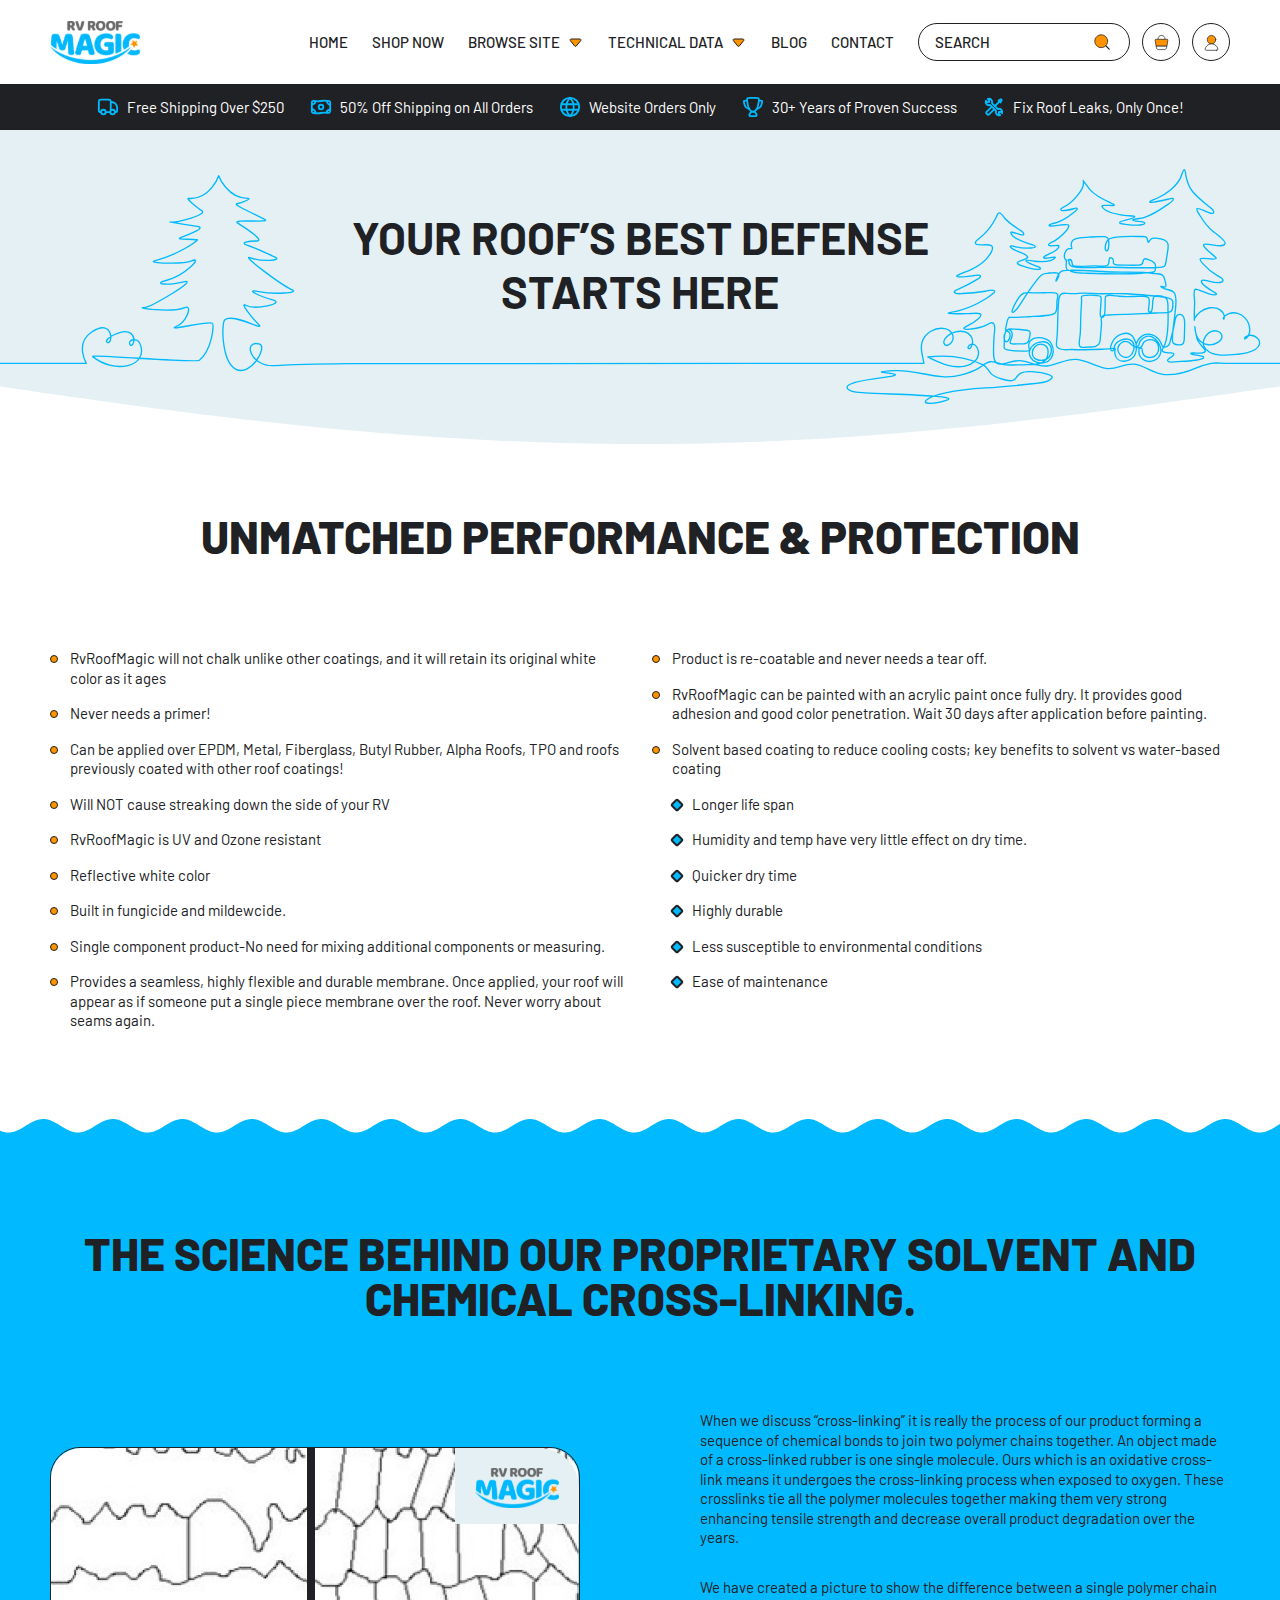
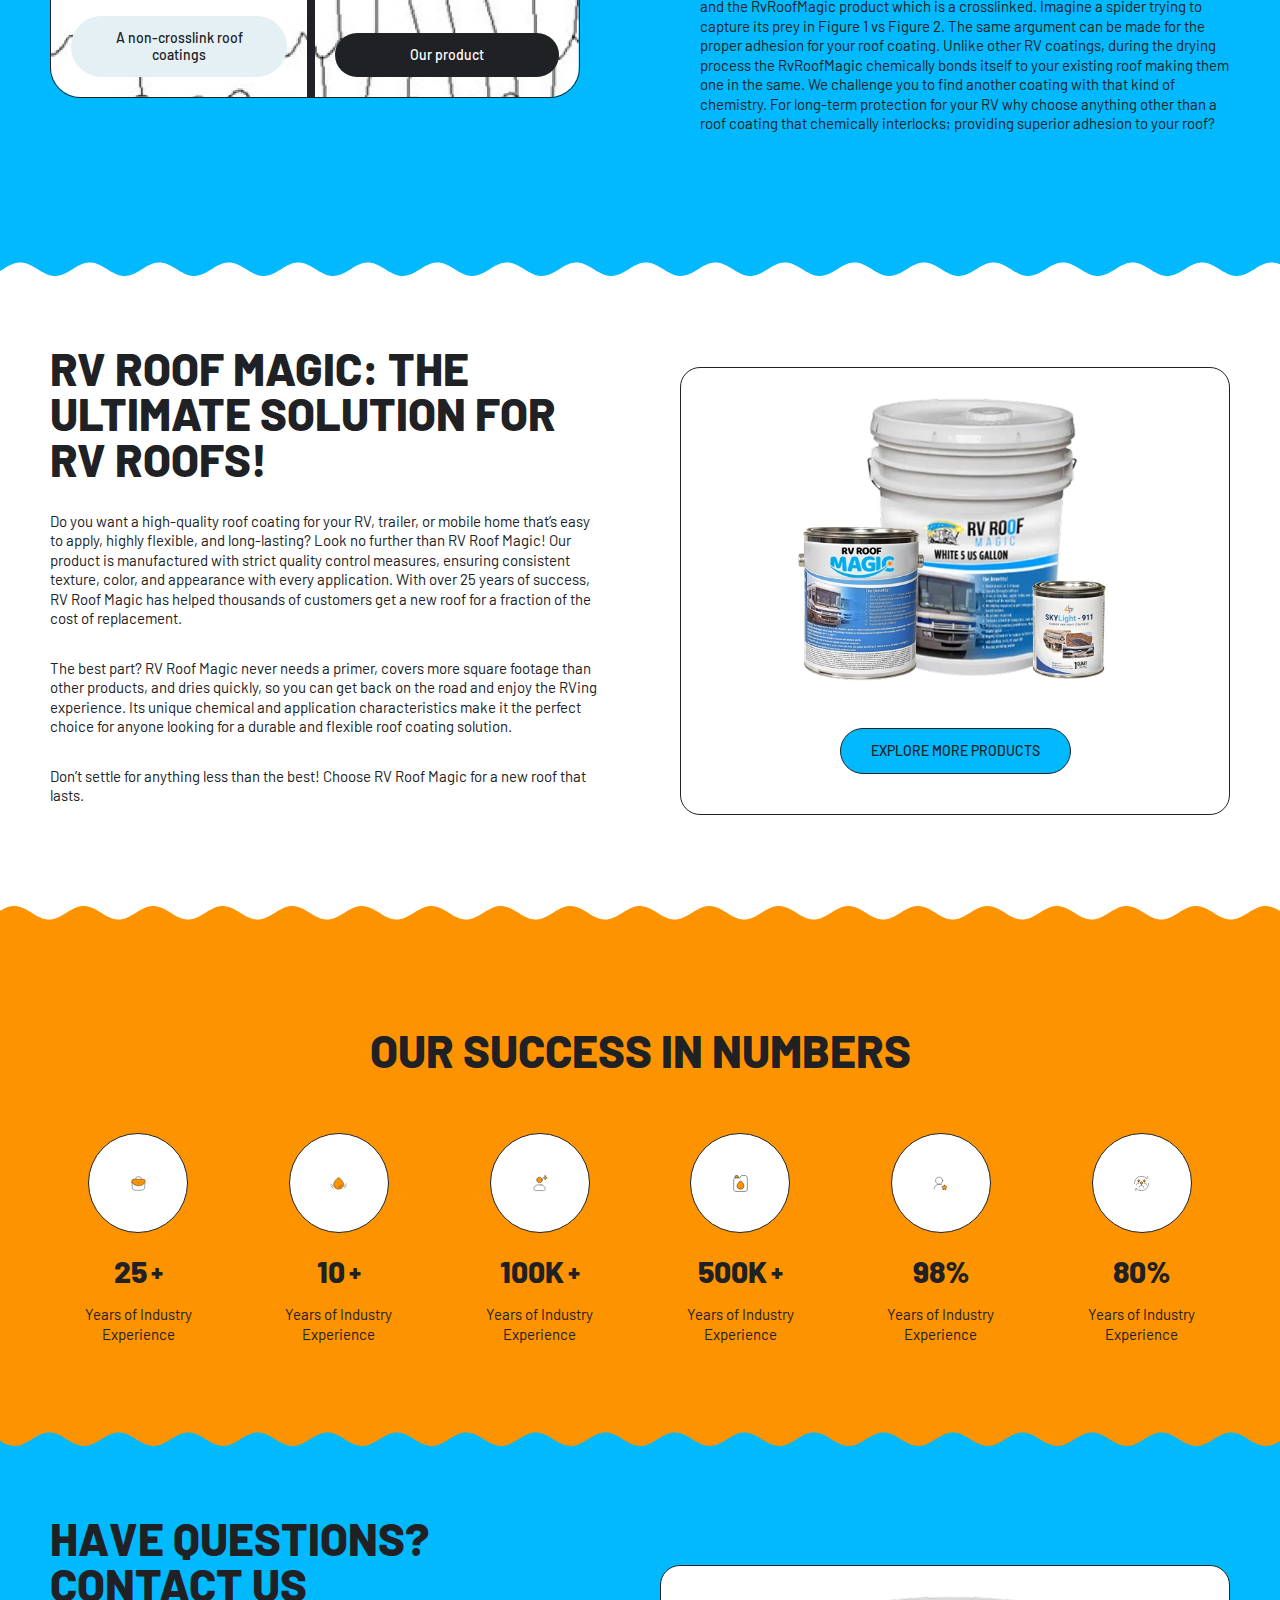
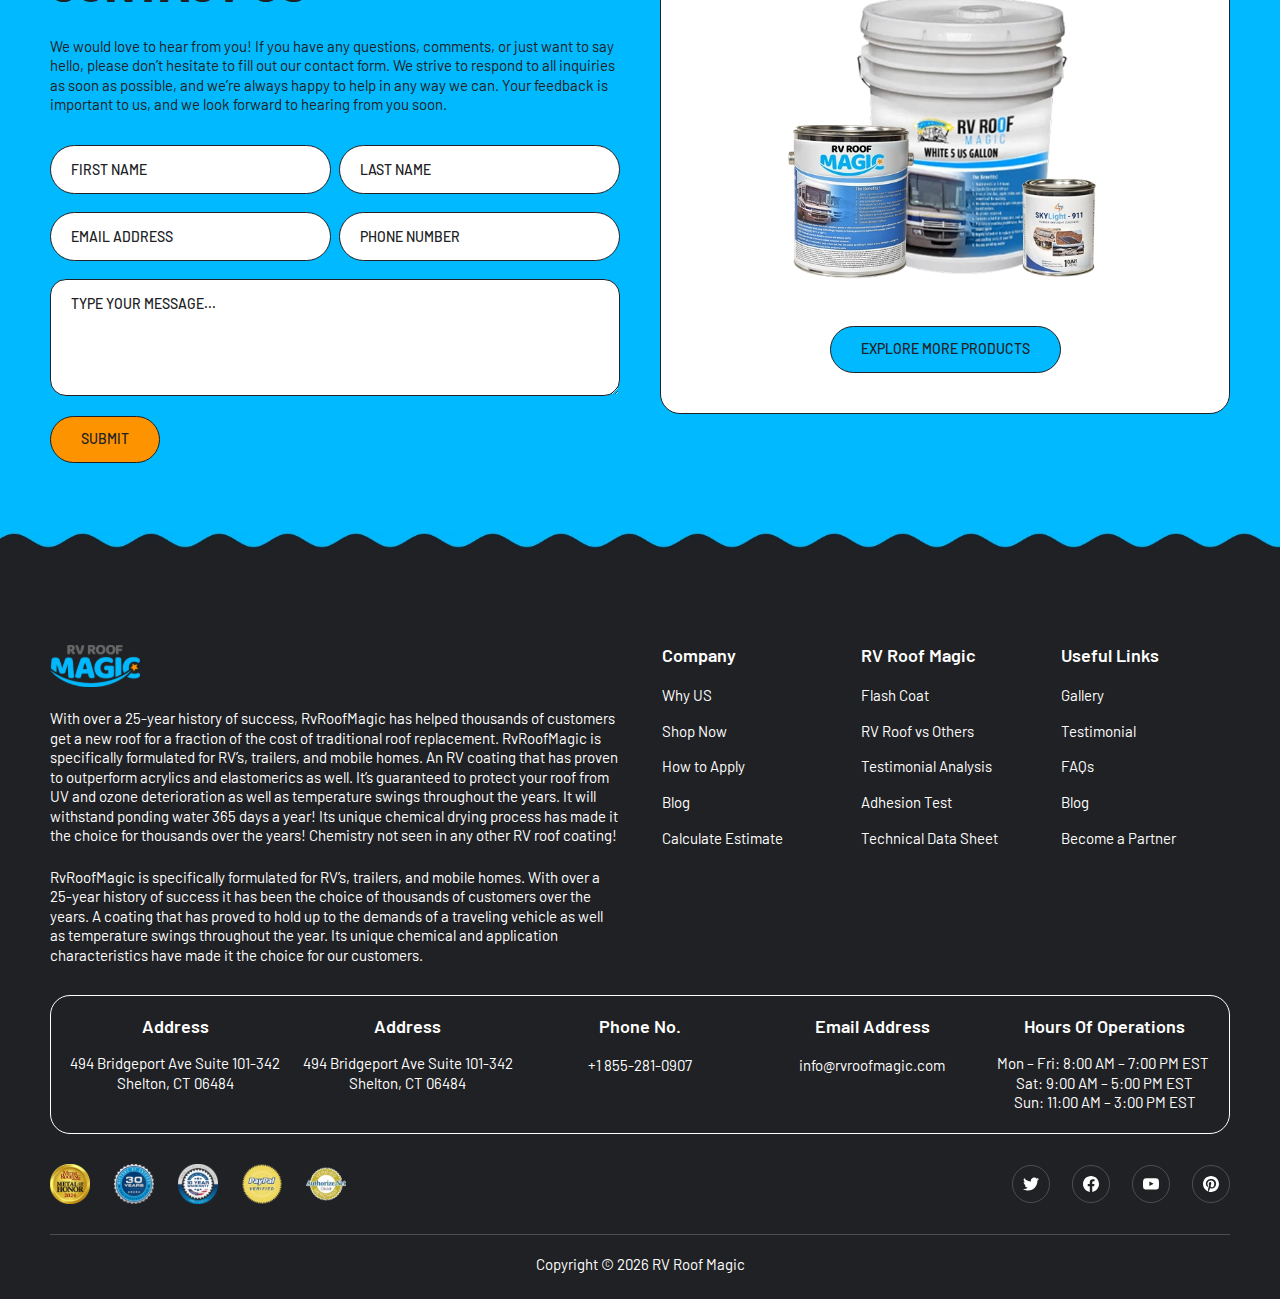
<file: about-us.html>
<!DOCTYPE html>
<html lang="en">

<head>
    <meta charset="UTF-8" />
    <meta name="viewport" content="width=device-width, initial-scale=1.0" />
    <!-- Favicon -->

    <title>RV Roof Magic - About Us</title>
    <!-- css links -->
    <link rel="stylesheet" href="./css/swiper-bundle.min.css" />
    <link rel="stylesheet" href="./css/root.css" />
    <link rel="stylesheet" href="./css/style.css" />
    <link rel="stylesheet" href="./css/responsive.css" />
</head>

<body class="aboutus">
    <header-component></header-component>

    <section class="banner hero-section m-lg mt_cover">
        <div class="bg-image masked"></div>
        <div class="hero-section-heading">
            <h1 class="m-0">Your Roof’s Best Defense Starts Here</h1>
        </div>
    </section>

    <section class="about-us two-column-sec">
        <div class="bg-white sec-padding overflow-hidden">
            <div class="container-fluid">
                <h2 class="m-0 sec-pb-80 font_extrabold text-uppercase text-center">Unmatched Performance & Protection
                </h2>
                <div class="d-grid">
                    <div class="column_5">
                        <div class="column-content">
                            <ul class="column-desc circle-list mt-0">
                                <li>
                                    <p>RvRoofMagic will not chalk unlike other coatings, and it will retain its original
                                        white color as it ages</p>
                                </li>
                                <li>
                                    <p>Never needs a primer!</p>
                                </li>
                                <li>
                                    <p>Can be applied over EPDM, Metal, Fiberglass, Butyl Rubber, Alpha Roofs, TPO and
                                        roofs previously coated with other roof coatings!</p>
                                </li>
                                <li>
                                    <p>Will NOT cause streaking down the side of your RV</p>
                                </li>
                                <li>
                                    <p>RvRoofMagic is UV and Ozone resistant</p>
                                </li>
                                <li>
                                    <p>Reflective white color</p>
                                </li>
                                <li>
                                    <p>Built in fungicide and mildewcide.</p>
                                </li>
                                <li>
                                    <p>Single component product-No need for mixing additional components or measuring.
                                    </p>
                                </li>
                                <li>
                                    <p>Provides a seamless, highly flexible and durable membrane. Once applied, your
                                        roof will appear as if someone put a single piece membrane over the roof. Never
                                        worry about seams again.</p>
                                </li>
                            </ul>
                        </div>
                    </div>
                    <div class="column_5">
                        <div class="column-content right">
                            <ul class="column-desc circle-list mt-0">
                                <li>
                                    <p>Product is re-coatable and never needs a tear off.</p>
                                </li>
                                <li>
                                    <p>RvRoofMagic can be painted with an acrylic paint once fully dry. It provides good
                                        adhesion and good color penetration. Wait 30 days after application before
                                        painting.</p>
                                </li>
                                <li>
                                    <p>Solvent based coating to reduce cooling costs; key benefits to solvent vs
                                        water-based coating</p>

                                    <ul class="stone-desc mt-0">
                                        <li>
                                            <p>Longer life span</p>
                                        </li>
                                        <li>
                                            <p>Humidity and temp have very little effect on dry time.</p>
                                        </li>
                                        <li>
                                            <p>Quicker dry time</p>
                                        </li>
                                        <li>
                                            <p>Highly durable</p>
                                        </li>
                                        <li>
                                            <p>Less susceptible to environmental conditions</p>
                                        </li>
                                        <li>
                                            <p>Ease of maintenance</p>
                                        </li>
                                    </ul>
                                </li>

                            </ul>
                        </div>
                    </div>
                </div>
            </div>
        </div>
    </section>

    <section class="cross-linking pattern blue transform">
        <div class="sec-padding overflow-hidden bg-blue">
            <div class="container-fluid">
                <h2 class="m-0 sec-pb-80 font_extrabold text-uppercase text-center">The science behind our proprietary
                    solvent and
                    chemical cross-linking.</h2>

                <div class="d-grid align_item_center">
                    <div class="cross-linking-img b-radius-40">
                        <div class="non-crosslink-img position-relative devider">
                            <img src="./images/cross-roof-img.webp" alt="" class="b_left_radius">
                            <a href="#" class="primary-btn bg-sky">A non-crosslink roof coatings</a>
                        </div>
                        <div class="crosslink-img position-relative">
                            <span class="corner-logo">
                                <img src="./images/rv-roof-magic-logo.svg" alt="rv-roof-magic">
                            </span>
                            <img src="./images/after-cross-roof-img.webp" alt="" class="b_right_radius">
                            <a href="#" class="primary-btn bg-theme-black text-white">Our product</a>
                        </div>
                    </div>
                    <div class="section-title">
                        <p class="text-theme-black">When we discuss “cross-linking” it is really the process of our
                            product forming a sequence of chemical bonds to join two polymer chains together. An object
                            made of a cross-linked rubber is one single molecule. Ours which is an oxidative cross-link
                            means it undergoes the cross-linking process when exposed to oxygen. These crosslinks tie
                            all the polymer molecules together making them very strong enhancing tensile strength and
                            decrease overall product degradation over the years.</p>
                        <p class="text-theme-black">We have created a picture to show the difference between a single
                            polymer chain and the RvRoofMagic product which is a crosslinked. Imagine a spider trying to
                            capture its prey in Figure 1 vs Figure 2. The same argument can be made for the proper
                            adhesion for your roof coating. Unlike other RV coatings, during the drying process the
                            RvRoofMagic chemically bonds itself to your existing roof making them one in the same. We
                            challenge you to find another coating with that kind of chemistry. For long-term protection
                            for your RV why choose anything other than a roof coating that chemically interlocks;
                            providing superior adhesion to your roof?</p>
                    </div>
                </div>
            </div>
        </div>
    </section>

    <section class="content-image-sec">
        <div class="sec-padding overflow-hidden bg-white">
            <div class="container-fluid">
                <div class="d-grid align_item_center">
                    <div class="section-title">
                        <h2 class="m-0 text-theme-black">RV Roof Magic: The Ultimate
                            Solution for RV Roofs!</h2>
                        <p class="text-theme-black">Do you want a high-quality roof coating for your RV, trailer, or
                            mobile
                            home that’s easy to apply, highly flexible, and long-lasting? Look no further than RV Roof
                            Magic! Our product is manufactured with strict quality control measures, ensuring consistent
                            texture, color, and appearance with every application. With over 25 years of success, RV
                            Roof Magic has helped thousands of customers get a new roof for a fraction of the cost of
                            replacement.</p>
                        <p class="text-theme-black">The best part? RV Roof Magic never needs a primer, covers more
                            square
                            footage than other products, and dries quickly, so you can get back on the road and enjoy
                            the RVing experience. Its unique chemical and application characteristics make it the
                            perfect choice for anyone looking for a durable and flexible roof coating solution.</p>
                        <p class="text-theme-black">Don’t settle for anything less than the best! Choose RV Roof Magic
                            for a
                            new roof that lasts.</p>
                    </div>
                    <div class="contact-img b-radius-40 text-center">
                        <img src="./images/c-product-img.webp" alt="product-image" class="">
                        <a href="#" class="primary-btn bg-blue">Explore More Products</a>
                    </div>
                </div>
            </div>
        </div>
    </section>

    <section class="success-numbers pattern orange transform">
        <div class="sec-pt-80 sec-pb-120 bg-orange overflow-hidden">
            <div class="container-fluid">
                <h2 class="m-0 sec-pb-80 font_extrabold text-uppercase text-center">Our Success in Numbers</h2>
                <div class="d-grid">
                    <div class="our-num-item">
                        <div class="circle-icon">
                            <img src="./images/briefcase.svg" alt="">
                        </div>
                        <div class="counter-item">
                            <h3 class="mt-0 mb-20 font_extrabold text-center">25<sub>+</sub></h3>
                            <p class="m-0">Years of Industry Experience</p>
                        </div>
                    </div>
                    <div class="our-num-item">
                        <div class="circle-icon">
                            <img src="./images/droplet.svg" alt="">
                        </div>
                        <div class="counter-item">
                            <h3 class="mt-0 mb-20 font_extrabold text-center">10<sub>+</sub></h3>
                            <p class="m-0">Years of Industry Experience</p>
                        </div>
                    </div>
                    <div class="our-num-item">
                        <div class="circle-icon">
                            <img src="./images/user-group-03.svg" alt="">
                        </div>
                        <div class="counter-item">
                            <h3 class="mt-0 mb-20 font_extrabold text-center">100K<sub>+</sub></h3>
                            <p class="m-0">Years of Industry Experience</p>
                        </div>
                    </div>
                    <div class="our-num-item">
                        <div class="circle-icon">
                            <img src="./images/gallons.svg" alt="">
                        </div>
                        <div class="counter-item">
                            <h3 class="mt-0 mb-20 font_extrabold text-center">500K<sub>+</sub></h3>
                            <p class="m-0">Years of Industry Experience</p>
                        </div>
                    </div>
                    <div class="our-num-item">
                        <div class="circle-icon">
                            <img src="./images/user-star-01.svg" alt="">
                        </div>
                        <div class="counter-item">
                            <h3 class="mt-0 mb-20 font_extrabold text-center">98%</h3>
                            <p class="m-0">Years of Industry Experience</p>
                        </div>
                    </div>
                    <div class="our-num-item">
                        <div class="circle-icon">
                            <img src="./images/refresh.svg" alt="">
                        </div>
                        <div class="counter-item">
                            <h3 class="mt-0 mb-20 font_extrabold text-center">80%</h3>
                            <p class="m-0">Years of Industry Experience</p>
                        </div>
                    </div>
                </div>
            </div>
        </div>
    </section>

    <contact-us></contact-us>
    <footer-component></footer-component>

    <!-- js script links -->
    <script src="./js/jquery-3.7.1.min.js"></script>
    <script src="./js/swiper-bundle.min.js"></script>
    <script src="./js/custom.js"></script>

    <script src="./js/ContactUs.js"></script>
    <script src="header.js"></script>
    <script src="footer.js"></script>
</body>

</html>
</file>
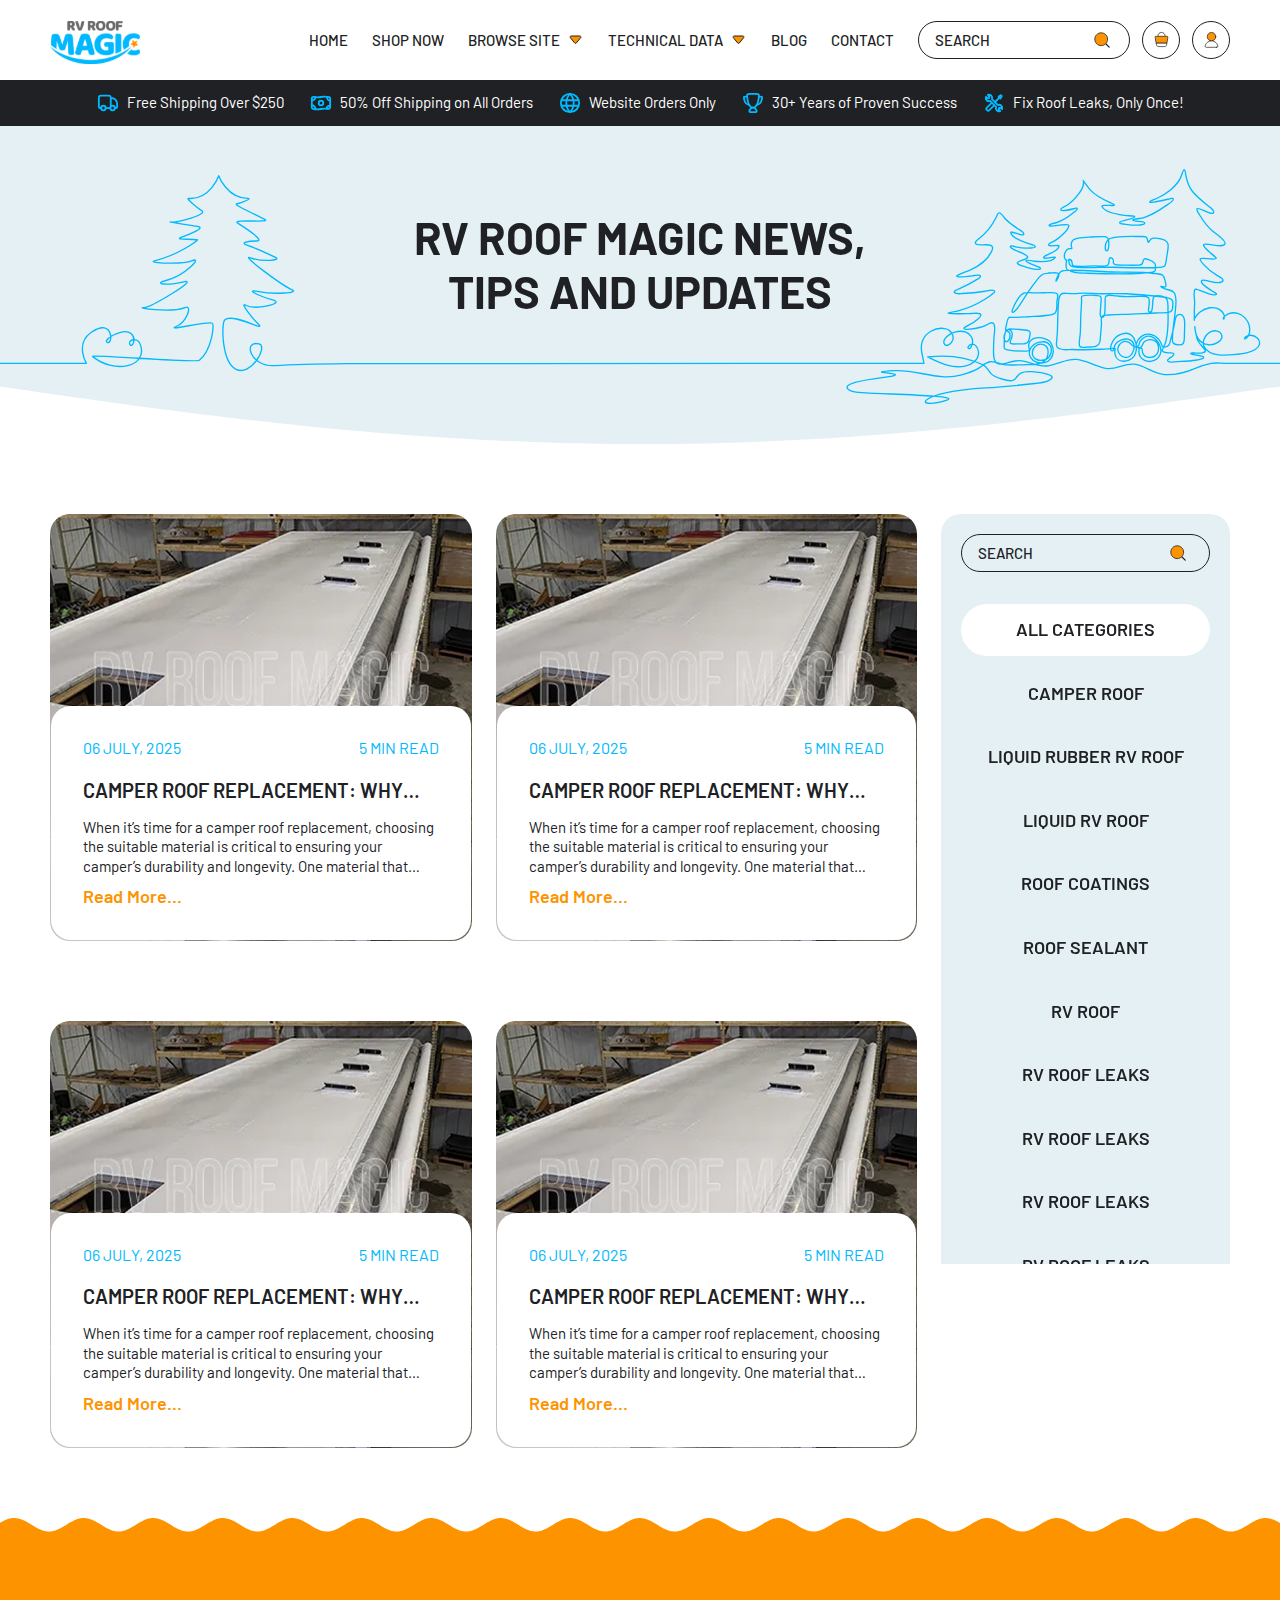
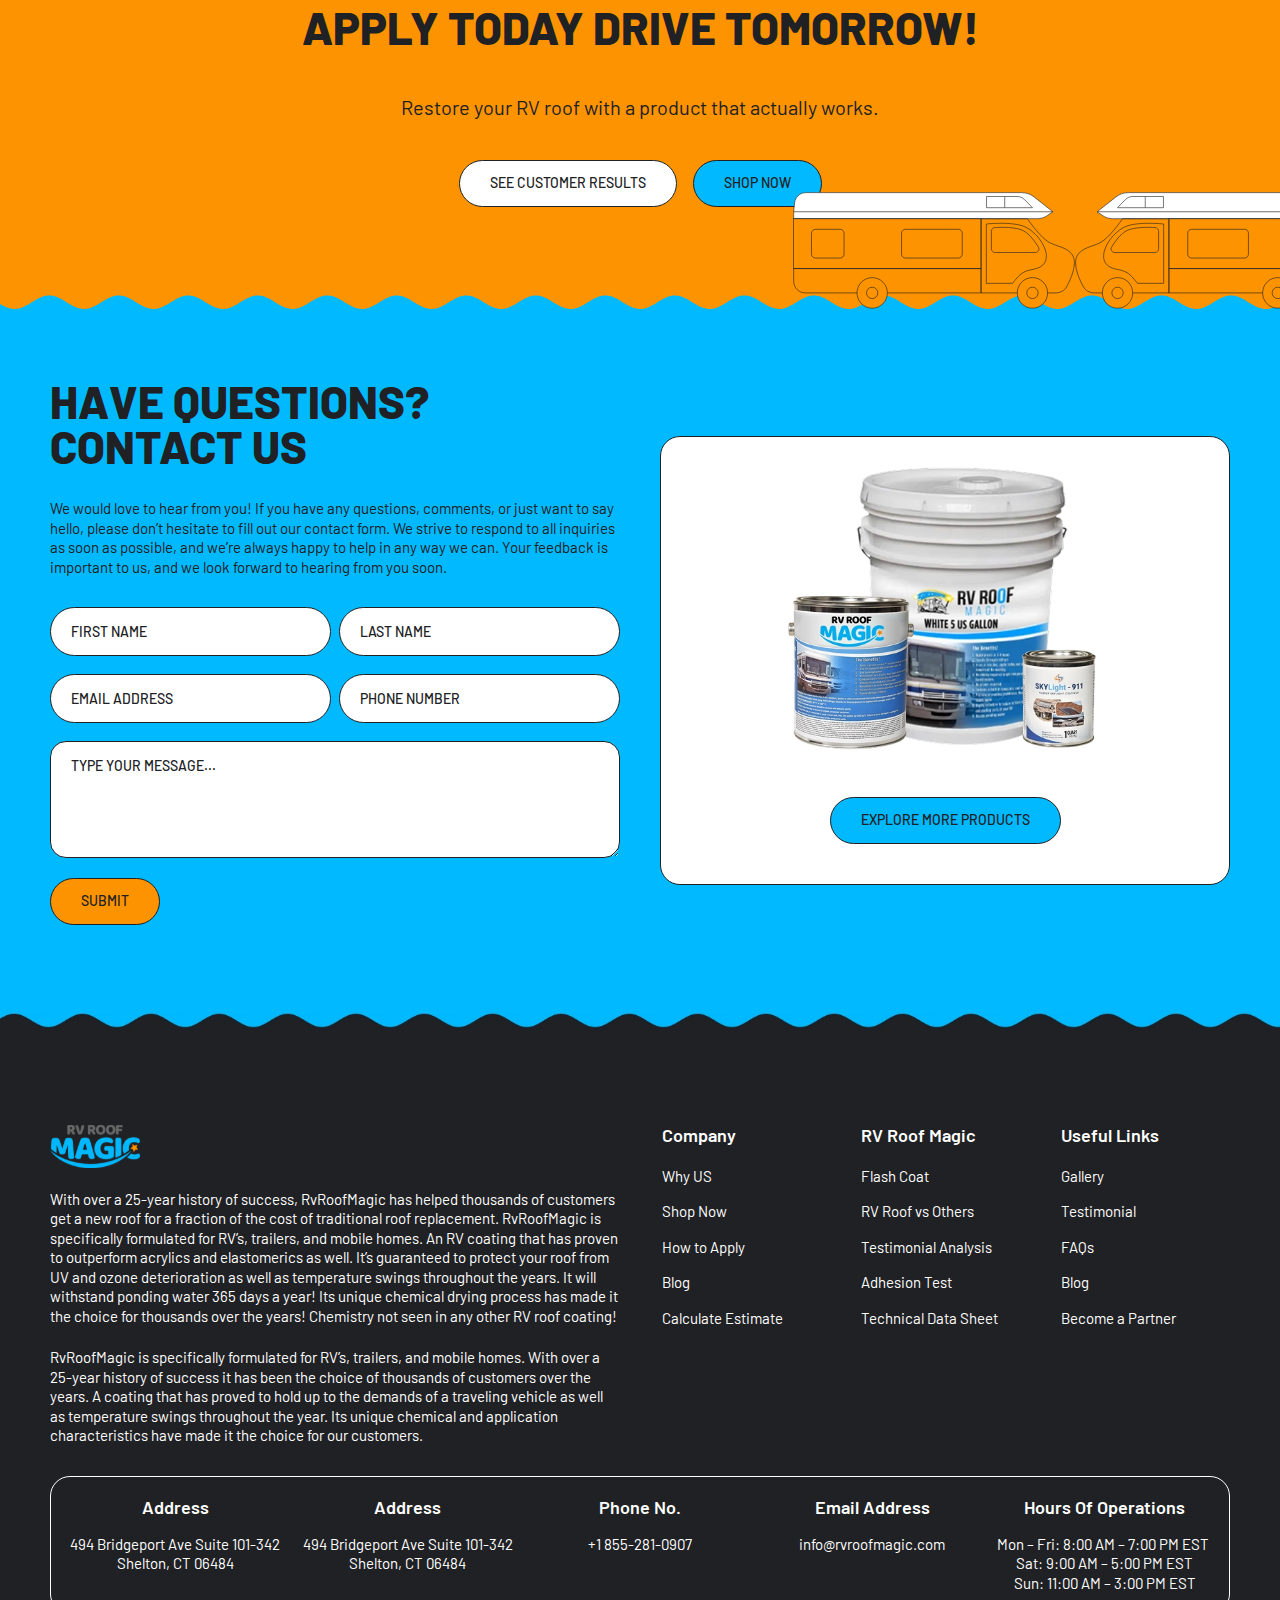
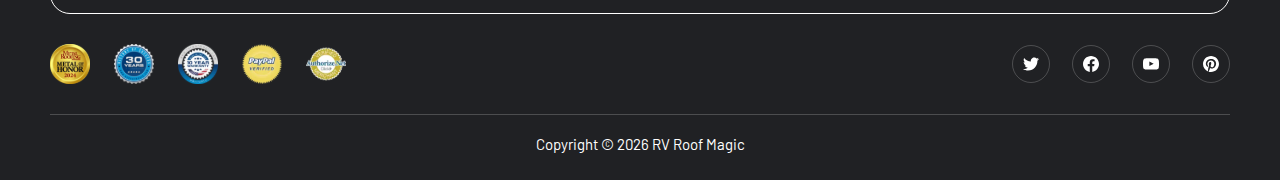
<file: blog.html>
<html lang="en">

<head>
    <meta charset="UTF-8" />
    <meta name="viewport" content="width=device-width, initial-scale=1.0" />
    <!-- Favicon -->

    <title>Blog - RV Roof Magic</title>
    <!-- css links -->
    <link rel="stylesheet" href="./css/swiper-bundle.min.css" />
    <link rel="stylesheet" href="./css/root.css" />
    <link rel="stylesheet" href="./css/style.css" />
    <link rel="stylesheet" href="./css/responsive.css" />
</head>

<body>
    <header-component></header-component>
    <div class="blog">
        <section class="banner hero-section m-lg mt_cover">
            <div class="bg-image masked"></div>
            <div class="hero-section-heading">
                <h1 class="m-0">RV Roof Magic News, Tips and Updates</h1>
            </div>
        </section>

        <section class="blog-listing">
            <div class="bg-white sec-padding">
                <div class="container-fluid">
                    <div class="blog-listing-wrapper">
                        <div class="blogs-inner-wrap d-grid">
                            <a class="blog-item" href="blog-detail.html">
                                <div class="blog-img b-radius-40">
                                    <img src="./images/blog-img.webp" alt="blog-image"
                                        class="blog_img b-radius-40 border-1">
                                </div>
                                <div class="blog-content-overlay b-radius-40">
                                    <div class="blog-date-time">
                                        <span class="b-date">06 july, 2025</span>
                                        <span class="b-time">5 min read</span>
                                    </div>
                                    <div class="blog-text">
                                        <h3 class="text32 mb-20 mt-0 text-uppercase font_sbold review-text b_name">
                                            Camper Roof Replacement:
                                            Why EDPM Roofing Stands Out</h3>
                                        <p class="mb-0 mt-20 review-text">When it’s time for a camper roof replacement,
                                            choosing the suitable material is critical to ensuring your camper’s
                                            durability and longevity. One material that stands out is EPDM (Ethylene
                                            Propylene Diene Monomer) rubber roofing. Widely used in the RV and roofing
                                            industries, EPDM offers flexibility, weather resistance, and
                                            cost-effectiveness, making it a top choice for
                                        </p>
                                        <span class="read-more-link">Read More...</span>
                                    </div>
                                </div>
                            </a>
                            <a class="blog-item" href="blog-detail.html">
                                <div class="blog-img b-radius-40">
                                    <img src="./images/blog-img.webp" alt="blog-image"
                                        class="blog_img b-radius-40 border-1">
                                </div>
                                <div class="blog-content-overlay b-radius-40">
                                    <div class="blog-date-time">
                                        <span class="b-date">06 july, 2025</span>
                                        <span class="b-time">5 min read</span>
                                    </div>
                                    <div class="blog-text">
                                        <h3 class="text32 mb-20 mt-0 text-uppercase font_sbold review-text b_name">
                                            Camper Roof Replacement:
                                            Why EDPM Roofing Stands Out</h3>
                                        <p class="mb-0 mt-20 review-text">When it’s time for a camper roof replacement,
                                            choosing the suitable material is critical to ensuring your camper’s
                                            durability and longevity. One material that stands out is EPDM (Ethylene
                                            Propylene Diene Monomer) rubber roofing. Widely used in the RV and roofing
                                            industries, EPDM offers flexibility, weather resistance, and
                                            cost-effectiveness, making it a top choice for
                                        </p>
                                        <span class="read-more-link">Read More...</span>
                                    </div>
                                </div>
                            </a>
                            <a class="blog-item" href="blog-detail.html">
                                <div class="blog-img b-radius-40">
                                    <img src="./images/blog-img.webp" alt="blog-image"
                                        class="blog_img b-radius-40 border-1">
                                </div>
                                <div class="blog-content-overlay b-radius-40">
                                    <div class="blog-date-time">
                                        <span class="b-date">06 july, 2025</span>
                                        <span class="b-time">5 min read</span>
                                    </div>
                                    <div class="blog-text">
                                        <h3 class="text32 mb-20 mt-0 text-uppercase font_sbold review-text b_name">
                                            Camper Roof Replacement:
                                            Why EDPM Roofing Stands Out</h3>
                                        <p class="mb-0 mt-20 review-text">When it’s time for a camper roof replacement,
                                            choosing the suitable material is critical to ensuring your camper’s
                                            durability and longevity. One material that stands out is EPDM (Ethylene
                                            Propylene Diene Monomer) rubber roofing. Widely used in the RV and roofing
                                            industries, EPDM offers flexibility, weather resistance, and
                                            cost-effectiveness, making it a top choice for
                                        </p>
                                        <span class="read-more-link">Read More...</span>
                                    </div>
                                </div>
                            </a>
                            <a class="blog-item" href="blog-detail.html">
                                <div class="blog-img b-radius-40">
                                    <img src="./images/blog-img.webp" alt="blog-image"
                                        class="blog_img b-radius-40 border-1">
                                </div>
                                <div class="blog-content-overlay b-radius-40">
                                    <div class="blog-date-time">
                                        <span class="b-date">06 july, 2025</span>
                                        <span class="b-time">5 min read</span>
                                    </div>
                                    <div class="blog-text">
                                        <h3 class="text32 mb-20 mt-0 text-uppercase font_sbold review-text b_name">
                                            Camper Roof Replacement:
                                            Why EDPM Roofing Stands Out</h3>
                                        <p class="mb-0 mt-20 review-text">When it’s time for a camper roof replacement,
                                            choosing the suitable material is critical to ensuring your camper’s
                                            durability and longevity. One material that stands out is EPDM (Ethylene
                                            Propylene Diene Monomer) rubber roofing. Widely used in the RV and roofing
                                            industries, EPDM offers flexibility, weather resistance, and
                                            cost-effectiveness, making it a top choice for
                                        </p>
                                        <span class="read-more-link">Read More...</span>
                                    </div>
                                </div>
                            </a>
                        </div>
                        <div class="right-sidebar">
                            <div class="inner-sidebar b-radius-40 border-1">
                                <input type="text" class="menu_icon search-input" id="searchbar" placeholder="Search">
                                <ul class="category-list mb-0 p-0">
                                    <li class="active">
                                        <h4 class="m-0">All Categories</h4>
                                    </li>
                                    <li>
                                        <h4 class="m-0">Camper Roof</h4>
                                    </li>
                                    <li>
                                        <h4 class="m-0">Liquid Rubber RV Roof</h4>
                                    </li>
                                    <li>
                                        <h4 class="m-0">Liquid RV Roof</h4>
                                    </li>
                                    <li>
                                        <h4 class="m-0">Roof Coatings</h4>
                                    </li>
                                    <li>
                                        <h4 class="m-0">Roof Sealant</h4>
                                    </li>
                                    <li>
                                        <h4 class="m-0">Rv Roof</h4>
                                    </li>
                                    <li>
                                        <h4 class="m-0">Rv Roof Leaks </h4>
                                    </li>
                                    <li>
                                        <h4 class="m-0">Rv Roof Leaks </h4>
                                    </li>
                                    <li>
                                        <h4 class="m-0">Rv Roof Leaks </h4>
                                    </li>
                                    <li>
                                        <h4 class="m-0">Rv Roof Leaks </h4>
                                    </li>
                                    <li>
                                        <h4 class="m-0">Rv Roof Leaks </h4>
                                    </li>
                                </ul>
                            </div>
                            <div class="inner-sidebar shop-box b-radius-40 border-1">
                                <div class="shop-image">
                                    <img src="./images/product-shop-01.svg" alt="product-shop">
                                </div>
                                <div class="shop-name b-radius-40">
                                    <h4 class="text-uppercase mt-0 mb-20">RV Roof Magic 1 Gallon</h4>
                                    <a href="#" class="primary-btn bg-blue">Shop Now</a>
                                </div>
                            </div>
                        </div>
                    </div>
                </div>
            </div>
        </section>

        <section class="see-results warranty-banner position-relative pattern orange transform">
            <div class="bg-orange">
                <div class="sec-pt-40 sec-pb-80">
                    <div class="container-fluid">
                        <div class="warranty-content">
                            <h2 class="fw_normal m-0 font_extrabold text-uppercase">APPLY TODAY DRIVE TOMORROW!</h2>
                            <p class="text-theme-black text32">Restore your RV roof with a product that actually works.
                            </p>
                            <div class="btn-wrap">
                                <a href="#" class="primary-btn bg-white">See Customer Results</a>
                                <a href="#" class="primary-btn bg-blue">Shop Now</a>
                            </div>
                        </div>
                    </div>
                </div>
                <img src="./images/van.svg" alt="truck" class="van-img left">
                <img src="./images/van.svg" alt="truck" class="van-img right">
            </div>
        </section>

        <contact-us></contact-us>
    </div>

    <footer-component></footer-component>

    <!-- js script links -->
    <script src="./js/jquery-3.7.1.min.js"></script>
    <script src="./js/swiper-bundle.min.js"></script>
    <script src="./js/custom.js"></script>

    <script src="./js/ContactUs.js"></script>
    <script src="header.js"></script>
    <script src="footer.js"></script>
</body>

</html>
</file>
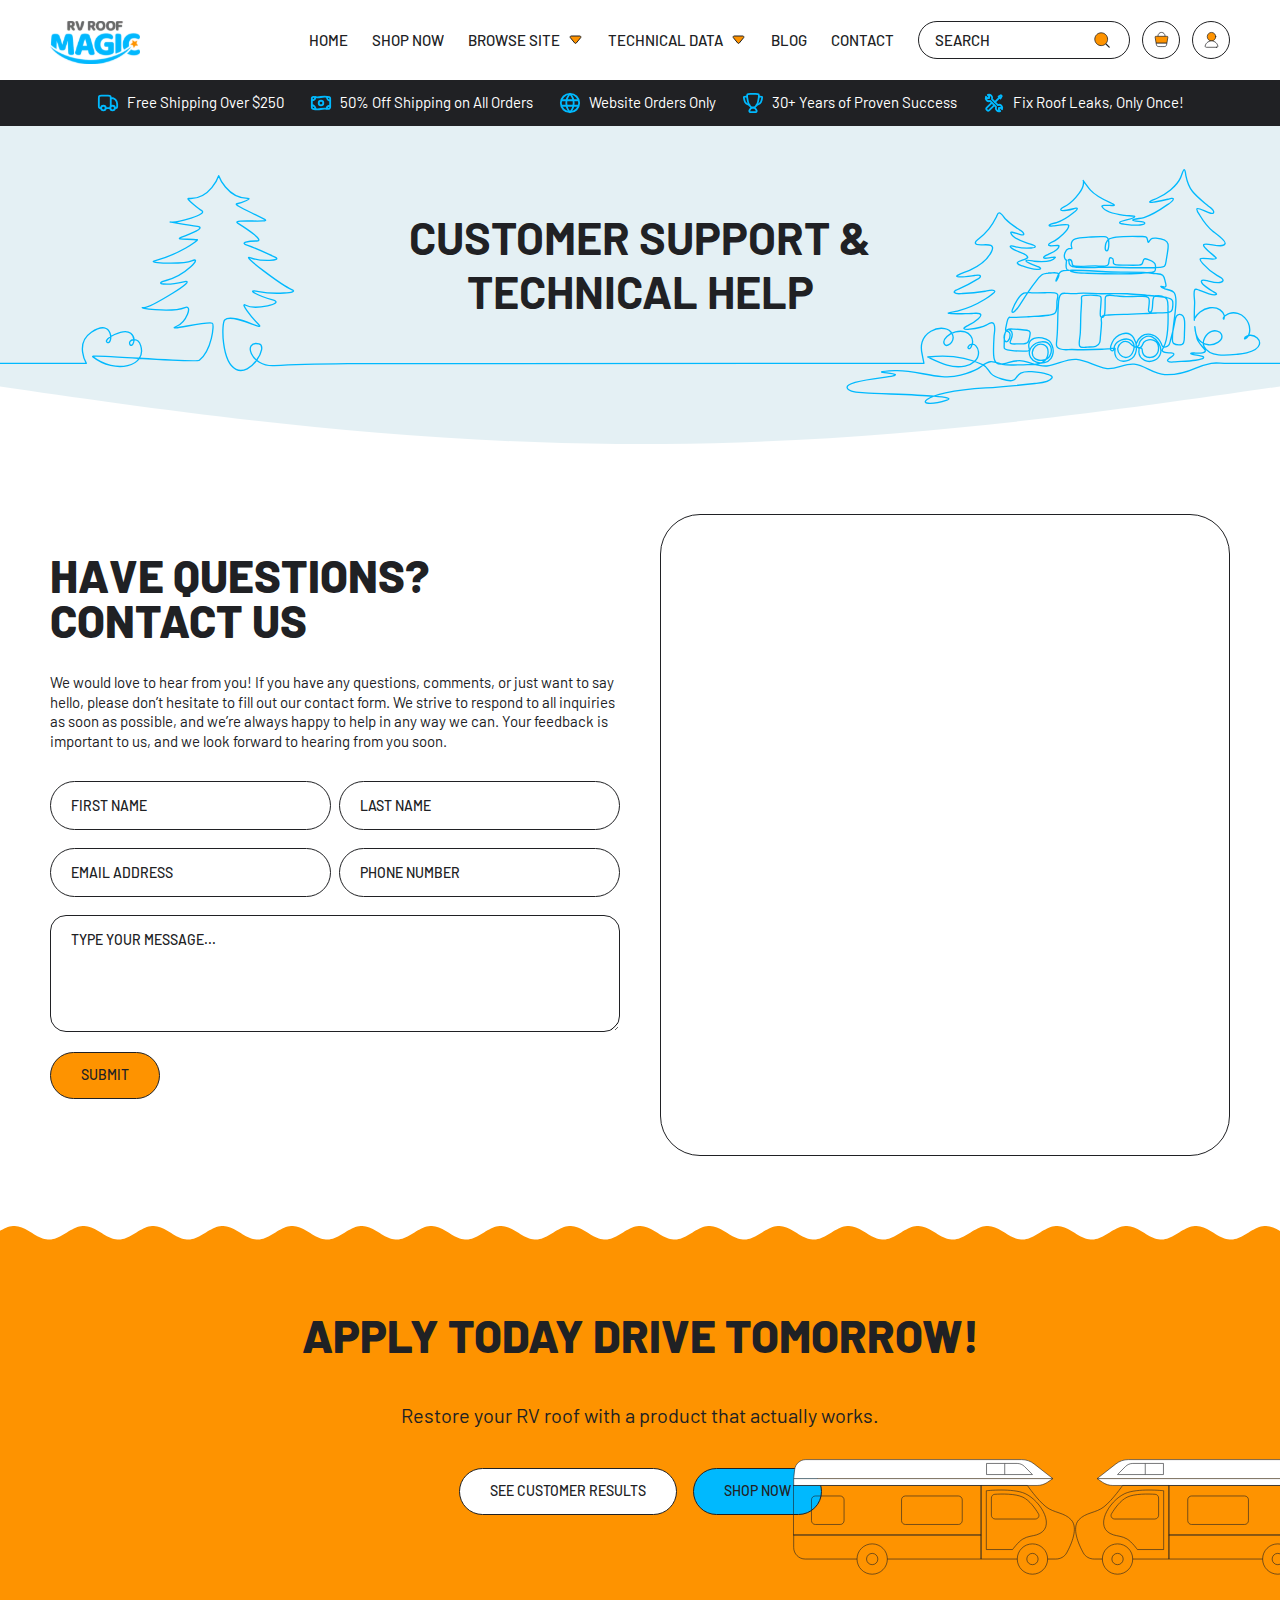
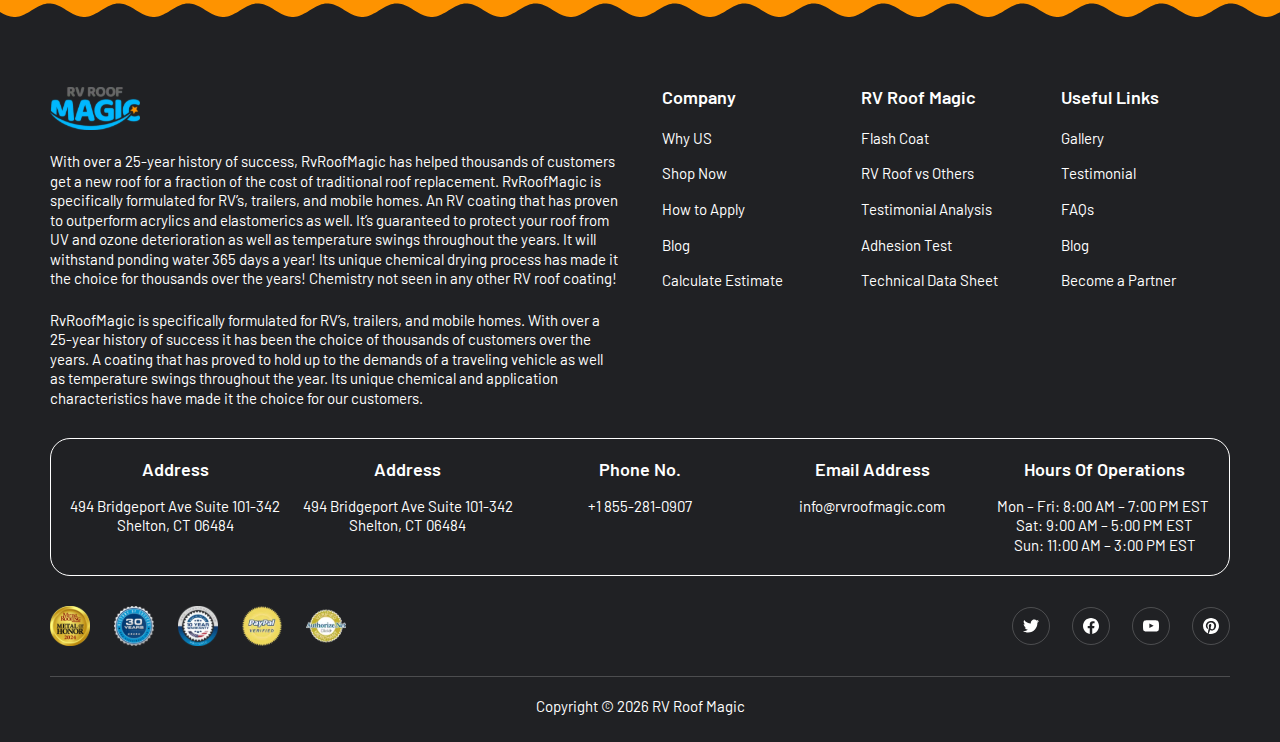
<file: contact-us.html>
<html lang="en">

<head>
    <meta charset="UTF-8" />
    <meta name="viewport" content="width=device-width, initial-scale=1.0" />
    <!-- Favicon -->

    <title>Contact Us - RV Roof Magic</title>
    <!-- css links -->
    <link rel="stylesheet" href="./css/swiper-bundle.min.css" />
    <link rel="stylesheet" href="./css/root.css" />
    <link rel="stylesheet" href="./css/style.css" />
    <link rel="stylesheet" href="./css/responsive.css" />
</head>

<body>
    <header-component></header-component>
    <div class="contactus">
        <section class="banner hero-section m-lg mt_cover">
            <div class="bg-image masked"></div>
            <div class="hero-section-heading">
                <h1 class="m-0">Customer Support & Technical Help</h1>
            </div>
        </section>

        <section class="have-questions">
            <div class="bg-white sec-padding">
                <div class="container-fluid">
                    <div class="d-grid align_item_center">
                        <div class="section-content">
                            <div class="section-title">
                                <h2 class="m-0">Have Questions? Contact Us</h2>
                                <p class="">We would love to hear from you! If you have any questions, comments, or just
                                    want to
                                    say
                                    hello, please don’t hesitate to fill out our contact form. We strive to respond to
                                    all
                                    inquiries as soon as possible, and we’re always happy to help in any way we can.
                                    Your
                                    feedback is important to us, and we look forward to hearing from you soon.</p>
                            </div>
                            <form action="" class="contact-form">
                                <div class="form-grid d-grid">
                                    <div class="form-group">
                                        <input type="text" class="form-field" placeholder="First Name" name="firstname"
                                            required="">
                                    </div>
                                    <div class="form-group">
                                        <input type="text" class="form-field" placeholder="Last Name" name="lastname"
                                            required="">
                                    </div>
                                    <div class="form-group">
                                        <input type="email" class="form-field" placeholder="Email Address" name="email"
                                            required="">
                                    </div>
                                    <div class="form-group">
                                        <input type="tel" class="form-field" placeholder="Phone Number" name="phone"
                                            required="">
                                    </div>
                                    <textarea name="message" placeholder="Type your message..." rows="5"
                                        required=""></textarea>
                                </div>
                                <a href="#" class="primary-btn">Submit</a>

                            </form>
                        </div>

                        <div class="our-location">
                            <iframe
                                src="https://www.google.com/maps/embed?pb=!1m16!1m12!1m3!1d2996.218892822792!2d-73.09083548759634!3d41.32585329968897!2m3!1f0!2f0!3f0!3m2!1i1024!2i768!4f13.1!2m1!1s%F0%9F%8C%8E%20Map%20Maker%3A%20Shelton%2C%20CT%2006484%20(Blue%20Water)!5e0!3m2!1sen!2sin!4v1755671085112!5m2!1sen!2sin"
                                width="790" height="642" allowfullscreen="" loading="lazy"
                                referrerpolicy="no-referrer-when-downgrade"></iframe>
                        </div>
                    </div>
                </div>
            </div>
        </section>


        <section class="see-results warranty-banner position-relative pattern orange transform hide">
            <div class="bg-orange">
                <div class="sec-pt-40 sec-pb-80">
                    <div class="container-fluid">
                        <div class="warranty-content">
                            <h2 class="fw_normal m-0 font_extrabold text-uppercase">APPLY TODAY DRIVE TOMORROW!</h2>
                            <p class="text-theme-black text32">Restore your RV roof with a product that actually works.
                            </p>
                            <div class="btn-wrap">
                                <a href="#" class="primary-btn bg-white">See Customer Results</a>
                                <a href="#" class="primary-btn bg-blue">Shop Now</a>
                            </div>
                        </div>
                    </div>
                </div>
                <img src="./images/van.svg" alt="truck" class="van-img left">
                <img src="./images/van.svg" alt="truck" class="van-img right">
            </div>
        </section>


    </div>

    <footer-component class="with-orange"></footer-component>

    <!-- js script links -->
    <script src="./js/jquery-3.7.1.min.js"></script>
    <script src="./js/swiper-bundle.min.js"></script>
    <script src="./js/custom.js"></script>

    <script src="./js/ContactUs.js"></script>
    <script src="header.js"></script>
    <script src="footer.js"></script>
</body>

</html>
</file>
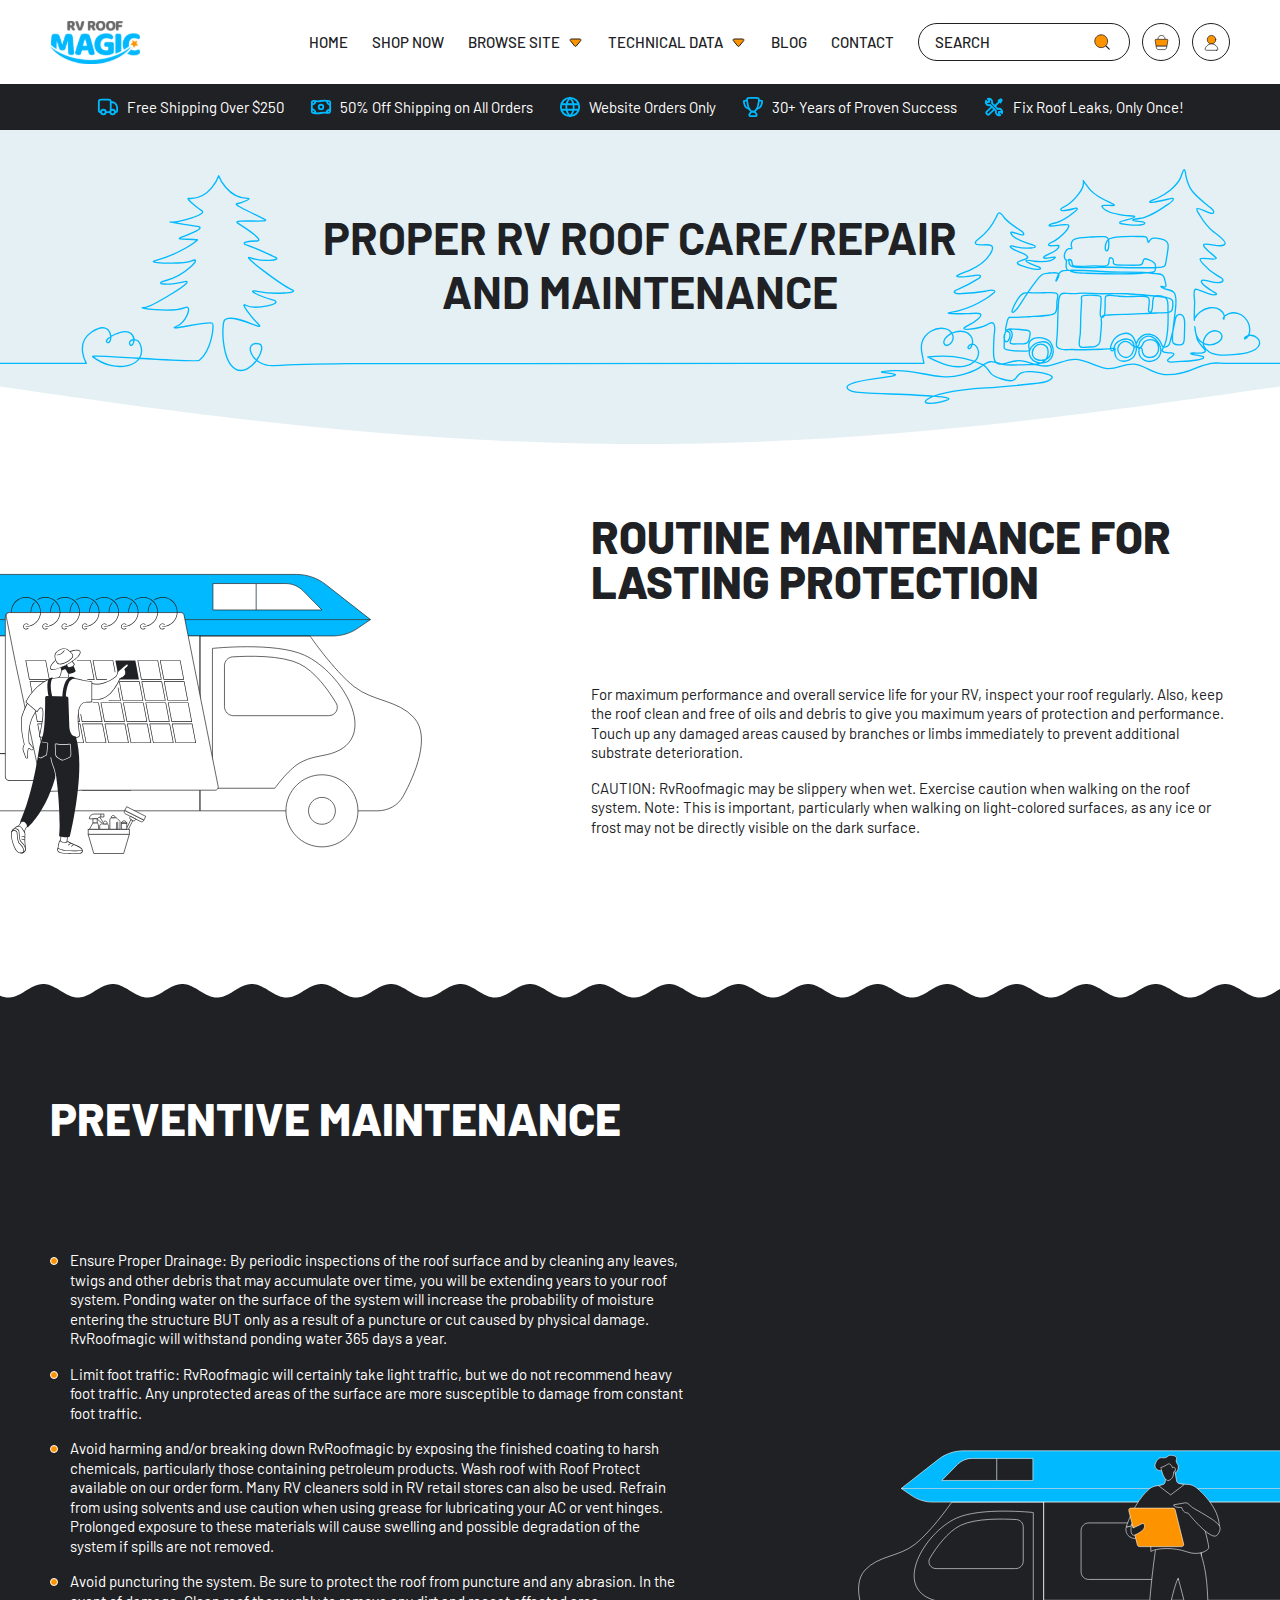
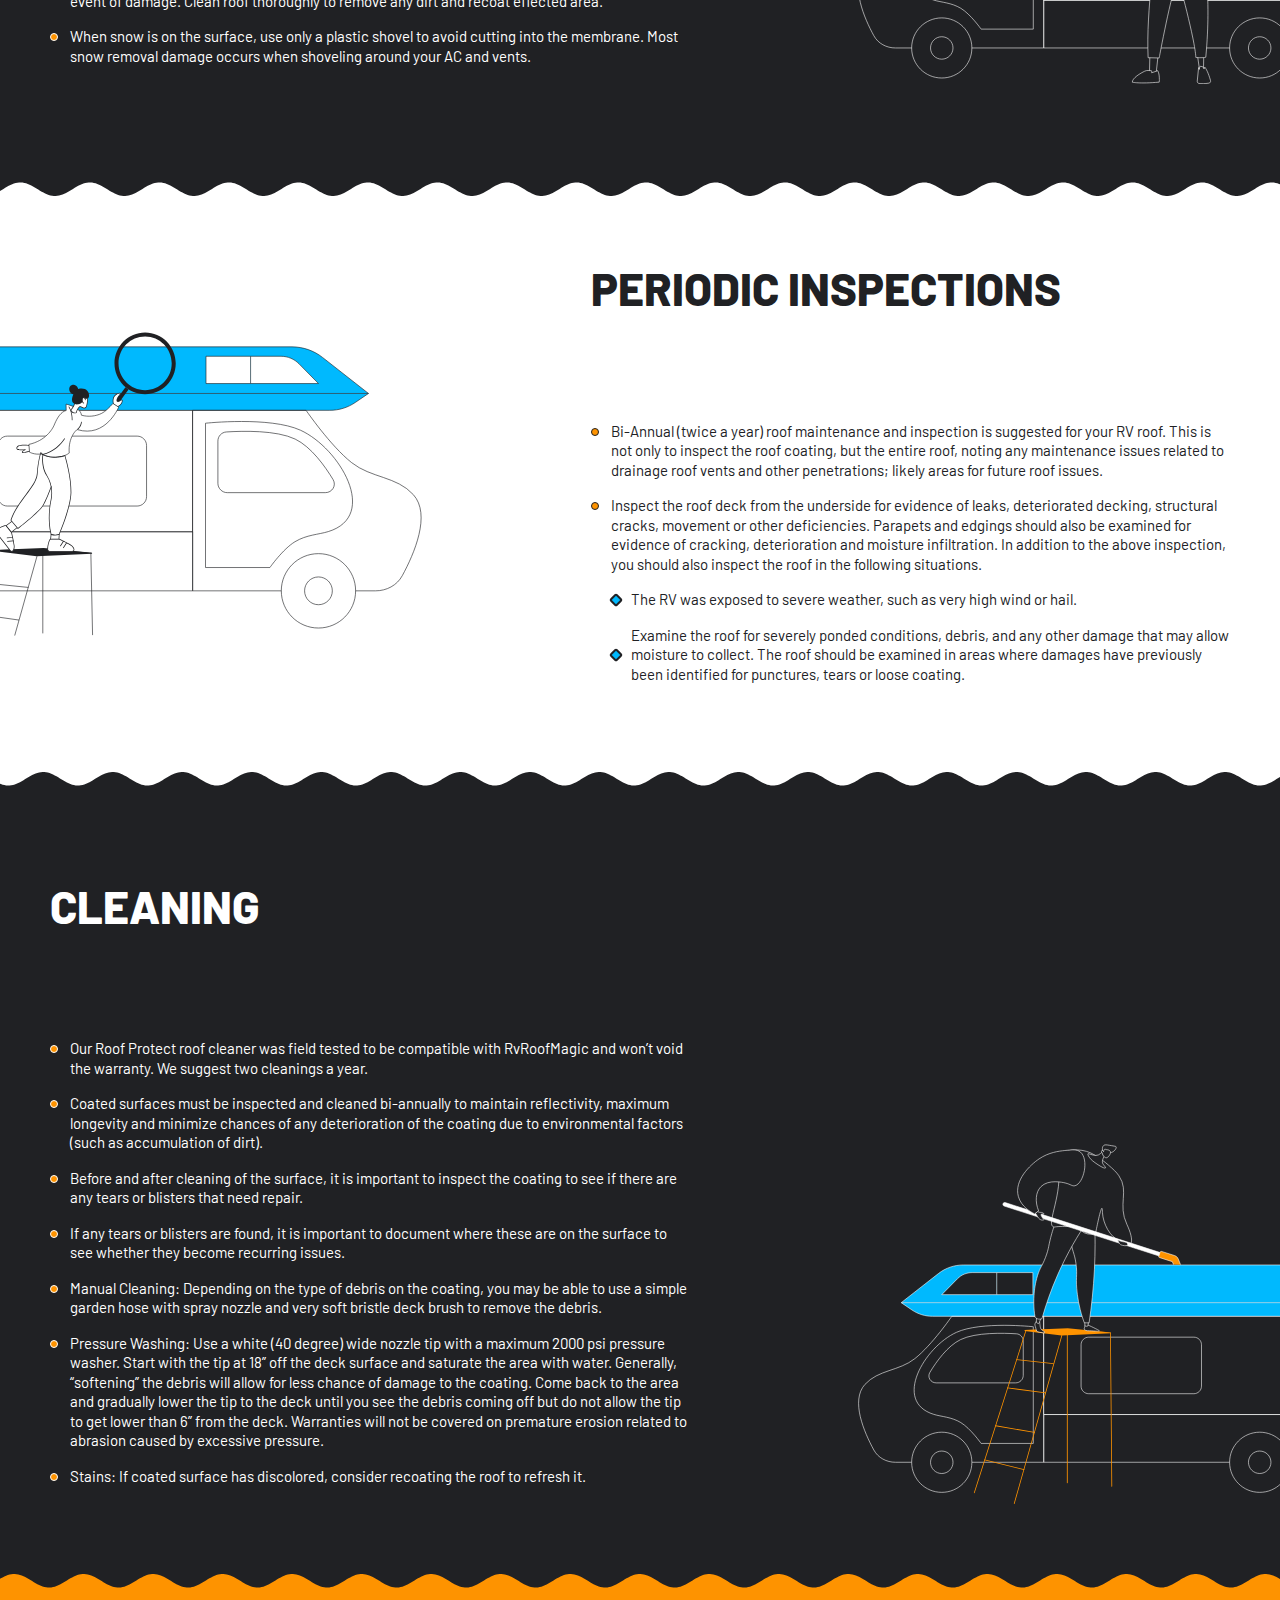
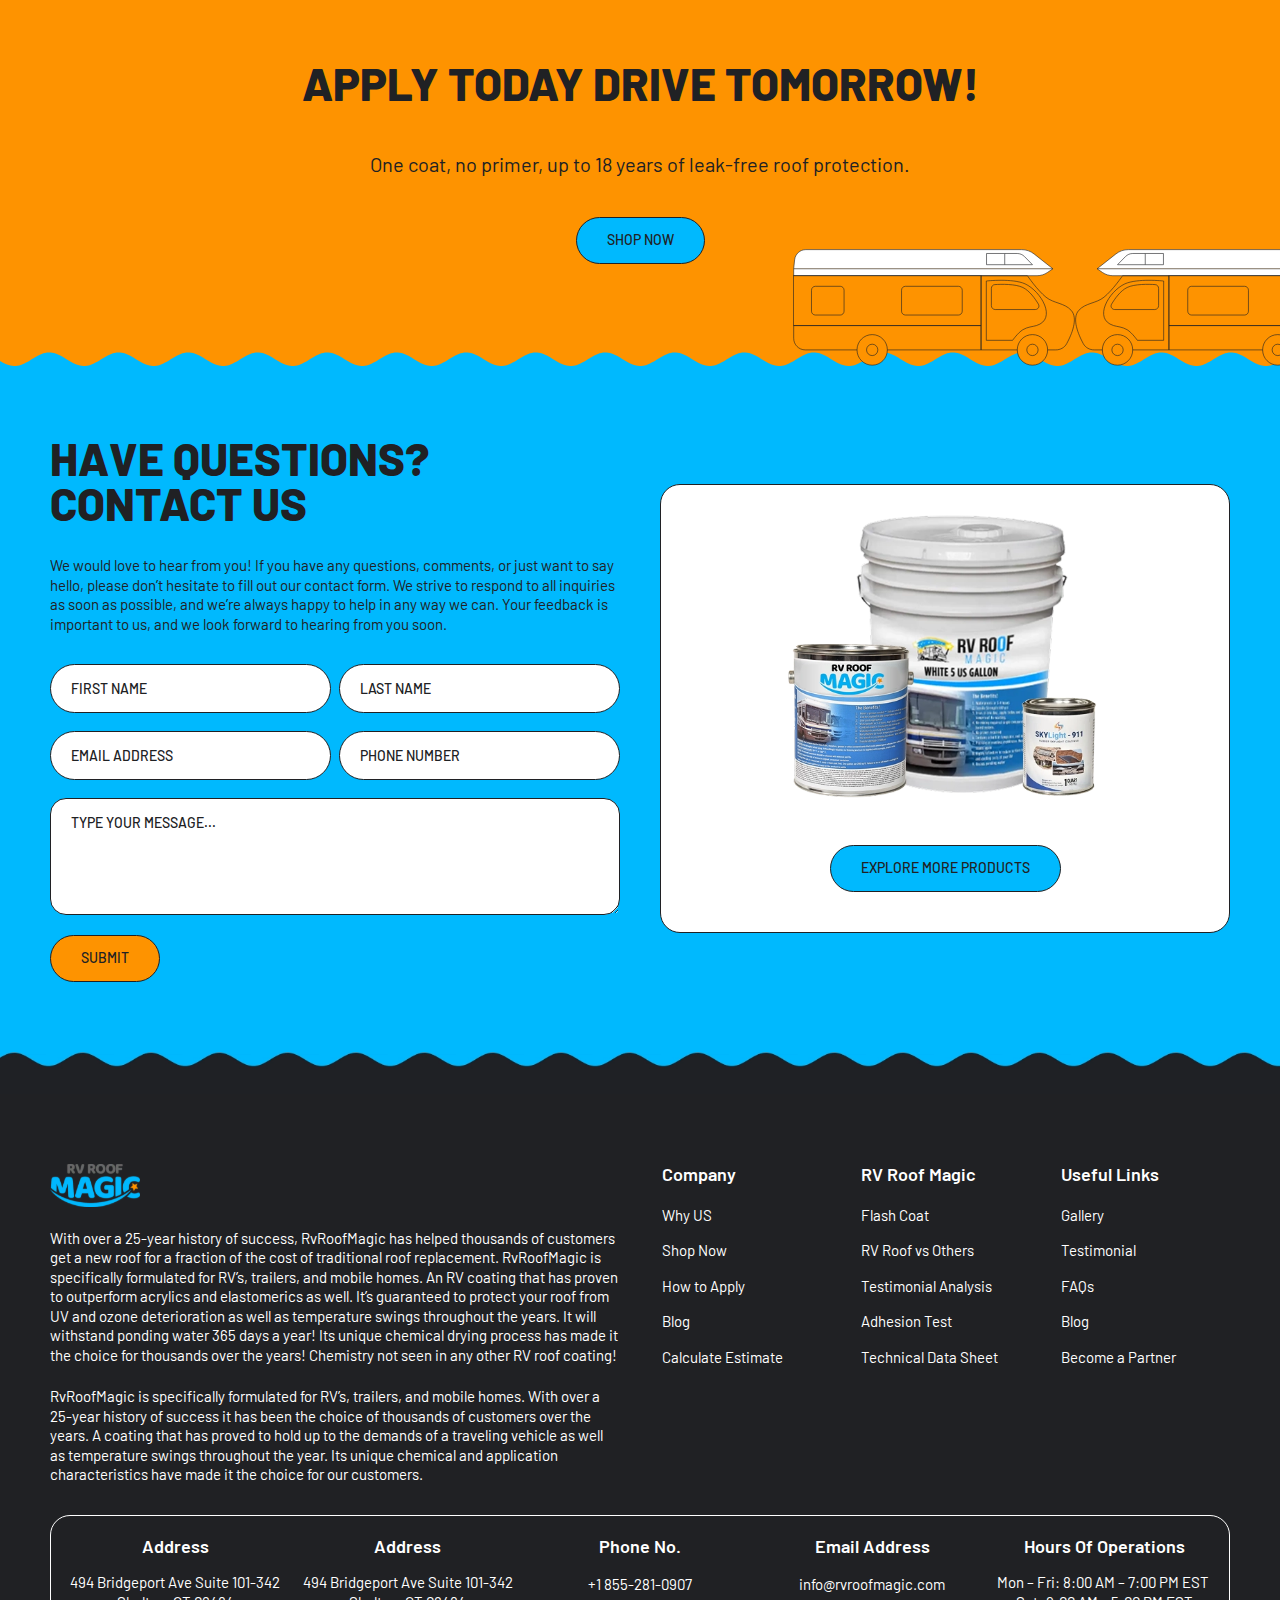
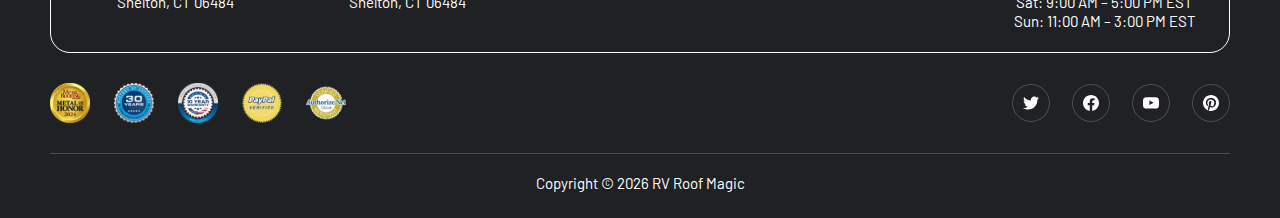
<file: proper-care.html>
<!DOCTYPE html>
<html lang="en">

<head>
    <meta charset="UTF-8" />
    <meta name="viewport" content="width=device-width, initial-scale=1.0" />
    <!-- Favicon -->

    <title>Proper Care - RV Roof Magic</title>
    <!-- css links -->
    <link rel="stylesheet" href="./css/swiper-bundle.min.css" />
    <link rel="stylesheet" href="./css/root.css" />
    <link rel="stylesheet" href="./css/style.css" />
    <link rel="stylesheet" href="./css/responsive.css" />
</head>

<body>
    <header-component></header-component>

    <div class="proper-care">
        <section class="banner hero-section m-lg mt_cover">
            <div class="bg-image masked"></div>
            <div class="hero-section-heading">
                <h1 class="m-0">Proper RV Roof Care/Repair and Maintenance</h1>
            </div>
        </section>

        <section class="main-sec-this-page first">
            <div class="bg-white sec-padding overflow-hidden">
                <div class="container-fluid">
                    <div class="d-grid two-col">
                        <div class="this-page-image">
                            <img src="./images/lasting-protection-img.svg" alt="lasting-protection-img"
                                class="this_page_img left">
                        </div>
                        <div class="this-page-content">
                            <h2 class="mt-0 font_extrabold text-uppercase">Routine Maintenance for Lasting Protection
                            </h2>
                            <p class="mb-0 mt-0">For maximum performance and overall service life for your RV, inspect your
                                roof regularly. Also, keep the roof clean and free of oils and debris to give you
                                maximum years of protection and performance. Touch up any damaged areas caused by
                                branches or limbs immediately to prevent additional substrate deterioration.</p>
                            <p class="mb-0 mt-20">CAUTION: RvRoofmagic may be slippery when wet. Exercise caution when
                                walking on the roof system. Note: This is important, particularly when walking on
                                light-colored surfaces, as any ice or frost may not be directly visible on the dark
                                surface.</p>
                        </div>
                    </div>
                </div>
            </div>
        </section>

        <section class="main-sec-this-page pattern black transform second">
            <div class="sec-padding overflow-hidden bg-theme-black">
                <div class="container-fluid">
                    <div class="d-grid two-col reverse">
                        <div class="this-page-content">
                            <h2 class="mt-0 font_extrabold text-uppercase text-white">Preventive Maintenance
                            </h2>
                            <ul class="column-desc circle-list mt-0 pt-0">
                                <li>
                                    <p class="text-white">Ensure Proper Drainage: By periodic inspections of the roof
                                        surface and by cleaning any leaves, twigs and other debris that may accumulate
                                        over time, you will be extending years to your roof system. Ponding water on the
                                        surface of the system will increase the probability of moisture entering the
                                        structure BUT only as a result of a puncture or cut caused by physical damage.
                                        RvRoofmagic will withstand ponding water 365 days a year.</p>
                                </li>
                                <li>
                                    <p class="text-white">Limit foot traffic: RvRoofmagic will certainly take light
                                        traffic, but we do not recommend heavy foot traffic. Any unprotected areas of
                                        the surface are more susceptible to damage from constant foot traffic.</p>
                                </li>
                                <li>
                                    <p class="text-white">Avoid harming and/or breaking down RvRoofmagic by exposing the
                                        finished coating to harsh chemicals, particularly those containing petroleum
                                        products. Wash roof with Roof Protect available on our order form. Many RV
                                        cleaners sold in RV retail stores can also be used. Refrain from using solvents
                                        and use caution when using grease for lubricating your AC or vent hinges.
                                        Prolonged exposure to these materials will cause swelling and possible
                                        degradation of the system if spills are not removed.</p>
                                </li>
                                <li>
                                    <p class="text-white">Avoid puncturing the system. Be sure to protect the roof from
                                        puncture and any abrasion. In the event of damage. Clean roof thoroughly to
                                        remove any dirt and recoat effected area.</p>
                                </li>
                                <li>
                                    <p class="text-white">When snow is on the surface, use only a plastic shovel to
                                        avoid cutting into the membrane. Most snow removal damage occurs when shoveling
                                        around your AC and vents.</p>
                                </li>
                            </ul>
                        </div>
                        <div class="this-page-image">
                            <img src="./images/preventive-img.svg" alt="preventive-img" class="this_page_img right">
                        </div>
                    </div>
                </div>
            </div>
        </section>

        <section class="main-sec-this-page third">
            <div class="bg-white sec-padding overflow-hidden">
                <div class="container-fluid">
                    <div class="d-grid two-col">
                        <div class="this-page-image">
                            <img src="./images/periodic-img.svg" alt="periodic-img" class="this_page_img left">
                        </div>
                        <div class="this-page-content">
                            <h2 class="mt-0 font_extrabold text-uppercase">Periodic Inspections
                            </h2>
                            <ul class="column-desc circle-list mt-0 pt-0">
                                <li>
                                    <p class="">Bi-Annual (twice a year) roof maintenance and inspection is
                                        suggested for your RV roof. This is not only to inspect the roof coating, but
                                        the entire roof, noting any maintenance issues related to drainage roof vents
                                        and other penetrations; likely areas for future roof issues.</p>
                                </li>
                                <li>
                                    <p class="">Inspect the roof deck from the underside for evidence of
                                        leaks, deteriorated decking, structural cracks, movement or other deficiencies.
                                        Parapets and edgings should also be examined for evidence of cracking,
                                        deterioration and moisture infiltration. In addition to the above inspection,
                                        you should also inspect the roof in the following situations.</p>
                                    <ul class="stone-desc mt-0">
                                        <li>
                                            <p>The RV was exposed to severe weather, such as very high wind or hail.</p>
                                        </li>
                                        <li>
                                            <p>Examine the roof for severely ponded conditions, debris, and any other
                                                damage that may allow moisture to collect. The roof should be examined
                                                in areas where damages have previously been identified for punctures,
                                                tears or loose coating.</p>
                                        </li>

                                    </ul>
                                </li>

                            </ul>
                        </div>
                    </div>
                </div>
            </div>
        </section>

        <section class="main-sec-this-page pattern black transform hide fourth">
            <div class="sec-padding overflow-hidden bg-theme-black">
                <div class="container-fluid">
                    <div class="d-grid two-col reverse">
                        <div class="this-page-content">
                            <h2 class="mt-0 font_extrabold text-uppercase text-white">Cleaning
                            </h2>
                            <ul class="column-desc circle-list mt-0 pt-0">
                                <li>
                                    <p class="text-white">Our Roof Protect roof cleaner was field tested to be
                                        compatible with RvRoofMagic and won’t void the warranty. We suggest two
                                        cleanings a year.</p>
                                </li>
                                <li>
                                    <p class="text-white">Coated surfaces must be inspected and cleaned bi-annually to
                                        maintain reflectivity, maximum longevity and minimize chances of any
                                        deterioration of the coating due to environmental factors (such as accumulation
                                        of dirt).</p>
                                </li>
                                <li>
                                    <p class="text-white">Before and after cleaning of the surface, it is important to
                                        inspect the coating to see if there are any tears or blisters that need repair.
                                    </p>
                                </li>
                                <li>
                                    <p class="text-white">If any tears or blisters are found, it is important to
                                        document where these are on the surface to see whether they become recurring
                                        issues.</p>
                                </li>
                                <li>
                                    <p class="text-white">Manual Cleaning: Depending on the type of debris on the
                                        coating, you may be able to use a simple garden hose with spray nozzle and very
                                        soft bristle deck brush to remove the debris.</p>
                                </li>
                                <li>
                                    <p class="text-white">Pressure Washing: Use a white (40 degree) wide nozzle tip with
                                        a maximum 2000 psi pressure washer. Start with the tip at 18” off the deck
                                        surface and saturate the area with water. Generally, “softening” the debris will
                                        allow for less chance of damage to the coating. Come back to the area and
                                        gradually lower the tip to the deck until you see the debris coming off but do
                                        not allow the tip to get lower than 6” from the deck. Warranties will not be
                                        covered on premature erosion related to abrasion caused by excessive pressure.
                                    </p>
                                </li>
                                <li>
                                    <p class="text-white">Stains: If coated surface has discolored, consider recoating
                                        the roof to refresh it.</p>
                                </li>
                            </ul>
                        </div>
                        <div class="this-page-image">
                            <img src="./images/cleaning-img.svg" alt="cleaning-img" class="this_page_img right">
                        </div>
                    </div>
                </div>
            </div>
        </section>

        <section class="see-results warranty-banner position-relative pattern orange transform">
            <div class="bg-orange">
                <div class="sec-pt-40 sec-pb-80">
                    <div class="container-fluid">
                        <div class="warranty-content">
                            <h2 class="fw_normal m-0 font_extrabold text-uppercase">APPLY TODAY DRIVE TOMORROW!</h2>
                            <p class="text-theme-black text32">One coat, no primer, up to 18 years of leak-free roof
                                protection.
                            </p>
                            <div class="btn-wrap">
                                <a href="#" class="primary-btn bg-blue">Shop Now</a>
                            </div>
                        </div>
                    </div>
                </div>
                <img src="./images/van.svg" alt="truck" class="van-img left">
                <img src="./images/van.svg" alt="truck" class="van-img right">
            </div>
        </section>

        <contact-us></contact-us>
    </div>

    <footer-component></footer-component>

    <!-- js script links -->
    <script src="./js/jquery-3.7.1.min.js"></script>
    <script src="./js/swiper-bundle.min.js"></script>
    <script src="./js/custom.js"></script>

    <script src="./js/ContactUs.js"></script>
    <script src="header.js"></script>
    <script src="footer.js"></script>
</body>

</html>
</file>
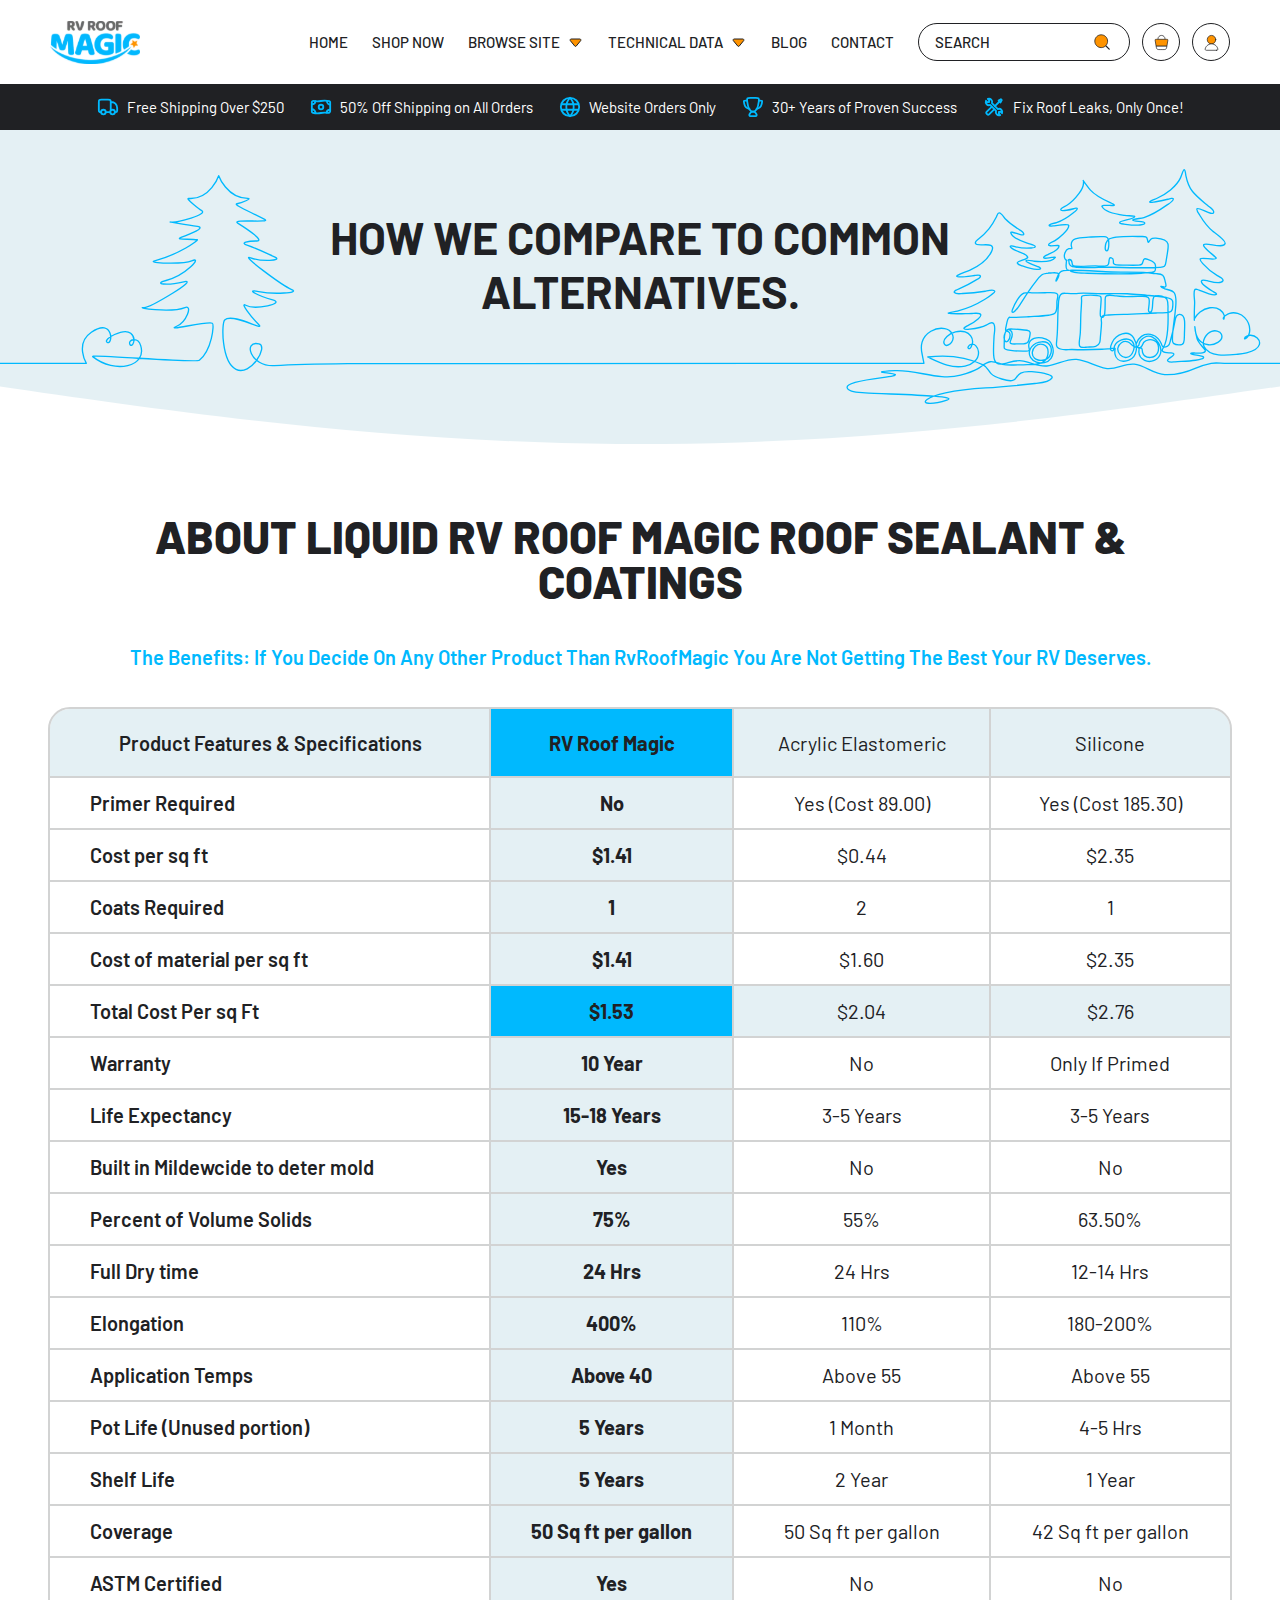
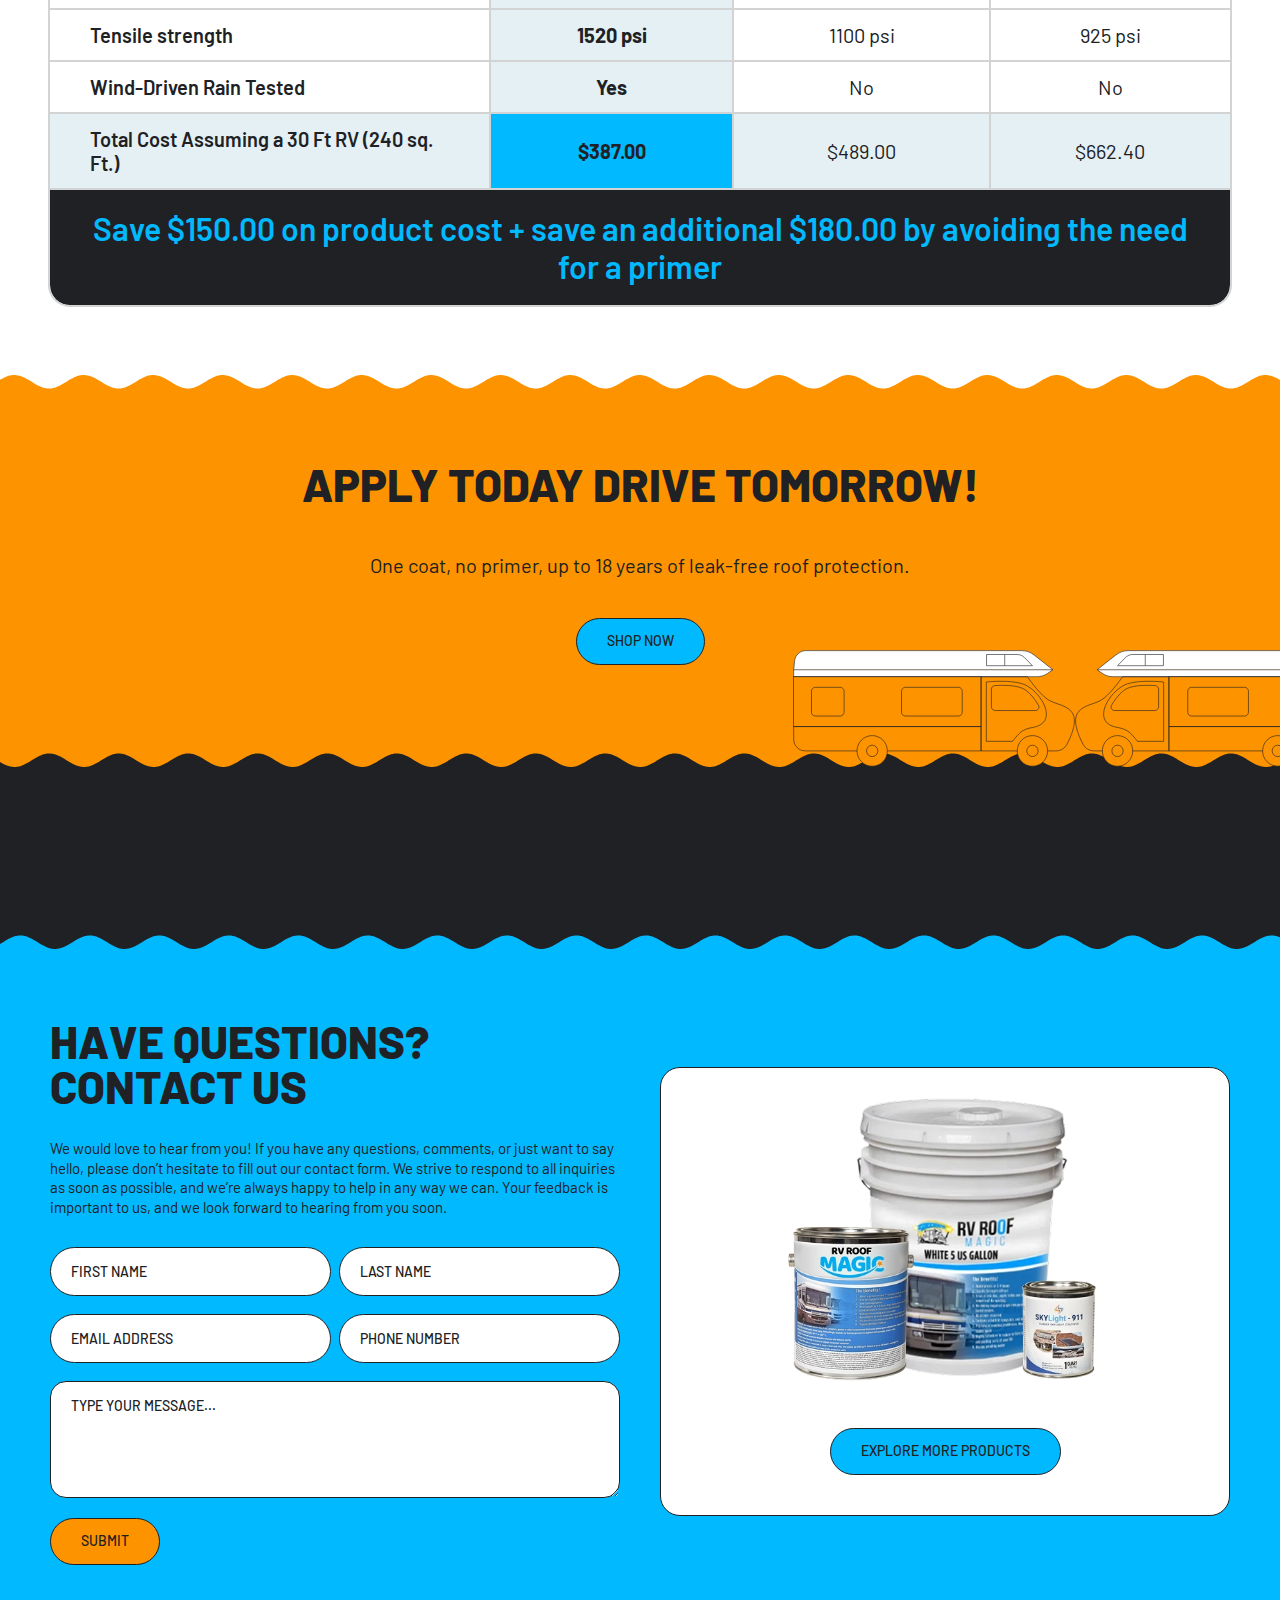
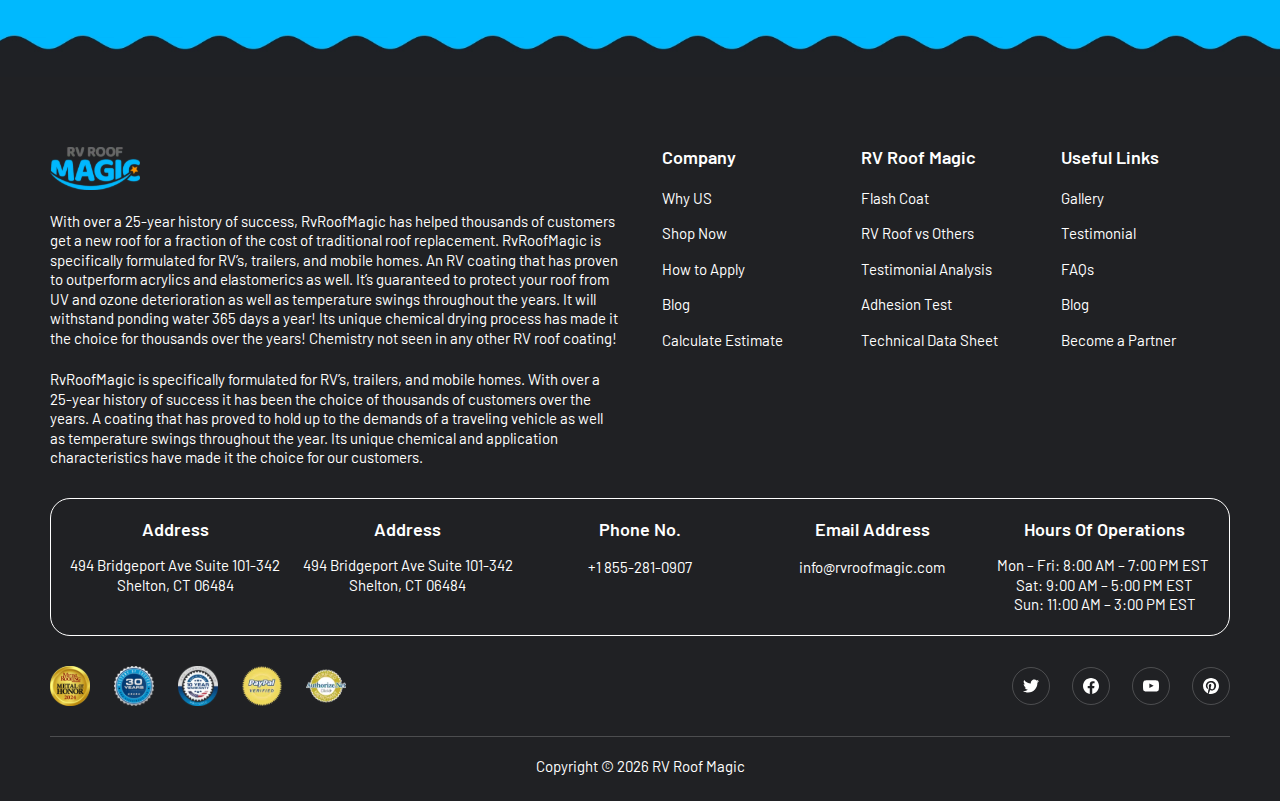
<file: rv-compare.html>
<!DOCTYPE html>
<html lang="en">

<head>
    <meta charset="UTF-8" />
    <meta name="viewport" content="width=device-width, initial-scale=1.0" />
    <!-- Favicon -->

    <title>RV Roof Magic vs Other - RV Roof Magic</title>
    <!-- css links -->
    <link rel="stylesheet" href="./css/swiper-bundle.min.css" />
    <link rel="stylesheet" href="./css/root.css" />
    <link rel="stylesheet" href="./css/style.css" />
    <link rel="stylesheet" href="./css/responsive.css" />
</head>

<body>
    <header-component></header-component>
    <div class="rv-compare">
        <section class="banner hero-section m-lg mt_cover">
            <div class="bg-image masked"></div>
            <div class="hero-section-heading">
                <h1 class="m-0">How We Compare to Common Alternatives.</h1>
            </div>
        </section>

        <section class="discover-sec">
            <div class="sec-padding overflow-hidden bg-white">
                <div class="container-fluid">
                    <h2 class="m-0 font_extrabold text-uppercase text-center">About Liquid RV Roof Magic Roof Sealant &
                        Coatings
                    </h2>
                    <h4 class="font_sbold text-blue text32 m-0 text-center sec-pt-40">The Benefits: If You Decide On Any
                        Other Product Than RvRoofMagic You Are Not Getting The Best Your RV Deserves.</h4>
                    <div class="table-panel table-container b-radius-40">
                        <table class="responsive-table">
                            <thead>
                                <tr>
                                    <th class="font_sbold text-start">Product Features & Specifications</th>
                                    <th class="font_bold bg-blue">RV Roof Magic</th>
                                    <th class="fw_normal">Acrylic Elastomeric</th>
                                    <th class="fw_normal">Silicone</th>
                                </tr>
                            </thead>
                            <tbody>
                                <tr>
                                    <td class="font_sbold">Primer Required</td>
                                    <td class="bg-sky font_bold">No</td>
                                    <td>Yes (Cost 89.00)</td>
                                    <td>Yes (Cost 185.30)</td>
                                </tr>
                                <tr>
                                    <td class="font_sbold">Cost per sq ft</td>
                                    <td class="bg-sky font_bold">$1.41</td>
                                    <td>$0.44</td>
                                    <td>$2.35</td>
                                </tr>
                                <tr>
                                    <td class="font_sbold">Coats Required</td>
                                    <td class="bg-sky font_bold">1</td>
                                    <td>2</td>
                                    <td>1</td>
                                </tr>
                                <tr>
                                    <td class="font_sbold">Cost of material per sq ft</td>
                                    <td class="bg-sky font_bold">$1.41</td>
                                    <td>$1.60</td>
                                    <td>$2.35</td>
                                </tr>
                                <tr>
                                    <td class="font_sbold">Total Cost Per sq Ft</td>
                                    <td class="bg-blue font_bold"><strong>$1.53</strong></td>
                                    <td class="bg-sky">$2.04</td>
                                    <td class="bg-sky">$2.76</td>
                                </tr>
                                <tr>
                                    <td class="font_sbold">Warranty</td>
                                    <td class="bg-sky font_bold">10 Year</td>
                                    <td>No</td>
                                    <td>Only If Primed</td>
                                </tr>
                                <tr>
                                    <td class="font_sbold">Life Expectancy</td>
                                    <td class="bg-sky font_bold">15-18 Years</td>
                                    <td>3-5 Years</td>
                                    <td>3-5 Years</td>
                                </tr>
                                <tr>
                                    <td class="font_sbold">Built in Mildewcide to deter mold</td>
                                    <td class="bg-sky font_bold">Yes</td>
                                    <td>No</td>
                                    <td>No</td>
                                </tr>
                                <tr>
                                    <td class="font_sbold">Percent of Volume Solids</td>
                                    <td class="bg-sky font_bold">75%</td>
                                    <td>55%</td>
                                    <td>63.50%</td>
                                </tr>
                                <tr>
                                    <td class="font_sbold">Full Dry time</td>
                                    <td class="bg-sky font_bold">24 Hrs</td>
                                    <td>24 Hrs</td>
                                    <td>12-14 Hrs</td>
                                </tr>
                                <tr>
                                    <td class="font_sbold">Elongation</td>
                                    <td class="bg-sky font_bold">400%</td>
                                    <td>110%</td>
                                    <td>180-200%</td>
                                </tr>
                                <tr>
                                    <td class="font_sbold">Application Temps</td>
                                    <td class="bg-sky font_bold">Above 40</td>
                                    <td>Above 55</td>
                                    <td>Above 55</td>
                                </tr>
                                <tr>
                                    <td class="font_sbold">Pot Life (Unused portion)</td>
                                    <td class="bg-sky font_bold">5 Years</td>
                                    <td>1 Month</td>
                                    <td>4-5 Hrs</td>
                                </tr>
                                <tr>
                                    <td class="font_sbold">Shelf Life</td>
                                    <td class="bg-sky font_bold">5 Years</td>
                                    <td>2 Year</td>
                                    <td>1 Year</td>
                                </tr>
                                <tr>
                                    <td class="font_sbold">Coverage</td>
                                    <td class="bg-sky font_bold">50 Sq ft per gallon</td>
                                    <td>50 Sq ft per gallon</td>
                                    <td>42 Sq ft per gallon</td>
                                </tr>
                                <tr>
                                    <td class="font_sbold">ASTM Certified</td>
                                    <td class="bg-sky font_bold">Yes</td>
                                    <td>No</td>
                                    <td>No</td>
                                </tr>
                                <tr>
                                    <td class="font_sbold">Tensile strength</td>
                                    <td class="bg-sky font_bold">1520 psi</td>
                                    <td>1100 psi</td>
                                    <td>925 psi</td>
                                </tr>
                                <tr>
                                    <td class="font_sbold">Wind-Driven Rain Tested</td>
                                    <td class="bg-sky font_bold">Yes</td>
                                    <td>No</td>
                                    <td>No</td>
                                </tr>
                                <tr>
                                    <td class="font_sbold bg-sky">Total Cost Assuming a 30 Ft RV (240 sq. Ft.)</td>
                                    <td class="bg-blue font_bold"><strong>$387.00</strong></td>
                                    <td class="bg-sky">$489.00</td>
                                    <td class="bg-sky">$662.40</td>
                                </tr>
                            </tbody>
                            <tfoot>
                                <tr>
                                    <td colspan="4" class="text32">
                                        Save $150.00 on product cost + save an additional $180.00 by avoiding the need
                                        for a primer
                                    </td>
                                </tr>
                            </tfoot>
                        </table>
                    </div>
                </div>
            </div>

        </section>

        <section class="see-results warranty-banner position-relative pattern orange transform">
            <div class="bg-orange">
                <div class="sec-pt-40 sec-pb-80">
                    <div class="container-fluid">
                        <div class="warranty-content">
                            <h2 class="fw_normal m-0 font_extrabold text-uppercase">APPLY TODAY DRIVE TOMORROW!</h2>
                            <p class="text-theme-black text32">One coat, no primer, up to 18 years of leak-free roof
                                protection.
                            </p>
                            <div class="btn-wrap">
                                <a href="#" class="primary-btn bg-blue">Shop Now</a>
                            </div>
                        </div>
                    </div>
                </div>
                <img src="./images/van.svg" alt="truck" class="van-img left">
                <img src="./images/van.svg" alt="truck" class="van-img right">
            </div>
        </section>

        <section class="selling-products pattern black transform b-hide">
            <div class="sec-padding overflow-hidden bg-theme-black"></div>
        </section>

        <contact-us></contact-us>
    </div>
    <footer-component></footer-component>

    <!-- js script links -->
    <script src="./js/jquery-3.7.1.min.js"></script>
    <script src="./js/swiper-bundle.min.js"></script>
    <script src="./js/custom.js"></script>

    <script src="./js/ContactUs.js"></script>
    <script src="header.js"></script>
    <script src="footer.js"></script>
</body>

</html>
</file>
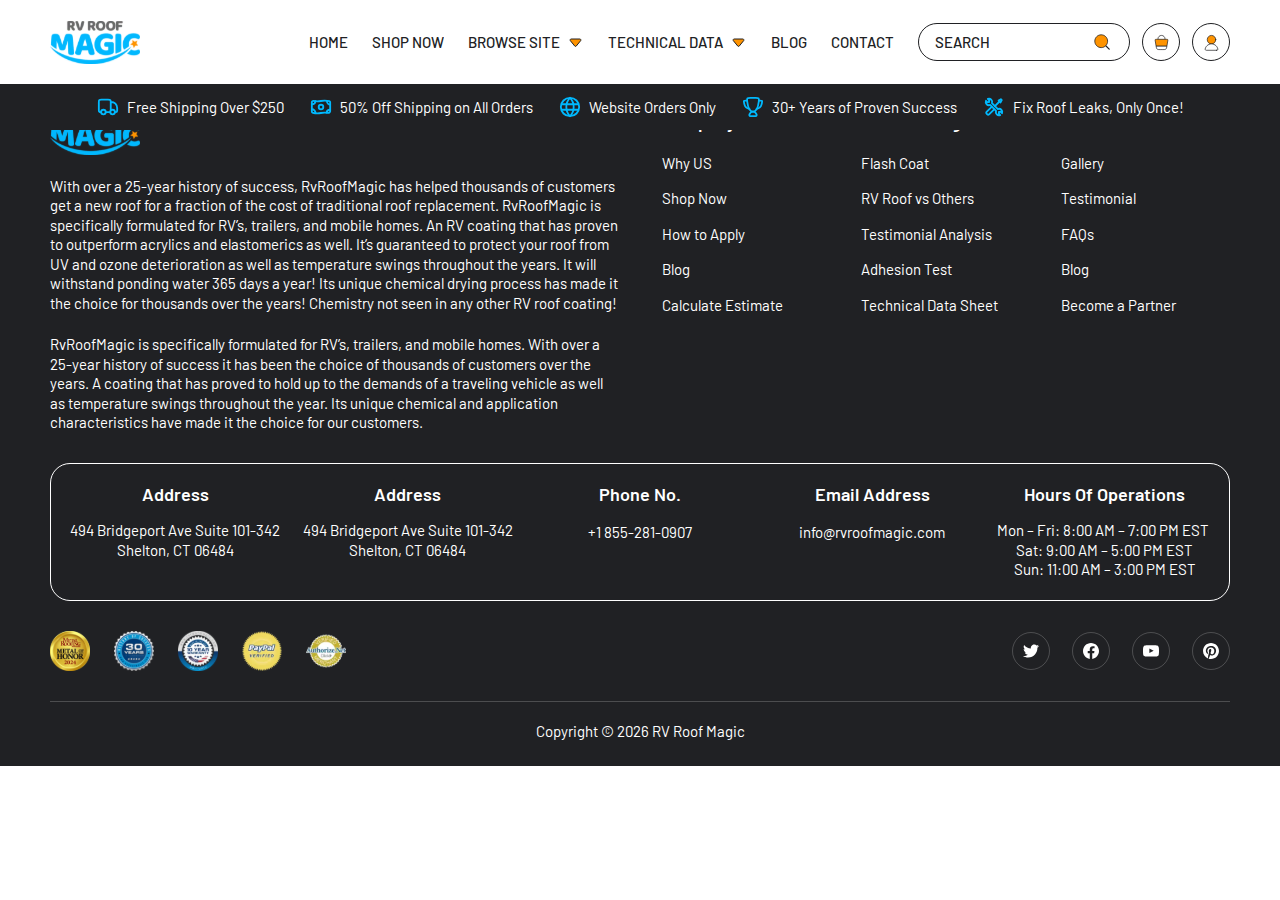
<file: sign-up.html>
<!DOCTYPE html>
<html lang="en">

<head>
    <meta charset="UTF-8" />
    <meta name="viewport" content="width=device-width, initial-scale=1.0" />
    <!-- Favicon -->

    <title>Sign Up - RV Roof Magic</title>
    <!-- css links -->
    <link rel="stylesheet" href="./css/swiper-bundle.min.css" />
    <link rel="stylesheet" href="./css/root.css" />
    <link rel="stylesheet" href="./css/style.css" />
    <link rel="stylesheet" href="./css/responsive.css" />
</head>

<body>
    <header-component></header-component>

    <footer-component></footer-component>

    <!-- js script links -->
    <script src="./js/jquery-3.7.1.min.js"></script>
    <script src="./js/jquery-ui.min.js"></script>
    <script src="./js/swiper-bundle.min.js"></script>
    <script src="./js/custom.js"></script>

    <script src="./js/ContactUs.js"></script>
    <script src="header.js"></script>
    <script src="footer.js"></script>
</body>

</html>
</file>
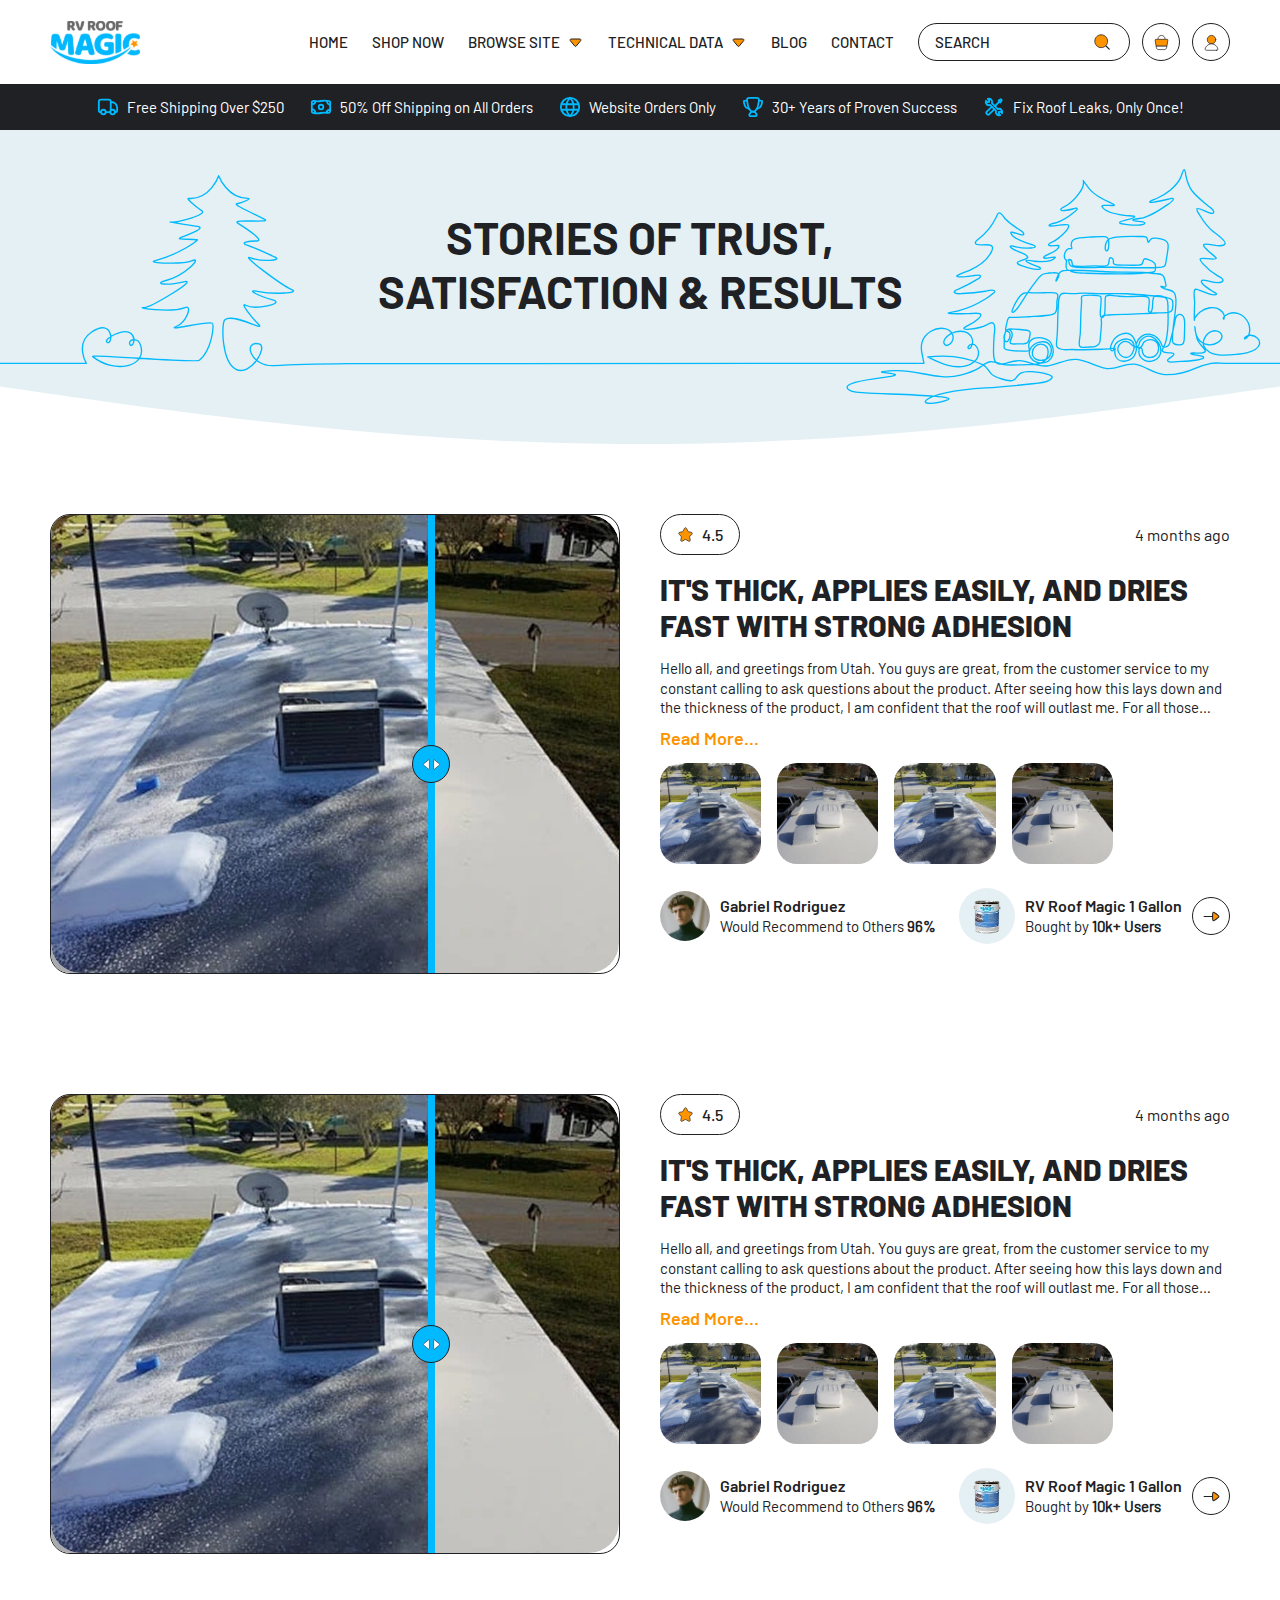
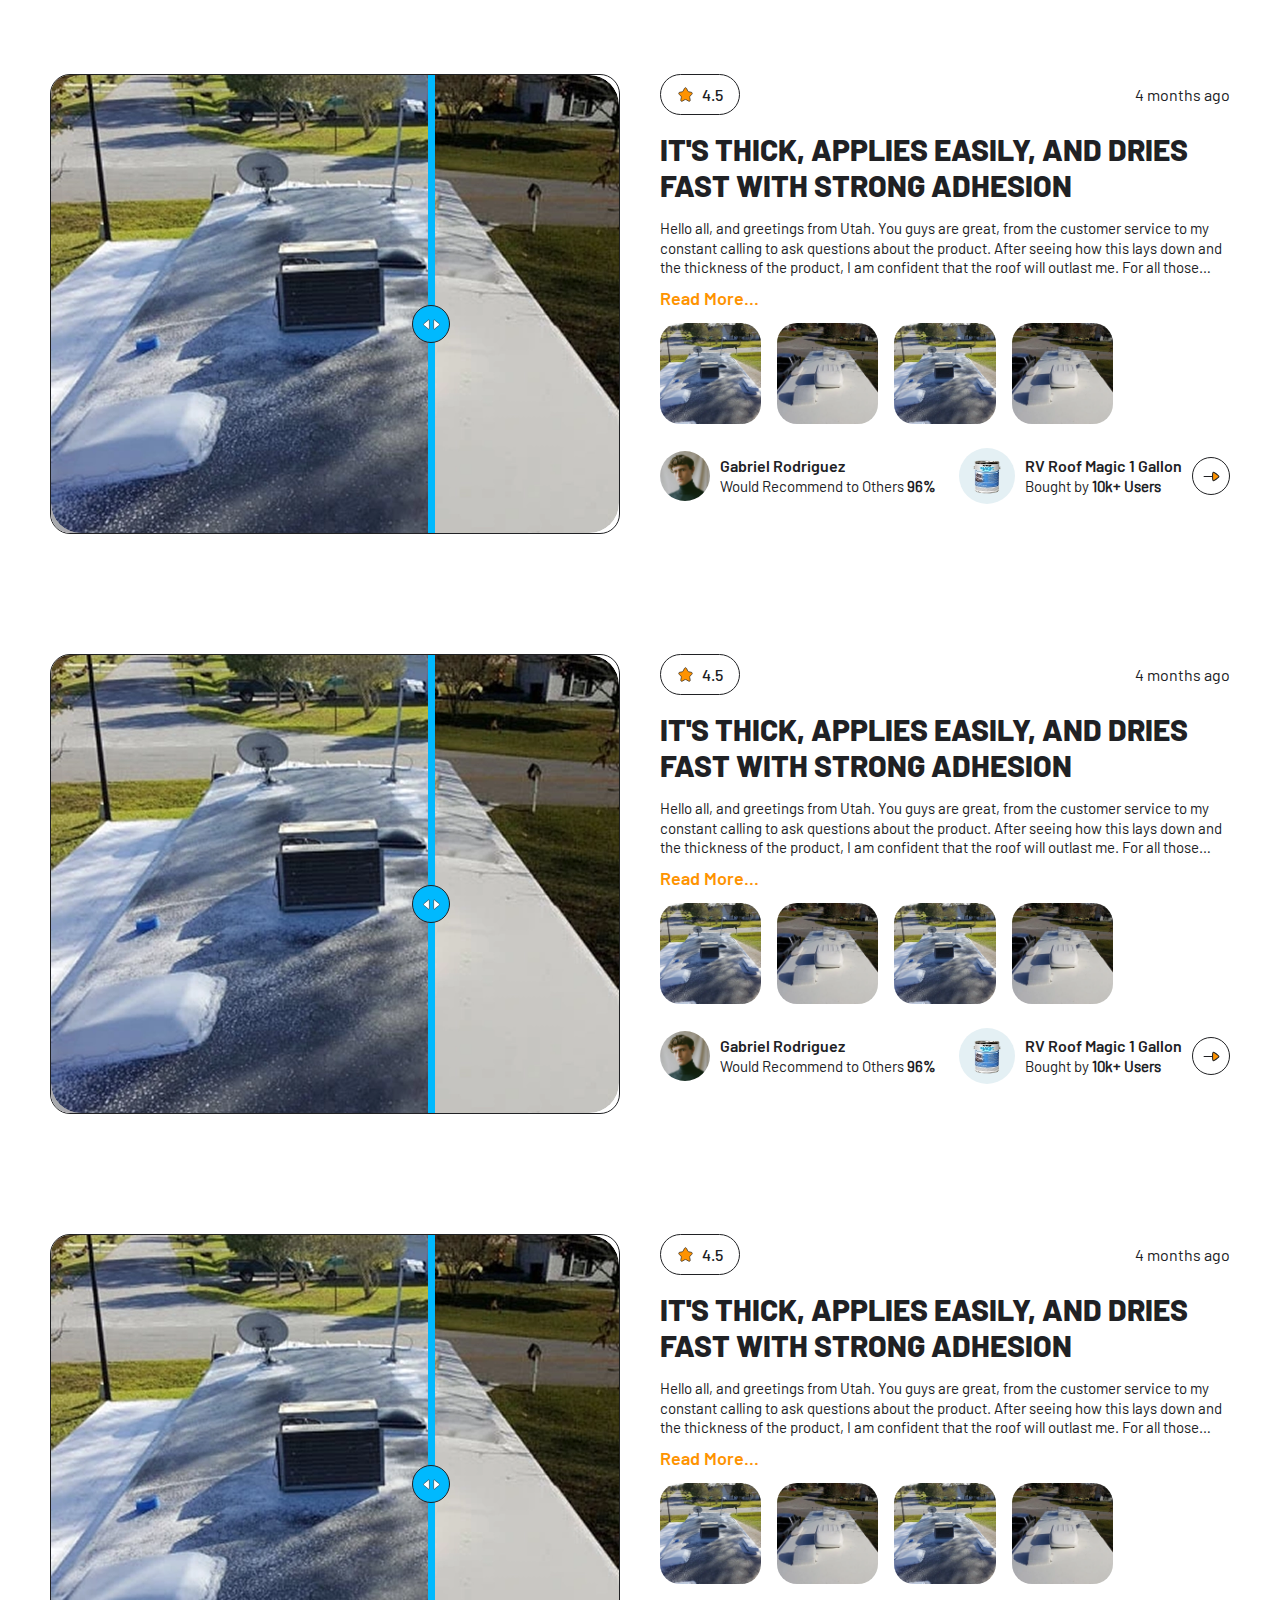
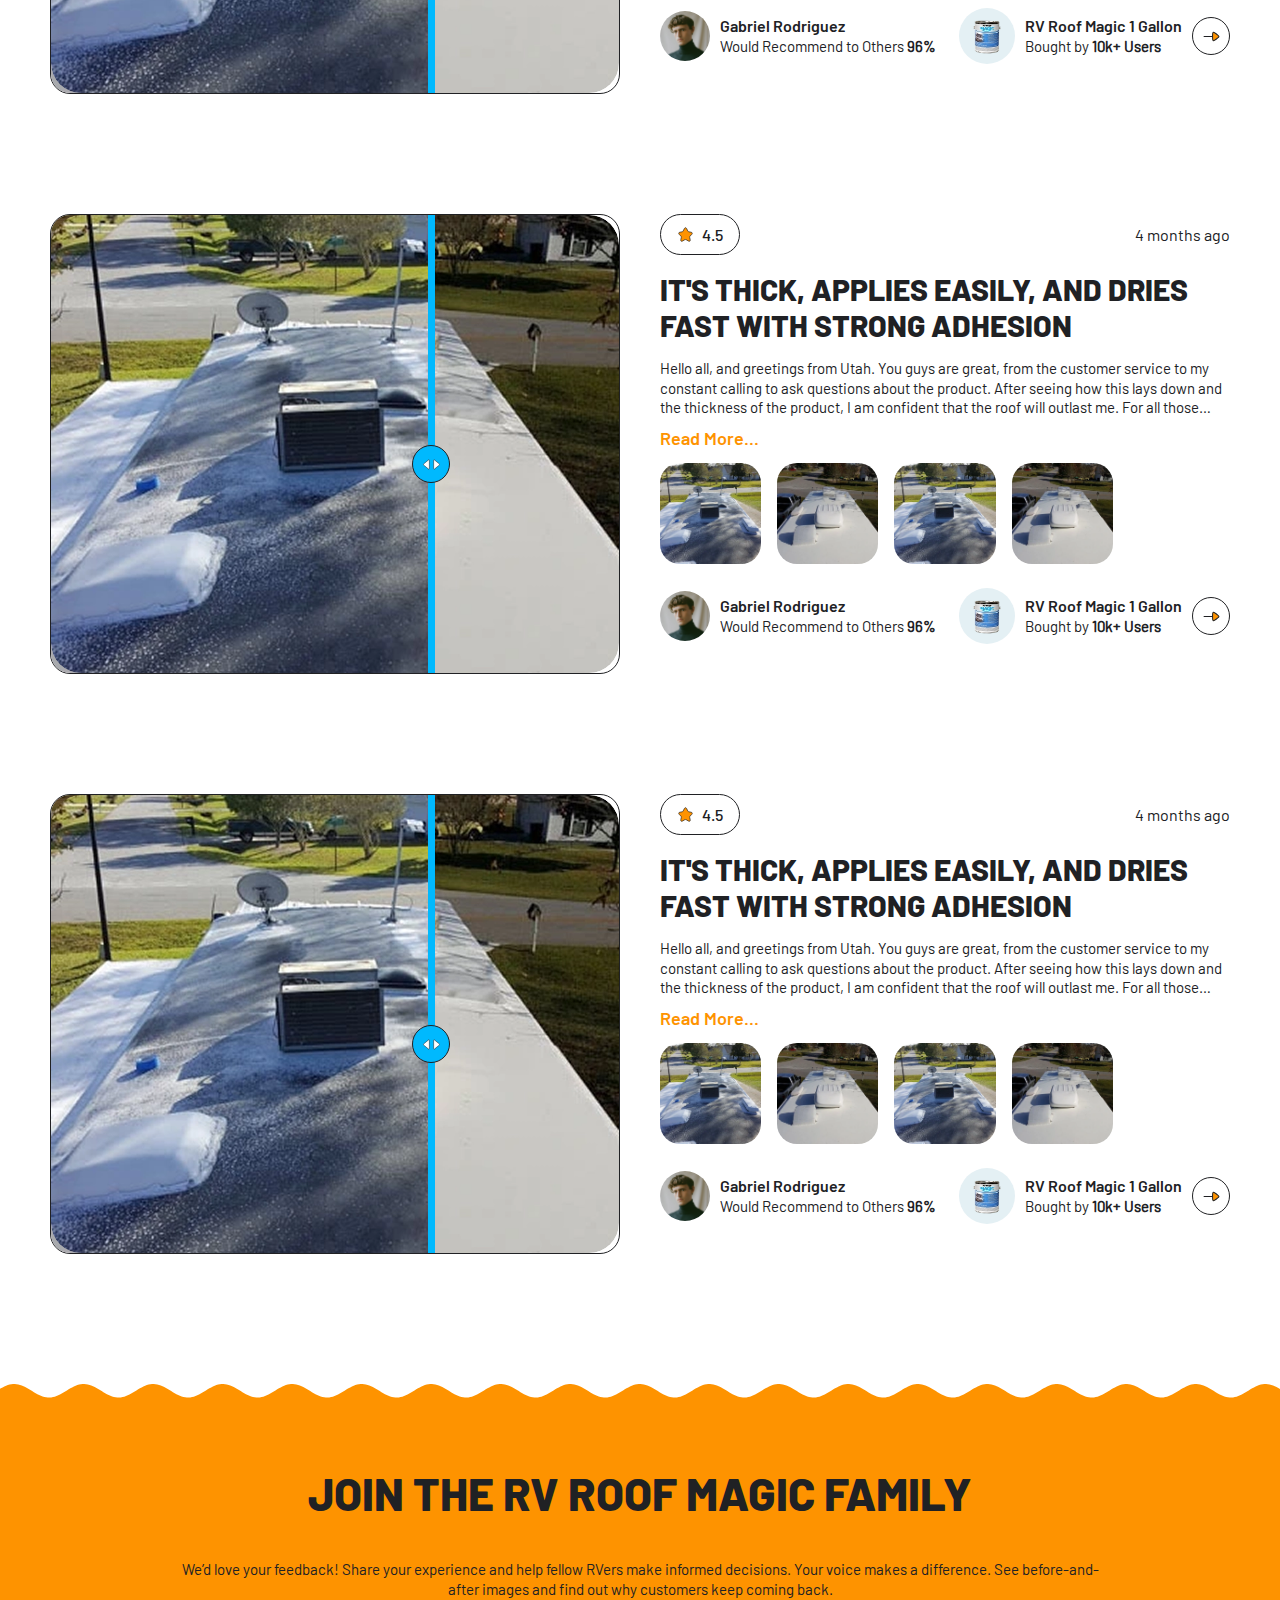
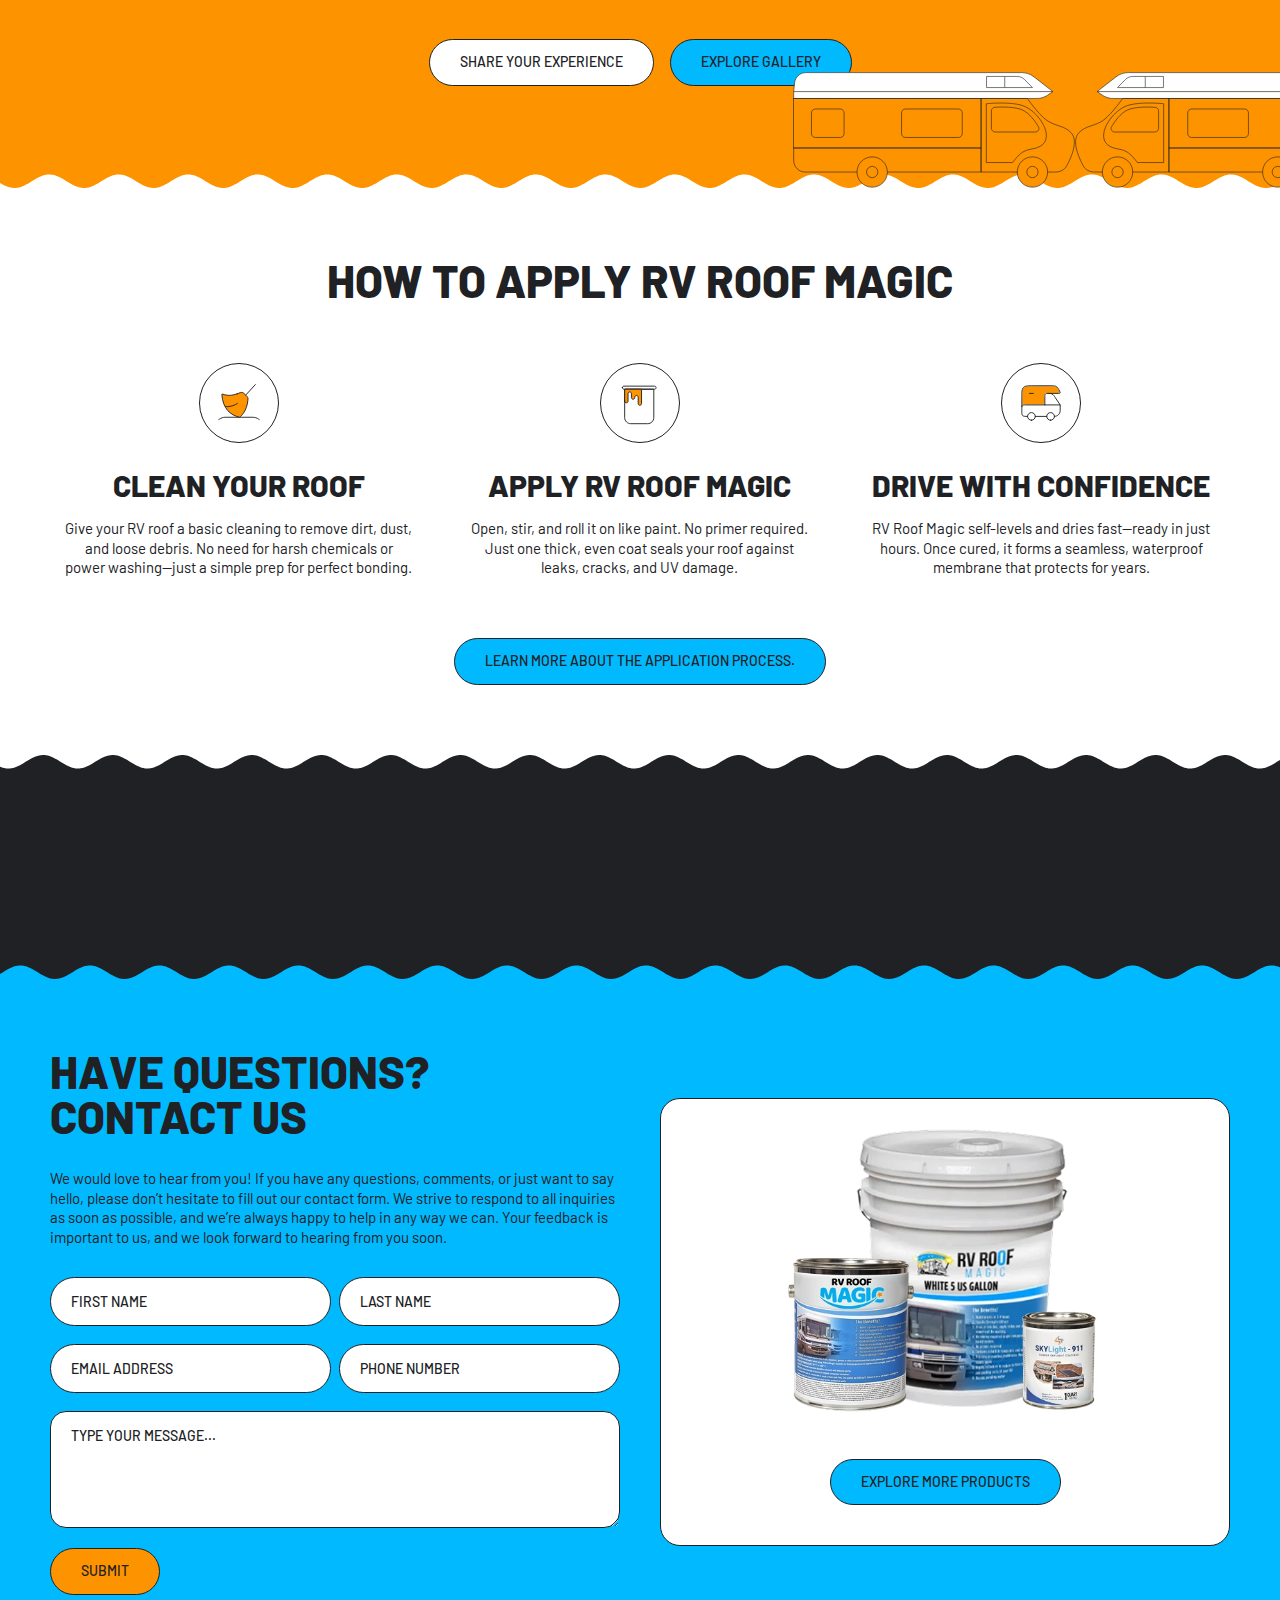
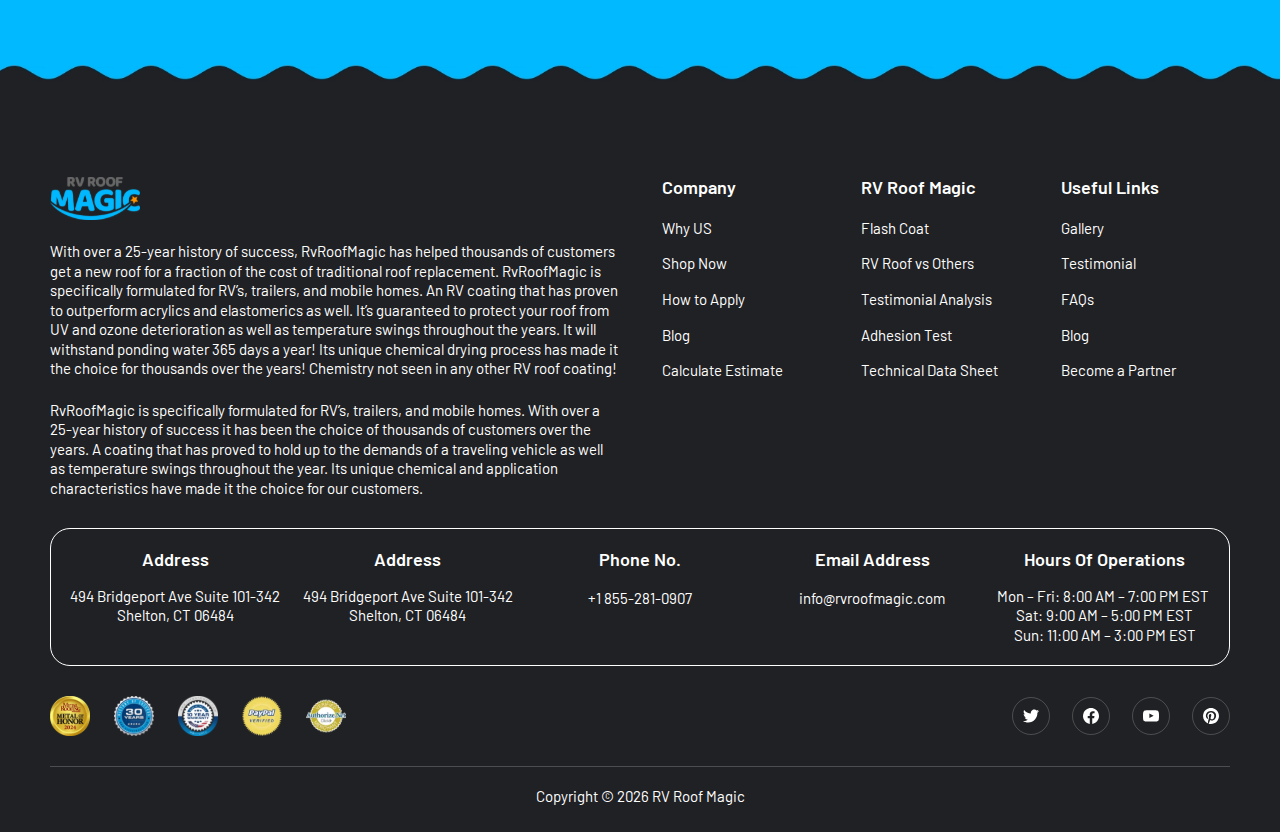
<file: testimonials.html>
<!DOCTYPE html>
<html lang="en">

<head>
    <meta charset="UTF-8" />
    <meta name="viewport" content="width=device-width, initial-scale=1.0" />
    <!-- Favicon -->

    <title>Testimonials - RV Roof Magic</title>
    <!-- css links -->
    <link rel="stylesheet" href="./css/swiper-bundle.min.css" />
    <link rel="stylesheet" href="./css/root.css" />
    <link rel="stylesheet" href="./css/style.css" />
    <link rel="stylesheet" href="./css/responsive.css" />
</head>

<body>
    <header-component></header-component>
    <div class="testimonials">
        <section class="banner hero-section m-lg mt_cover">
            <div class="bg-image masked"></div>
            <div class="hero-section-heading">
                <h1 class="m-0">Stories of Trust, Satisfaction & Results</h1>
            </div>
        </section>

        <section class="tm-slider main-slider bg-white sec-padding">
            <div class="main-swiper-slider">
                <div class="container-fluid">
                    <div class="row">
                        <div class="tm-slide">
                            <div class="main-slide-item d-grid">
                                <div class="main-slide-img">
                                    <div class="before-after-img b-radius-40">
                                        <div class="slider-bef b_left_radius">
                                            <img src="./images/slide01-bef-img.webp" alt="slide01-bef-img"
                                                class="bef_img b_left_radius">
                                        </div>
                                        <div class="slider-aft b_right_radius">
                                            <img src="./images/slide01-aft-img.webp" alt="slide01-aft-img"
                                                class="aft_img b_right_radius">
                                        </div>
                                        <div class="handle-wrapper">
                                            <div class="slider-bar">
                                                <span class="circle-icon bg-blue slider-handle">
                                                    <img src="./images/bef-aft-icon.svg" alt="">
                                                </span>
                                            </div>
                                        </div>
                                    </div>
                                </div>
                                <div class="main-slide-content">
                                    <div class="review-top">
                                        <div class="rating circle-icon">
                                            <img src="./images/rating-star.svg" alt="rating-star"> <span
                                                class="font_medium">4.5</span>
                                        </div>
                                        <span class="time">4 months ago</span>
                                    </div>
                                    <h3 class="mt-20 mb-0 font_extrabold text-uppercase">It's thick, applies easily,
                                        and
                                        dries
                                        fast with strong adhesion</h3>
                                    <p class="mb-0 mt-20 review-text">Hello all, and greetings from Utah. You guys
                                        are
                                        great,
                                        from the customer
                                        service to my constant calling to ask questions about the product. After
                                        seeing
                                        how this lays down and the thickness of the product, I am confident that the
                                        roof will outlast me. For all those reading this, I want to say that I am an
                                        engineer by trade. I read, research, and then read a little more before I
                                        make
                                        any purchase; let's call it a byproduct of the job. Here is what I found out
                                        after a weekend of searching the internet. There are only a few different
                                        types
                                        of products that roof coatings are made of.
                                    </p>
                                    <span class="read-more-link">Read More...</span>
                                    <div class="review-images" id="reviewImages">
                                        <img src="./images/slide01-bef-img.webp" alt="" class="review_img">
                                        <img src="./images/slide01-aft-img.webp" alt="" class="review_img">
                                        <img src="./images/slide01-bef-img.webp" alt="" class="review_img">
                                        <img src="./images/slide01-aft-img.webp" alt="" class="review_img">
                                    </div>
                                    <div class="review-bottom">
                                        <div class="flex-info">
                                            <img src="./images/user.svg" alt="" class="user_img">
                                            <div class="user-text">
                                                <h4 class="m-0 font_sbold">Gabriel Rodriguez</h4>
                                                <p class="m-0">Would Recommend to Others <strong>96%</strong></p>
                                            </div>
                                        </div>
                                        <div class="flex-info product-info">
                                            <span class="circle-icon">
                                                <img src="./images/product_img.webp" alt="" class="product_img">
                                            </span>
                                            <div class="user-text">
                                                <h4 class="m-0 font_sbold">RV Roof Magic 1 Gallon</h4>
                                                <p class="m-0">Bought by <strong>10k+ Users</strong></p>
                                            </div>
                                            <a class="change-next circle-icon" href="#">
                                                <img src="./images/next-arrow.svg" alt="next-arrow" class="">
                                            </a>
                                        </div>
                                    </div>
                                </div>
                            </div>
                        </div>
                        <div class="tm-slide">
                            <div class="main-slide-item d-grid">
                                <div class="main-slide-img">
                                    <div class="before-after-img b-radius-40">
                                        <div class="slider-bef b_left_radius">
                                            <img src="./images/slide01-bef-img.webp" alt="slide01-bef-img"
                                                class="bef_img b_left_radius">
                                        </div>
                                        <div class="slider-aft b_right_radius">
                                            <img src="./images/slide01-aft-img.webp" alt="slide01-aft-img"
                                                class="aft_img b_right_radius">
                                        </div>
                                        <div class="handle-wrapper">
                                            <div class="slider-bar">
                                                <span class="circle-icon bg-blue slider-handle">
                                                    <img src="./images/bef-aft-icon.svg" alt="">
                                                </span>
                                            </div>
                                        </div>
                                    </div>
                                </div>
                                <div class="main-slide-content">
                                    <div class="review-top">
                                        <div class="rating circle-icon">
                                            <img src="./images/rating-star.svg" alt="rating-star"> <span
                                                class="font_medium">4.5</span>
                                        </div>
                                        <span class="time">4 months ago</span>
                                    </div>
                                    <h3 class="mt-20 mb-0 font_extrabold text-uppercase">It's thick, applies easily,
                                        and
                                        dries
                                        fast with strong adhesion</h3>
                                    <p class="mb-0 mt-20 review-text">Hello all, and greetings from Utah. You guys
                                        are
                                        great,
                                        from the customer
                                        service to my constant calling to ask questions about the product. After
                                        seeing
                                        how this lays down and the thickness of the product, I am confident that the
                                        roof will outlast me. For all those reading this, I want to say that I am an
                                        engineer by trade. I read, research, and then read a little more before I
                                        make
                                        any purchase; let's call it a byproduct of the job. Here is what I found out
                                        after a weekend of searching the internet. There are only a few different
                                        types
                                        of products that roof coatings are made of.
                                    </p>
                                    <span class="read-more-link">Read More...</span>
                                    <div class="review-images" id="reviewImages">
                                        <img src="./images/slide01-bef-img.webp" alt="" class="review_img">
                                        <img src="./images/slide01-aft-img.webp" alt="" class="review_img">
                                        <img src="./images/slide01-bef-img.webp" alt="" class="review_img">
                                        <img src="./images/slide01-aft-img.webp" alt="" class="review_img">
                                    </div>
                                    <div class="review-bottom">
                                        <div class="flex-info">
                                            <img src="./images/user.svg" alt="" class="user_img">
                                            <div class="user-text">
                                                <h4 class="m-0 font_sbold">Gabriel Rodriguez</h4>
                                                <p class="m-0">Would Recommend to Others <strong>96%</strong></p>
                                            </div>
                                        </div>
                                        <div class="flex-info product-info">
                                            <span class="circle-icon">
                                                <img src="./images/product_img.webp" alt="" class="product_img">
                                            </span>
                                            <div class="user-text">
                                                <h4 class="m-0 font_sbold">RV Roof Magic 1 Gallon</h4>
                                                <p class="m-0">Bought by <strong>10k+ Users</strong></p>
                                            </div>
                                            <a class="change-next circle-icon" href="#">
                                                <img src="./images/next-arrow.svg" alt="next-arrow" class="">
                                            </a>
                                        </div>
                                    </div>
                                </div>
                            </div>
                        </div>
                        <div class="tm-slide">
                            <div class="main-slide-item d-grid">
                                <div class="main-slide-img">
                                    <div class="before-after-img b-radius-40">
                                        <div class="slider-bef b_left_radius">
                                            <img src="./images/slide01-bef-img.webp" alt="slide01-bef-img"
                                                class="bef_img b_left_radius">
                                        </div>
                                        <div class="slider-aft b_right_radius">
                                            <img src="./images/slide01-aft-img.webp" alt="slide01-aft-img"
                                                class="aft_img b_right_radius">
                                        </div>
                                        <div class="handle-wrapper">
                                            <div class="slider-bar">
                                                <span class="circle-icon bg-blue slider-handle">
                                                    <img src="./images/bef-aft-icon.svg" alt="">
                                                </span>
                                            </div>
                                        </div>
                                    </div>
                                </div>
                                <div class="main-slide-content">
                                    <div class="review-top">
                                        <div class="rating circle-icon">
                                            <img src="./images/rating-star.svg" alt="rating-star"> <span
                                                class="font_medium">4.5</span>
                                        </div>
                                        <span class="time">4 months ago</span>
                                    </div>
                                    <h3 class="mt-20 mb-0 font_extrabold text-uppercase">It's thick, applies easily,
                                        and
                                        dries
                                        fast with strong adhesion</h3>
                                    <p class="mb-0 mt-20 review-text">Hello all, and greetings from Utah. You guys
                                        are
                                        great,
                                        from the customer
                                        service to my constant calling to ask questions about the product. After
                                        seeing
                                        how this lays down and the thickness of the product, I am confident that the
                                        roof will outlast me. For all those reading this, I want to say that I am an
                                        engineer by trade. I read, research, and then read a little more before I
                                        make
                                        any purchase; let's call it a byproduct of the job. Here is what I found out
                                        after a weekend of searching the internet. There are only a few different
                                        types
                                        of products that roof coatings are made of.
                                    </p>
                                    <span class="read-more-link">Read More...</span>
                                    <div class="review-images" id="reviewImages">
                                        <img src="./images/slide01-bef-img.webp" alt="" class="review_img">
                                        <img src="./images/slide01-aft-img.webp" alt="" class="review_img">
                                        <img src="./images/slide01-bef-img.webp" alt="" class="review_img">
                                        <img src="./images/slide01-aft-img.webp" alt="" class="review_img">
                                    </div>
                                    <div class="review-bottom">
                                        <div class="flex-info">
                                            <img src="./images/user.svg" alt="" class="user_img">
                                            <div class="user-text">
                                                <h4 class="m-0 font_sbold">Gabriel Rodriguez</h4>
                                                <p class="m-0">Would Recommend to Others <strong>96%</strong></p>
                                            </div>
                                        </div>
                                        <div class="flex-info product-info">
                                            <span class="circle-icon">
                                                <img src="./images/product_img.webp" alt="" class="product_img">
                                            </span>
                                            <div class="user-text">
                                                <h4 class="m-0 font_sbold">RV Roof Magic 1 Gallon</h4>
                                                <p class="m-0">Bought by <strong>10k+ Users</strong></p>
                                            </div>
                                            <a class="change-next circle-icon" href="#">
                                                <img src="./images/next-arrow.svg" alt="next-arrow" class="">
                                            </a>
                                        </div>
                                    </div>
                                </div>
                            </div>
                        </div>
                        <div class="tm-slide">
                            <div class="main-slide-item d-grid">
                                <div class="main-slide-img">
                                    <div class="before-after-img b-radius-40">
                                        <div class="slider-bef b_left_radius">
                                            <img src="./images/slide01-bef-img.webp" alt="slide01-bef-img"
                                                class="bef_img b_left_radius">
                                        </div>
                                        <div class="slider-aft b_right_radius">
                                            <img src="./images/slide01-aft-img.webp" alt="slide01-aft-img"
                                                class="aft_img b_right_radius">
                                        </div>
                                        <div class="handle-wrapper">
                                            <div class="slider-bar">
                                                <span class="circle-icon bg-blue slider-handle">
                                                    <img src="./images/bef-aft-icon.svg" alt="">
                                                </span>
                                            </div>
                                        </div>
                                    </div>
                                </div>
                                <div class="main-slide-content">
                                    <div class="review-top">
                                        <div class="rating circle-icon">
                                            <img src="./images/rating-star.svg" alt="rating-star"> <span
                                                class="font_medium">4.5</span>
                                        </div>
                                        <span class="time">4 months ago</span>
                                    </div>
                                    <h3 class="mt-20 mb-0 font_extrabold text-uppercase">It's thick, applies easily,
                                        and
                                        dries
                                        fast with strong adhesion</h3>
                                    <p class="mb-0 mt-20 review-text">Hello all, and greetings from Utah. You guys
                                        are
                                        great,
                                        from the customer
                                        service to my constant calling to ask questions about the product. After
                                        seeing
                                        how this lays down and the thickness of the product, I am confident that the
                                        roof will outlast me. For all those reading this, I want to say that I am an
                                        engineer by trade. I read, research, and then read a little more before I
                                        make
                                        any purchase; let's call it a byproduct of the job. Here is what I found out
                                        after a weekend of searching the internet. There are only a few different
                                        types
                                        of products that roof coatings are made of.
                                    </p>
                                    <span class="read-more-link">Read More...</span>
                                    <div class="review-images" id="reviewImages">
                                        <img src="./images/slide01-bef-img.webp" alt="" class="review_img">
                                        <img src="./images/slide01-aft-img.webp" alt="" class="review_img">
                                        <img src="./images/slide01-bef-img.webp" alt="" class="review_img">
                                        <img src="./images/slide01-aft-img.webp" alt="" class="review_img">
                                    </div>
                                    <div class="review-bottom">
                                        <div class="flex-info">
                                            <img src="./images/user.svg" alt="" class="user_img">
                                            <div class="user-text">
                                                <h4 class="m-0 font_sbold">Gabriel Rodriguez</h4>
                                                <p class="m-0">Would Recommend to Others <strong>96%</strong></p>
                                            </div>
                                        </div>
                                        <div class="flex-info product-info">
                                            <span class="circle-icon">
                                                <img src="./images/product_img.webp" alt="" class="product_img">
                                            </span>
                                            <div class="user-text">
                                                <h4 class="m-0 font_sbold">RV Roof Magic 1 Gallon</h4>
                                                <p class="m-0">Bought by <strong>10k+ Users</strong></p>
                                            </div>
                                            <a class="change-next circle-icon" href="#">
                                                <img src="./images/next-arrow.svg" alt="next-arrow" class="">
                                            </a>
                                        </div>
                                    </div>
                                </div>
                            </div>
                        </div>
                        <div class="tm-slide">
                            <div class="main-slide-item d-grid">
                                <div class="main-slide-img">
                                    <div class="before-after-img b-radius-40">
                                        <div class="slider-bef b_left_radius">
                                            <img src="./images/slide01-bef-img.webp" alt="slide01-bef-img"
                                                class="bef_img b_left_radius">
                                        </div>
                                        <div class="slider-aft b_right_radius">
                                            <img src="./images/slide01-aft-img.webp" alt="slide01-aft-img"
                                                class="aft_img b_right_radius">
                                        </div>
                                        <div class="handle-wrapper">
                                            <div class="slider-bar">
                                                <span class="circle-icon bg-blue slider-handle">
                                                    <img src="./images/bef-aft-icon.svg" alt="">
                                                </span>
                                            </div>
                                        </div>
                                    </div>
                                </div>
                                <div class="main-slide-content">
                                    <div class="review-top">
                                        <div class="rating circle-icon">
                                            <img src="./images/rating-star.svg" alt="rating-star"> <span
                                                class="font_medium">4.5</span>
                                        </div>
                                        <span class="time">4 months ago</span>
                                    </div>
                                    <h3 class="mt-20 mb-0 font_extrabold text-uppercase">It's thick, applies easily,
                                        and
                                        dries
                                        fast with strong adhesion</h3>
                                    <p class="mb-0 mt-20 review-text">Hello all, and greetings from Utah. You guys
                                        are
                                        great,
                                        from the customer
                                        service to my constant calling to ask questions about the product. After
                                        seeing
                                        how this lays down and the thickness of the product, I am confident that the
                                        roof will outlast me. For all those reading this, I want to say that I am an
                                        engineer by trade. I read, research, and then read a little more before I
                                        make
                                        any purchase; let's call it a byproduct of the job. Here is what I found out
                                        after a weekend of searching the internet. There are only a few different
                                        types
                                        of products that roof coatings are made of.
                                    </p>
                                    <span class="read-more-link">Read More...</span>
                                    <div class="review-images" id="reviewImages">
                                        <img src="./images/slide01-bef-img.webp" alt="" class="review_img">
                                        <img src="./images/slide01-aft-img.webp" alt="" class="review_img">
                                        <img src="./images/slide01-bef-img.webp" alt="" class="review_img">
                                        <img src="./images/slide01-aft-img.webp" alt="" class="review_img">
                                    </div>
                                    <div class="review-bottom">
                                        <div class="flex-info">
                                            <img src="./images/user.svg" alt="" class="user_img">
                                            <div class="user-text">
                                                <h4 class="m-0 font_sbold">Gabriel Rodriguez</h4>
                                                <p class="m-0">Would Recommend to Others <strong>96%</strong></p>
                                            </div>
                                        </div>
                                        <div class="flex-info product-info">
                                            <span class="circle-icon">
                                                <img src="./images/product_img.webp" alt="" class="product_img">
                                            </span>
                                            <div class="user-text">
                                                <h4 class="m-0 font_sbold">RV Roof Magic 1 Gallon</h4>
                                                <p class="m-0">Bought by <strong>10k+ Users</strong></p>
                                            </div>
                                            <a class="change-next circle-icon" href="#">
                                                <img src="./images/next-arrow.svg" alt="next-arrow" class="">
                                            </a>
                                        </div>
                                    </div>
                                </div>
                            </div>
                        </div>
                        <div class="tm-slide">
                            <div class="main-slide-item d-grid">
                                <div class="main-slide-img">
                                    <div class="before-after-img b-radius-40">
                                        <div class="slider-bef b_left_radius">
                                            <img src="./images/slide01-bef-img.webp" alt="slide01-bef-img"
                                                class="bef_img b_left_radius">
                                        </div>
                                        <div class="slider-aft b_right_radius">
                                            <img src="./images/slide01-aft-img.webp" alt="slide01-aft-img"
                                                class="aft_img b_right_radius">
                                        </div>
                                        <div class="handle-wrapper">
                                            <div class="slider-bar">
                                                <span class="circle-icon bg-blue slider-handle">
                                                    <img src="./images/bef-aft-icon.svg" alt="">
                                                </span>
                                            </div>
                                        </div>
                                    </div>
                                </div>
                                <div class="main-slide-content">
                                    <div class="review-top">
                                        <div class="rating circle-icon">
                                            <img src="./images/rating-star.svg" alt="rating-star"> <span
                                                class="font_medium">4.5</span>
                                        </div>
                                        <span class="time">4 months ago</span>
                                    </div>
                                    <h3 class="mt-20 mb-0 font_extrabold text-uppercase">It's thick, applies easily,
                                        and
                                        dries
                                        fast with strong adhesion</h3>
                                    <p class="mb-0 mt-20 review-text">Hello all, and greetings from Utah. You guys
                                        are
                                        great,
                                        from the customer
                                        service to my constant calling to ask questions about the product. After
                                        seeing
                                        how this lays down and the thickness of the product, I am confident that the
                                        roof will outlast me. For all those reading this, I want to say that I am an
                                        engineer by trade. I read, research, and then read a little more before I
                                        make
                                        any purchase; let's call it a byproduct of the job. Here is what I found out
                                        after a weekend of searching the internet. There are only a few different
                                        types
                                        of products that roof coatings are made of.
                                    </p>
                                    <span class="read-more-link">Read More...</span>
                                    <div class="review-images" id="reviewImages">
                                        <img src="./images/slide01-bef-img.webp" alt="" class="review_img">
                                        <img src="./images/slide01-aft-img.webp" alt="" class="review_img">
                                        <img src="./images/slide01-bef-img.webp" alt="" class="review_img">
                                        <img src="./images/slide01-aft-img.webp" alt="" class="review_img">
                                    </div>
                                    <div class="review-bottom">
                                        <div class="flex-info">
                                            <img src="./images/user.svg" alt="" class="user_img">
                                            <div class="user-text">
                                                <h4 class="m-0 font_sbold">Gabriel Rodriguez</h4>
                                                <p class="m-0">Would Recommend to Others <strong>96%</strong></p>
                                            </div>
                                        </div>
                                        <div class="flex-info product-info">
                                            <span class="circle-icon">
                                                <img src="./images/product_img.webp" alt="" class="product_img">
                                            </span>
                                            <div class="user-text">
                                                <h4 class="m-0 font_sbold">RV Roof Magic 1 Gallon</h4>
                                                <p class="m-0">Bought by <strong>10k+ Users</strong></p>
                                            </div>
                                            <a class="change-next circle-icon" href="#">
                                                <img src="./images/next-arrow.svg" alt="next-arrow" class="">
                                            </a>
                                        </div>
                                    </div>
                                </div>
                            </div>
                        </div>
                        <div class="tm-slide">
                            <div class="main-slide-item d-grid">
                                <div class="main-slide-img">
                                    <div class="before-after-img b-radius-40">
                                        <div class="slider-bef b_left_radius">
                                            <img src="./images/slide01-bef-img.webp" alt="slide01-bef-img"
                                                class="bef_img b_left_radius">
                                        </div>
                                        <div class="slider-aft b_right_radius">
                                            <img src="./images/slide01-aft-img.webp" alt="slide01-aft-img"
                                                class="aft_img b_right_radius">
                                        </div>
                                        <div class="handle-wrapper">
                                            <div class="slider-bar">
                                                <span class="circle-icon bg-blue slider-handle">
                                                    <img src="./images/bef-aft-icon.svg" alt="">
                                                </span>
                                            </div>
                                        </div>
                                    </div>
                                </div>
                                <div class="main-slide-content">
                                    <div class="review-top">
                                        <div class="rating circle-icon">
                                            <img src="./images/rating-star.svg" alt="rating-star"> <span
                                                class="font_medium">4.5</span>
                                        </div>
                                        <span class="time">4 months ago</span>
                                    </div>
                                    <h3 class="mt-20 mb-0 font_extrabold text-uppercase">It's thick, applies easily,
                                        and
                                        dries
                                        fast with strong adhesion</h3>
                                    <p class="mb-0 mt-20 review-text">Hello all, and greetings from Utah. You guys
                                        are
                                        great,
                                        from the customer
                                        service to my constant calling to ask questions about the product. After
                                        seeing
                                        how this lays down and the thickness of the product, I am confident that the
                                        roof will outlast me. For all those reading this, I want to say that I am an
                                        engineer by trade. I read, research, and then read a little more before I
                                        make
                                        any purchase; let's call it a byproduct of the job. Here is what I found out
                                        after a weekend of searching the internet. There are only a few different
                                        types
                                        of products that roof coatings are made of.
                                    </p>
                                    <span class="read-more-link">Read More...</span>
                                    <div class="review-images" id="reviewImages">
                                        <img src="./images/slide01-bef-img.webp" alt="" class="review_img">
                                        <img src="./images/slide01-aft-img.webp" alt="" class="review_img">
                                        <img src="./images/slide01-bef-img.webp" alt="" class="review_img">
                                        <img src="./images/slide01-aft-img.webp" alt="" class="review_img">
                                    </div>
                                    <div class="review-bottom">
                                        <div class="flex-info">
                                            <img src="./images/user.svg" alt="" class="user_img">
                                            <div class="user-text">
                                                <h4 class="m-0 font_sbold">Gabriel Rodriguez</h4>
                                                <p class="m-0">Would Recommend to Others <strong>96%</strong></p>
                                            </div>
                                        </div>
                                        <div class="flex-info product-info">
                                            <span class="circle-icon">
                                                <img src="./images/product_img.webp" alt="" class="product_img">
                                            </span>
                                            <div class="user-text">
                                                <h4 class="m-0 font_sbold">RV Roof Magic 1 Gallon</h4>
                                                <p class="m-0">Bought by <strong>10k+ Users</strong></p>
                                            </div>
                                            <a class="change-next circle-icon" href="#">
                                                <img src="./images/next-arrow.svg" alt="next-arrow" class="">
                                            </a>
                                        </div>
                                    </div>
                                </div>
                            </div>
                        </div>
                    </div>
                </div>
            </div>

            <div class="page-pagination text-center mt-4">
                <div id="PagePagination" class="pagination"></div>
            </div>
        </section>

        <section class="see-results warranty-banner position-relative pattern orange transform">
            <div class="bg-orange">
                <div class="sec-pt-40 sec-pb-80">
                    <div class="container-fluid">
                        <div class="warranty-content">
                            <h2 class="fw_normal m-0 font_extrabold text-uppercase">Join the RV Roof Magic Family</h2>
                            <p class="text-theme-black see-results "> We’d love your feedback! Share your experience and help fellow
                                RVers make informed decisions. Your voice makes a difference. See before-and-after
                                images
                                and find out why customers keep coming back.</p>
                            <div class="btn-wrap">
                                <a href="#" class="primary-btn bg-white">Share Your Experience</a>
                                <a href="#" class="primary-btn bg-blue">Explore Gallery</a>
                            </div>
                        </div>
                    </div>
                </div>
                <img src="./images/van.svg" alt="truck" class="van-img left">
                <img src="./images/van.svg" alt="truck" class="van-img right">
            </div>
        </section>

        <section class="how-to-apply">
            <div class="sec-padding overflow-hidden text-center">
                <div class="container-fluid">
                    <h2 class="m-0 sec-pb-80 font_extrabold text-uppercase">How To Apply RV ROOF Magic</h2>
                    <div class="d-grid sec-pb-80">
                        <div class="apply-item">
                            <div class="circle-icon">
                                <img src="./images/clean.svg" alt="clean">
                            </div>
                            <div class="apply-item-text">
                                <h3 class="mt-0 mb-20 font_extrabold text-uppercase">Clean Your Roof</h3>
                                <p class="m-0">Give your RV roof a basic cleaning to remove dirt, dust, and loose
                                    debris. No
                                    need for
                                    harsh chemicals or power washing—just a simple prep for perfect bonding.</p>
                            </div>
                        </div>
                        <div class="apply-item">
                            <div class="circle-icon">
                                <img src="./images/shopping-basket-02.svg" alt="shopping-basket-02">
                            </div>
                            <div class="apply-item-text">
                                <h3 class="mt-0 mb-20 font_extrabold text-uppercase">Apply RV Roof Magic</h3>
                                <p class="m-0">Open, stir, and roll it on like paint. No primer required. Just one
                                    thick, even coat seals your roof against leaks, cracks, and UV damage.</p>
                            </div>
                        </div>
                        <div class="apply-item">
                            <div class="circle-icon">
                                <img src="./images/camper.svg" alt="camper">
                            </div>
                            <div class="apply-item-text">
                                <h3 class="mt-0 mb-20 font_extrabold text-uppercase">Drive with Confidence</h3>
                                <p class="m-0">RV Roof Magic self-levels and dries fast—ready in just hours. Once cured,
                                    it forms a seamless, waterproof membrane that protects for years.</p>
                            </div>
                        </div>
                    </div>
                    <a href="#" class="primary-btn bg-blue">Learn more about the application process.</a>

                </div>
            </div>
        </section>

        <section class="first selling-products pattern black transform">
            <div class="sec-padding overflow-hidden bg-theme-black"></div>
        </section>

        <contact-us></contact-us>
    </div>
    <footer-component></footer-component>

    <!-- js script links -->
    <script src="./js/jquery-3.7.1.min.js"></script>
    <script src="./js/jquery-ui.min.js"></script>
    <script src="./js/swiper-bundle.min.js"></script>
    <script src="./js/custom.js"></script>

    <script src="./js/ContactUs.js"></script>
    <script src="header.js"></script>
    <script src="footer.js"></script>
</body>

</html>
</file>
<file: css/root.css>
/* fonts */
@font-face {
  font-family: "Barlow-Bold";
  src: url("../fonts/Barlow-Bold.woff2") format("woff2"),
    url("../fonts/Barlow-Bold.woff") format("woff");
  font-weight: bold;
  font-style: normal;
  font-display: swap;
}

@font-face {
  font-family: "Barlow-Black";
  src: url("../fonts/Barlow-Black.woff2") format("woff2"),
    url("../fonts/Barlow-Black.woff") format("woff");
  font-weight: 900;
  font-style: normal;
  font-display: swap;
}

@font-face {
  font-family: "Barlow-ExtraBold";
  src: url("../fonts/Barlow-ExtraBold.woff2") format("woff2"),
    url("../fonts/Barlow-ExtraBold.woff") format("woff");
  font-weight: bold;
  font-style: normal;
  font-display: swap;
}

@font-face {
  font-family: "Barlow-Regular";
  src: url("../fonts/Barlow-Regular.woff2") format("woff2"),
    url("../fonts/Barlow-Regular.woff") format("woff");
  font-weight: normal;
  font-style: normal;
  font-display: swap;
}

@font-face {
  font-family: "Barlow-SemiBold";
  src: url("../fonts/Barlow-SemiBold.woff2") format("woff2"),
    url("../fonts/Barlow-SemiBold.woff") format("woff");
  font-weight: 600;
  font-style: normal;
  font-display: swap;
}

@font-face {
  font-family: "Barlow-Medium";
  src: url("../fonts/Barlow-Medium.woff2") format("woff2"),
    url("../fonts/Barlow-Medium.woff") format("woff");
  font-weight: 500;
  font-style: normal;
  font-display: swap;
}

body {
  margin: 0;
  padding: 0;
  font-size: 18px;
  font-family: "Barlow-Regular";
  color: var(--TextThemeBlack);
  background: var(--Whitebg);
  line-height: 1.2;
}

* {
  box-sizing: border-box;
}

a,
span,
i {
  display: inline-block;
}

img {
  max-width: 100%;
  height: auto;
  display: block;
}

:root {
  --blackText: #000;
  --Blackbg: #000;
  --whiteText: #fff;
  --Whitebg: #fff;
  --bgThemeBlack: #202124;
  --TextThemeBlack: #202124;
  --BlueText: #00b9fe;
  --bgBlue: #00b9fe;
  --TextOrange: #fe9300;
  --bgOrange: #fe9300;
  --bgSkyBlue: #e4f0f4;
  --bgLightGrey: #d2d3d3;
}

h1,
.h1 {
  font-size: clamp(32px, 3.54vw, 68px);
}

h2,
.h2 {
  font-size: clamp(28px, 3.54vw, 52px);
  line-height: 1;
}

h3,
.h3 {
  font-size: 40px;
}

h4,
.h4 {
  font-size: 24px;
}

h5,
.h5 {
  font-size: 20px;
}

h6,
.h6 {
  font-size: 16px;
}

p,
.p {
  font-size: 18px;
}

.text32 {
  font-size: 32px;
}

.font_black {
  font-family: "Barlow-Black";
}

.font_extrabold {
  font-family: "Barlow-ExtraBold";
}

.font_medium {
  font-family: "Barlow-Medium";
}

.font_sbold {
  font-family: "Barlow-SemiBold";
}

.font_bold {
  font-family: "Barlow-Bold";
}

.font_regular {
  font-family: "Barlow-Regular";
}

/* comman classes */
a {
  color: var(--TextThemeBlack);
  text-decoration: none;
}

li {
  list-style: none;
}

.text-black {
  color: var(--blackText);
}

.text-white {
  color: var(--whiteText);
}

.text-orange {
  color: var(--TextOrange);
}

.text-theme-black {
  color: var(--TextThemeBlack);
}

.text-blue {
  color: var(--BlueText);
}

.bg-black {
  background-color: var(--Blackbg);
}

.bg-white {
  background-color: var(--Whitebg);
}

.bg-theme-black {
  background-color: var(--bgThemeBlack);
}

.bg-blue {
  background-color: var(--bgBlue);
}

.bg-sky {
  background-color: var(--bgSkyBlue);
}

.bg-orange {
  background-color: var(--bgOrange);
}

.m-0 {
  margin: 0 !important;
}

.mt-0 {
  margin-top: 0 !important;
}

.mx-0 {
  margin-left: 0;
  margin-right: 0;
}

.my-0 {
  margin-top: 0;
  margin-bottom: 0;
}

.mb-0 {
  margin-bottom: 0 !important;
}

.mb-20 {
  margin-bottom: 20px !important;
}

.mt-20 {
  margin-top: 20px !important;
}

.mb-16 {
  margin-bottom: 16px !important;
}

.p-0 {
  padding: 0 !important;
}

.pt-0 {
  padding-top: 0;
}

.pb-0 {
  padding-bottom: 0 !important;
}

.pb-20 {
  padding-bottom: 20px;
}

.pt-20 {
  padding-top: 20px;
}

.px-0 {
  padding-left: 0;
  padding-right: 0;
}

.py-0 {
  padding-top: 0;
  padding-bottom: 0;
}

.fw-regular {
  font-weight: 400;
}

.fw_normal {
  font-weight: normal;
}

.text-uppercase {
  text-transform: uppercase !important;
}

.text-capitalize {
  text-transform: capitalize !important;
}

.text-lowercase {
  text-transform: lowercase !important;
}

.b-radius-40 {
  border-radius: 40px;
  -webkit-border-radius: 40px;
  -moz-border-radius: 40px;
  -ms-border-radius: 40px;
  -o-border-radius: 40px;
}

/* container */
.container-fluid {
  margin: 0 auto;
  padding: 0 84px;
}

.container {
  margin: 0 auto;
}

.row {
  display: flex;
}

.flex-wrap {
  flex-wrap: wrap;
}

.d-grid {
  display: grid;
  grid-template-columns: repeat(2, 1fr);
}

.overflow-hidden {
  overflow: hidden;
}

.justify_sp_between {
  justify-content: space-between;
}

.align_item_center {
  align-items: center;
}

.column_gap {
  gap: 24px;
}

.text-center {
  text-align: center;
}

.position-relative {
  position: relative;
}

.d_block {
  display: block;
}

.mt_cover {
  margin-top: 105px;
}
</file>
<file: css/style.css>
/* header */
header {
  position: fixed;
  z-index: 99;
  background-color: var(--Whitebg);
  right: 0;
  left: 0;
  top: 0;
}

body.menu-open {
  touch-action: none;
  overflow: hidden;
}

body.menu-open::before {
  content: "";
  position: fixed;
  top: 0;
  left: 0;
  right: 0;
  bottom: 0;
  background: transparent;
  z-index: 99;
}

.navbar {
  padding: 20px 84px;
  display: flex;
  justify-content: space-between;
  align-items: center;
  background-color: var(--Whitebg);
}

.navbar-branding {
  margin: 5px 0 0;
}

.navbar-brand img {
  width: auto;
}

.navbar-brand {
  display: inline-block;
}

.nav-link {
  position: relative;
  text-decoration: none;
  text-transform: uppercase;
  font-size: 18px;
  font-family: "Barlow-Medium";
  transition: all 0.3s ease;
  -webkit-transition: all 0.3s ease;
  -moz-transition: all 0.3s ease;
  -ms-transition: all 0.3s ease;
  -o-transition: all 0.3s ease;
  display: flex;
  align-items: center;
  overflow: hidden;
  margin: 14px 0;
}

.nav-link.isactive {
  color: var(--TextOrange);
}

.dropdown-menu .nav-link.isactive {
  background-color: var(--bgOrange);
  color: var(--whiteText);
}

ul.nav {
  display: flex;
  align-items: center;
  gap: 40px;
  margin: 0;
}

.menu-toggle {
  cursor: pointer;
  display: none;
  flex-direction: column;
  border: none;
  background-color: transparent;
  gap: 8px;
  padding: 0;
}

.menu-toggle span {
  display: inline-block;
  height: 2px;
  width: 30px;
  background-color: var(--Blackbg);
}

header .dropdown {
  position: relative;
}

header .dropdown .dropdown-menu.view-dropdown {
  display: block;
}

header .dropdown.view-dropdown .nav-link::after {
  transform: rotate(180deg);
}

header .dropdown-menu {
  display: none;
  position: absolute;
  z-index: 1;
  width: 20rem;
  top: 100%;
  left: 0;
  right: 0;
  background-color: var(--Whitebg);
  list-style: none;
  padding: 10px;
  border: 1px solid #202124;
  border-radius: 20px;
  -webkit-border-radius: 20px;
  -moz-border-radius: 20px;
  -ms-border-radius: 20px;
  -o-border-radius: 20px;
}

.nav-item.dropdown>.nav-link::after {
  content: "";
  display: inline-block;
  margin-left: 6px;
  padding: 2px;
  width: 14px;
  height: 14px;
  background: url(../images/dropdown-arrow.svg) no-repeat center;
  transform: rotate(0deg);
  -webkit-transform: rotate(0deg);
  -moz-transform: rotate(0deg);
  -ms-transform: rotate(0deg);
  -o-transform: rotate(0deg);
}

header .dropdown-menu li>.nav-link:hover {
  background-color: rgb(254 147 0 / 80%);
  border-radius: 8px;
}

header .dropdown-menu li>.nav-link {
  padding: 10px 10px;
  border-radius: 8px;
  transition: all 0.3s ease;
  -webkit-transition: all 0.3s ease;
  -moz-transition: all 0.3s ease;
  -ms-transition: all 0.3s ease;
  -o-transition: all 0.3s ease;
}

input:focus-visible,
textarea:focus-visible {
  outline-color: var(--TextThemeBlack);
}

input,
input::placeholder {
  font-family: "Barlow-Medium";
  color: var(--TextThemeBlack);
}

input::placeholder {
  text-transform: uppercase;
}

.search-input {
  background: url(../images/search-icon.svg) no-repeat 16px;
  padding: 14px 20px;
  font-size: 16px;
  width: 100%;
  cursor: auto;
  background-position-y: center;
  background-position-x: 90%;
  border: 1px solid #202124;
  border-radius: 50px;
  -webkit-border-radius: 50px;
  -moz-border-radius: 50px;
  -ms-border-radius: 50px;
  -o-border-radius: 50px;
}

.search-input.close {
  background: url(../images/close-icon.svg) no-repeat right 16px center;
  background-size: 20px;
  cursor: pointer;
}

.circle-icon {
  min-width: 50px;
  min-height: 50px;
  max-width: max-content;
  border: 1px solid #202124;
  border-radius: 50%;
  -webkit-border-radius: 50%;
  -moz-border-radius: 50%;
  -ms-border-radius: 50%;
  -o-border-radius: 50%;
  display: flex;
  justify-content: center;
  align-items: center;
}

.menu-wrapper {
  display: flex;
  align-items: center;
  gap: 40px;
}

.menu-right {
  display: flex;
  align-items: center;
  gap: 12px;
}

.scrolled .header-bar {
  transform: translateY(-100%);
  -webkit-transform: translateY(-100%);
  -moz-transform: translateY(-100%);
  -ms-transform: translateY(-100%);
  -o-transform: translateY(-100%);
}

.header-bar {
  background-color: var(--bgThemeBlack);
  padding: 12px;
  display: flex;
  align-items: center;
  text-align: center;
  justify-content: center;
  gap: 40px;
  position: absolute;
  right: 0;
  left: 0;
  z-index: -1;
  overflow: hidden;
  transform: translateY(0%);
  -webkit-transform: translateY(0%);
  -moz-transform: translateY(0%);
  -ms-transform: translateY(0%);
  -o-transform: translateY(0%);
  transition: all 0.4s ease-in-out;
  -webkit-transition: all 0.4s ease-in-out;
  -moz-transition: all 0.4s ease-in-out;
  -ms-transition: all 0.4s ease-in-out;
  -o-transition: all 0.4s ease-in-out;
}

.header-bar p {
  margin: 0;
}

.header-bar .icon {
  margin-right: 12px;
  vertical-align: middle;
}

/* end */
.sec-padding {
  padding: 120px 0;
}

.sec-mt {
  margin-top: 130px;
}

.sec-mt-80 {
  margin-top: 80px;
}

.sec-pb-120 {
  padding-bottom: 120px;
}

.sec-pt-80 {
  padding-top: 80px;
}

.sec-pt-40 {
  padding-top: 40px;
}

.sec-pb-80 {
  padding-bottom: 80px;
}

/* pattern--between the sections */
.pattern::before,
.pattern::after {
  content: "";
  background-repeat: repeat;
  background-size: auto 60px;
  height: 60px;
  width: 100%;
  display: block;
}

.pattern.black::before,
.pattern.black::after {
  background-image: url(../images/pattern-black.svg);
}

.pattern.white::before,
.pattern.white::after {
  background-image: url(../images/pattern-white.webp);
}

.pattern.orange::before,
.pattern.orange::after {
  background-image: url(../images/pattern-orange.svg);
}

.pattern.sky-blue::before,
.pattern.sky-blue::after {
  background-image: url(../images/pattern-skyblue.svg);
}

.pattern.blue::before,
.pattern.blue::after {
  background-image: url(../images/pattern-blue.svg);
}

.pattern.transform::before {
  transform: rotate(180deg);
  -webkit-transform: rotate(180deg);
  -moz-transform: rotate(180deg);
  -ms-transform: rotate(180deg);
  -o-transform: rotate(180deg);
}

.pattern.hide::after {
  display: none;
}

.pattern.b-hide::before {
  display: none;
}

.selling-products.pattern::before,
.choose-sec.pattern.black::after,
.success-numbers.pattern.orange::after,
.photogallery .selling-products.pattern::after,
.see-results.warranty-banner.pattern.orange::after,
.testimonials .selling-products.pattern::after,
.why-rv-roof .selling-products.pattern::after,
.rv-compare .selling-products.pattern::after,
.technical-data .selling-products.pattern::after {
  background-color: var(--bgBlue);
}

.two-column-sec.pattern.white::before,
.selling-products.pattern::after {
  background-color: var(--bgOrange);
}

.choose-sec.pattern.black::before,
.first.selling-products.pattern::before,
.testimonials .see-results.warranty-banner.pattern::after,
.blog-deatil .selling-products.pattern::before {
  background-color: var(--Whitebg);
}

.marquee-wrapper.pattern.orange::before,
.why-rv-roof .see-results.warranty-banner.pattern.orange::after,
.rv-compare .see-results.warranty-banner.pattern::after,
.technical-data .see-results.warranty-banner.pattern::after,
.proper-care .see-results.warranty-banner.pattern::before,
.blog-deatil .see-results.warranty-banner.pattern::before {
  background-color: var(--bgThemeBlack);
}

.patter_bg_blue {
  background-color: var(--bgBlue);
}

.why-rv-roof .see-results.warranty-banner.pattern.orange::before {
  background-color: var(--bgSkyBlue);
}

/* end */
/* footer */
footer {
  background-color: var(--bgThemeBlack);
  overflow: hidden;
  position: relative;
}

footer.pattern::before {
  background-image: url(../images/pattern.webp);
}

.footer-item-wrapper {
  padding-left: 40px;
  display: flex;
  align-items: start;
  gap: 30px;
}

.footer-item {
  flex: 1;
}

.footer-item h4,
.contact-item h4 {
  font-family: "Barlow-SemiBold";
  color: var(--whiteText);
  text-transform: capitalize;
}

ul.footer-links {
  padding: 0;
  display: flex;
  flex-direction: column;
  gap: 20px;
  margin-bottom: 0;
}

.footer-heading {
  display: flex;
  flex-direction: column;
  gap: 40px;
  padding: 0 65px 0 0;
}

.footer_text {
  color: var(--whiteText);
}

.contact-details.d-grid {
  grid-template-columns: repeat(5, 1fr);
  justify-content: center;
  text-align: center;
  gap: 20px;
  padding: 32px;
  border: 1px solid #fff;
  border-radius: 25px;
  -webkit-border-radius: 25px;
  -moz-border-radius: 25px;
  -ms-border-radius: 25px;
  -o-border-radius: 25px;
  margin-top: 60px;
}

address {
  font-style: normal;
}

.contact-item.timing span {
  display: block;
}

.flex-left {
  display: flex;
  align-items: center;
  gap: 50px;
}

.flex-right {
  display: flex;
  align-items: center;
  gap: 30px;
}

footer .circle-icon {
  border-color: rgba(255, 255, 255, 20%);
}

.social-wrapper {
  display: flex;
  justify-content: space-between;
  margin: 60px 0;
}

.copyright {
  padding: 24px 0 30px;
  border-top: 1px solid rgb(255, 255, 255, 20%);
}

/* end */

/* homepage */
.hero-section {
  position: relative;
  z-index: 1;
  height: 790px;
}

.masked {
  height: 100%;
  -webkit-mask: url('data:image/svg+xml;utf8,<svg width="1920" height="760" xmlns="http://www.w3.org/2000/svg"><path d="M1920 0H0V221V536.457V673.543C240.665 708.305 581.753 760 960 760C1338.25 760 1679.34 708.305 1920 673.543V536.457V221V0Z" fill="white"/></svg>') bottom / cover no-repeat;
  mask: url('data:image/svg+xml;utf8,<svg width="1920" height="760" xmlns="http://www.w3.org/2000/svg"><path d="M1920 0H0V221V536.457V673.543C240.665 708.305 581.753 760 960 760C1338.25 760 1679.34 708.305 1920 673.543V536.457V221V0Z" fill="white"/></svg>') bottom / cover no-repeat;
}

.bg-curve {
  position: absolute;
  height: 100%;
  bottom: -20px;
  right: 0;
  left: 0;
  z-index: -1;
  background: url('data:image/svg+xml;utf8,<svg width="1920" height="760" xmlns="http://www.w3.org/2000/svg"><path d="M1920 0H0V221V536.457V673.543C240.665 708.305 581.753 760 960 760C1338.25 760 1679.34 708.305 1920 673.543V536.457V221V0Z" fill="%2300B9FE"/></svg>') bottom / cover no-repeat;
}

.img-opacity {
  opacity: 60%;
}

.homepage .masked {
  background-image: url(../images/hero-img.webp);
  background-color: rgba(32, 33, 36, 0.6);
  background-repeat: repeat;
  background-position: center bottom;
  background-size: cover;
  background-blend-mode: multiply;
}

.hero-section-heading {
  position: absolute;
  inset: 0;
  text-align: center;
  display: flex;
  flex-direction: column;
  justify-content: center;
  margin: 0 auto;
  max-width: 60%;
}

.hero-section-heading h1 {
  color: var(--TextThemeBlack);
  text-transform: uppercase;
  font-family: "Barlow-Bold";
}

.hero-section-heading p {
  margin: 20px 0 40px;
}

.homepage .hero-section-heading h1 {
  color: var(--whiteText);
}

/* primary btn */
.primary-btn {
  font-family: "Barlow-Medium";
  font-size: 20px;
  text-transform: uppercase;
  padding: 18px 32px;
  border: 1px solid #202124;
  border-radius: 50px;
  -webkit-border-radius: 50px;
  -moz-border-radius: 50px;
  -ms-border-radius: 50px;
  -o-border-radius: 50px;
  background-color: var(--bgOrange);
  max-width: fit-content;
  margin: 0 auto;
}

.primary-btn.bg-blue {
  background-color: var(--bgBlue);
}

.primary-btn.bg-sky {
  background-color: var(--bgSkyBlue);
}

.primary-btn.bg-theme-black {
  background-color: var(--bgThemeBlack);
}

.primary-btn.bg-white {
  background-color: var(--Whitebg);
}

/* end */
.awards {
  display: flex;
  justify-content: center;
  gap: 40px;
}

.awards-wrap {
  position: absolute;
  right: 0;
  left: 0;
  bottom: 0;
  transform: translateY(50%);
}

.low-voc-version {
  padding: 40px 50px;
  background-color: var(--bgSkyBlue);
  border: 1px solid #202124;
  text-align: center;
  text-transform: uppercase;
}

.low-voc-wrap {
  margin: 130px auto 80px;
  text-align: center;
}

.btn-pill {
  display: inline-flex;
  gap: 12px;
  padding: 16px;
}

.contact-buttons {
  display: inline-grid;
  gap: 10px;
  z-index: 99;
  position: fixed;
  right: 30px;
  transform: translateY(-8em);
  bottom: 0;
  -webkit-transform: translateY(-8em);
  -moz-transform: translateY(-8em);
  -ms-transform: translateY(-8em);
  -o-transform: translateY(-8em);
}

.contact-img {
  background-color: var(--Whitebg);
  border: 1px solid #202124;
  max-height: 640px;
}

.contact-img img,
.contact-img .primary-btn {
  margin: 0 auto;
  text-align: center;
}

.contact-img .primary-btn {
  margin: 20px auto 40px;
}

.section-title h2 {
  text-transform: uppercase;
  font-family: "Barlow-ExtraBold";
}

.section-title p {
  margin: 40px 0;
}

.contact-us .d-grid,
.tech-data .d-grid,
.storage .d-grid,
.have-questions .d-grid {
  gap: 80px;
}

.form-grid.d-grid {
  row-gap: 40px;
  column-gap: 16px;
  padding: 0 0 40px;
}

.form-field,
textarea {
  background-color: var(--Whitebg);
  border: 1px solid #202124;
  padding: 20px 20px;
  font-size: 16px;
  font-family: "Barlow-Medium";
  color: var(--TextThemeBlack);
  border-radius: 50px;
  -webkit-border-radius: 50px;
  -moz-border-radius: 50px;
  -ms-border-radius: 50px;
  -o-border-radius: 50px;
  width: 100%;
}

.form-field::placeholder,
textarea::placeholder {
  font-size: 16px;
  font-family: "Barlow-Medium";
  text-transform: uppercase;
  color: var(--TextThemeBlack);
}

.form-field:focus-visible,
textarea:focus-visible {
  outline: 1px solid var(--TextThemeBlack);
}

textarea {
  border-radius: 25px;
  grid-column: 1 / -1;
}

.clear {
  margin-top: -1px;
}

.counter-sec.d-grid {
  grid-template-columns: repeat(3, 1fr);
  gap: 32px;
  padding: 40px 0 0;
}

.counter-item h2 {
  color: var(--BlueText);
  margin-bottom: 20px;
  line-height: 1;
}

.counter-item sub {
  display: inline-block;
  margin-left: 4px;
  vertical-align: text-top;
  line-height: 1;
  padding-top: 10px;
}

.counter-item p {
  margin: 0;
}

.counter-item:last-child {
  padding-right: 30px;
}

.video-container {
  position: relative;
  height: 630px;
}

.play {
  position: absolute;
  top: 50%;
  left: 50%;
  z-index: 2;
  transform: translate(-50%, -50%);
  cursor: pointer;
  padding: 20px 20px 20px 22px;
  display: flex;
  align-items: center;
  justify-content: center;
  background-color: var(--bgOrange);
}

.video-container.playing .play, .video-container.playing .play-remove {
  display: none;
}

.video-thumbnail {
  max-width: 100%;
  width: 100%;
  height: 100%;
  object-fit: cover;
}

.choose-sec .section-title {
  margin-right: 130px;
  height: 100%;
  justify-content: center;
  display: flex;
  flex-direction: column;
}

.two-column-sec .d-grid {
  grid-template-columns: repeat(2, 1fr);
  justify-content: space-between;
  gap: 240px;
}

.column-desc p {
  margin: 0 0 20px;
}

.column-content.left .column-desc p {
  font-size: 32px;
}

.column-desc {
  padding: 40px 0 0;
}

.circle-list li::before {
  content: "";
  position: absolute;
  left: 0;
  top: 8px;
  width: 6px;
  height: 6px;
  background-color: #FE9300;
  border: 1px solid #202124;
  border-radius: 50%;
}

.circle-list li {
  position: relative;
  padding-left: 25px;
}

.warranty-content {
  max-width: 82%;
  margin: 0 auto;
  text-align: center;
}

.warranty-content h2, .h2 {
  line-height: 1.2;
}

.warranty-banner .van-img {
  position: absolute;
  inset: auto 90px 0 auto;
}

.warranty-banner .warranty-img {
  position: absolute;
  z-index: 1;
  inset: auto auto -80px 84px;
}

.product-usecases {
  text-align: center;
}

.usecase-item {
  border-radius: 50px;
  background-color: var(--Whitebg);
  border: 1px solid;
  padding: 20px 16px;
}

.product-usecases .primary-btn {
  margin: 40px 0 0;
}

.product-usecases .d-grid {
  grid-template-columns: repeat(3, 1fr);
  gap: 24px;
}

.how-to-apply .d-grid {
  grid-template-columns: repeat(3, 1fr);
  gap: 24px;

}

.apply-item {
  text-align: center;
  padding: 0 32px;
}

.apply-item .circle-icon {
  display: inline-flex;
  padding: 26px;
  margin-bottom: 40px;
}

/* marquee */
.marquee {
  overflow: hidden;
}

.marquee-content span {
  color: var(--whiteText);
  font-size: 32px;
  font-family: "Barlow-SemiBold";
  text-transform: uppercase;
  padding: 0 60px;
}

.marquee-content {
  overflow: hidden;
  position: relative;
  display: flex;
  align-items: center;
}

.marquee-flex {
  display: flex;
  flex-wrap: wrap;
  width: max-content;
  animation: marquee-animate 20s linear infinite;
  -webkit-animation: marquee-animate 20s linear infinite;
}

.marquee-flex:hover {
  animation-play-state: paused;
}

@keyframes marquee-animate {
  0% {
    transform: translateX(0%);
  }

  100% {
    transform: translateX(-50%);
  }
}

.mini-dot {
  width: 20px;
  height: 20px;
  border-radius: 50%;
  -webkit-border-radius: 50%;
  -moz-border-radius: 50%;
  -ms-border-radius: 50%;
  -o-border-radius: 50%;
  background-color: var(--Whitebg);
}

.main-swiper-slider {
  padding: 0 0 120px;
}

.main-swiper-slider .swiper {
  margin: 80px 0 0;
  padding: 0 0 80px;
}

.before-after-img {
  position: relative;
  overflow: hidden;
  border: 1px solid #202124;
}

.slider-aft,
.slider-bef {
  position: absolute;
  top: 0px;
  left: 0;
  width: 100%;
  height: 100%;
  overflow: hidden;
}

.slider-bef {
  z-index: 2;
}

.handle-wrapper {
  position: relative;
  width: 8px;
  height: 600px;
  left: 50%;
  z-index: 9;
}

.slider-bar {
  width: 8px;
  height: 100%;
  position: absolute;
  left: -2px;
  background-color: var(--bgBlue);
}

.slider-handle {
  position: absolute;
  top: 50%;
  left: 50%;
  z-index: 100;
  opacity: 1;
  cursor: ew-resize;
  transform: translateX(-50%);
}

.bef_img,
.aft_img {
  width: 100%;
  height: 100%;
  object-fit: cover;
  object-position: center;
}

.b_left_radius {
  border-top-left-radius: 40px;
  border-bottom-left-radius: 40px;
}

.b_right_radius {
  border-top-right-radius: 40px;
  border-bottom-right-radius: 40px;
}

.main-slide-item.d-grid {
  gap: 50px;
}

.review-top {
  display: flex;
  align-items: center;
  justify-content: space-between;
}

.rating.circle-icon {
  padding: 16px 20px;
  border-radius: 50px;
  gap: 10px;
}

.review-text {
  display: -webkit-box;
  -webkit-line-clamp: 3;
  -webkit-box-orient: vertical;
  overflow: hidden;
}

.review-text.expanded {
  display: block;
}

.b_name {
  -webkit-line-clamp: 1;
}

.read-more-link {
  cursor: pointer;
  color: var(--TextOrange);
  font-size: 20px;
  font-family: "Barlow-SemiBold";
  padding: 14px 0 0;
}

.review-images .review_img {
  border-radius: 25px;
  -webkit-border-radius: 25px;
  -moz-border-radius: 25px;
  -ms-border-radius: 25px;
  -o-border-radius: 25px;
}

.review-images {
  display: grid;
  gap: 20px;
  grid-template-columns: repeat(5, 1fr);
  margin: 18px 0 34px;
}

.user_img {
  width: 80px;
  height: 80px;
  border-radius: 50%;
  -webkit-border-radius: 50%;
  -moz-border-radius: 50%;
  -ms-border-radius: 50%;
  -o-border-radius: 50%;
}

.flex-info {
  display: flex;
  align-items: center;
  gap: 16px;
}

.user-text {
  display: flex;
  flex-direction: column;
  gap: 6px;
}

.product_img {
  width: 66px;
  height: 66px;
}

.product-info .circle-icon {
  background-color: #E4F0F4;
  border: none;
  padding: 8px;
}

.change-next.circle-icon {
  background-color: var(--Whitebg);
  border: 1px solid #202124;
}

.review-bottom {
  display: flex;
  align-items: center;
  justify-content: space-between;
}

/* swiper slider */
.swiper-pagination-bullets, .swiper-pagination-bullets.swiper-pagination-horizontal {
  bottom: 20px;
  left: 0;
  width: fit-content;
}

.swiper-pagination-bullets .swiper-pagination-bullet, .swiper-pagination-horizontal.swiper-pagination-bullets .swiper-pagination-bullet {
  margin: 0 16px 0 0;
}

.swiper-pagination-bullet {
  height: 8px;
  width: 30px;
  border-radius: 10px;
  -webkit-border-radius: 10px;
  -moz-border-radius: 10px;
  -ms-border-radius: 10px;
  -o-border-radius: 10px;
  transition: width 0.4s ease;
  -webkit-transition: width 0.4s ease;
  -moz-transition: width 0.4s ease;
  -ms-transition: width 0.4s ease;
  -o-transition: width 0.4s ease;
}

.swiper-pagination-bullet.swiper-pagination-bullet-active {
  width: 60px;
  background-color: var(--bgThemeBlack);
}

.custom-button-prev,
.custom-button-next {
  border-radius: 50px;
  -webkit-border-radius: 50px;
  -moz-border-radius: 50px;
  -ms-border-radius: 50px;
  -o-border-radius: 50px;
  padding: 20px 26px;
  gap: 10px;
  cursor: pointer;
  bottom: 0;
  top: auto;
  right: 0;
  display: inline-flex;
  position: absolute;
}

.custom-button-prev {
  right: 7.5em;
}

/* about us page */
.banner.hero-section {
  height: 500px;
}

.banner .masked {
  background: var(--bgSkyBlue);
}

.banner .bg-image::after {
  content: '';
  background-image: url(../images/banner-pattern.svg);
  background-size: 100%;
  background-repeat: no-repeat;
  position: absolute;
  top: auto;
  right: 0;
  left: 0;
  bottom: 40px;
  height: 100%;
  width: 100%;
  background-position: bottom;
}

.banner .hero-section-heading {
  padding: 0 60px;
}

.success-numbers .d-grid {
  grid-template-columns: repeat(6, 1fr);
  gap: 24px;
}

.success-numbers .counter-item:last-child {
  padding-right: 0;
}

.our-num-item {
  display: flex;
  flex-direction: column;
  justify-content: center;
  align-items: center;
  text-align: center;
  gap: 20px;
}

.our-num-item .circle-icon {
  background-color: var(--Whitebg);
  max-width: 100%;
  height: 100px;
  width: 100px;
}

.our-num-item .counter-item sub {
  padding-top: 6px;
}

.content-image-sec .d-grid {
  gap: 80px;
}

.cross-linking-img .primary-btn {
  border: none;
  text-transform: none;
  position: absolute;
  bottom: 20px;
  margin: 0 auto;
  right: 20px;
  left: 20px;
  max-width: 100%;
  text-align: center;
}

.cross-linking .d-grid,
.roof-prep .d-grid,
.product-enhancements .d-grid {
  gap: 120px;
}

.cross-linking-img img {
  /* height: 414px; */
  height: 100%;
  width: 100%;
  object-fit: cover;
  object-position: center;
}

.cross-linking-img {
  /* display: flex;
  align-items: center; */
  border: 1px solid;
  display: grid;
  grid-template-columns: repeat(2, 1fr);
}

.devider {
  border-right: 8px solid;
}

.devider-bottom {
  border-bottom: 8px solid #D2D3D3;
}

.corner-logo {
  background-color: var(--bgSkyBlue);
  padding: 20px 20px 16px;
  position: absolute;
  right: 0;
  top: 0;
  overflow: hidden;
  border-top-right-radius: 40px;
}

.corner-logo img {
  height: 40px;
}

.stone-desc {
  list-style: none;
  padding-left: 0;
}

ul.stone-desc li {
  position: relative;
}

.circle-list ul.stone-desc li::before {
  content: '';
  position: absolute;
  left: 0;
  top: 50%;
  transform: translateY(-50%) rotate(45deg);
  width: 6px;
  height: 6px;
  background-color: var(--bgBlue);
  border: 2px solid #202124;
  border-radius: 2px;
  -webkit-border-radius: 2px;
  -moz-border-radius: 2px;
  -ms-border-radius: 2px;
  -o-border-radius: 2px;
  -webkit-transform: translateY(-50%) rotate(45deg);
  -moz-transform: translateY(-50%) rotate(45deg);
  -ms-transform: translateY(-50%) rotate(45deg);
  -o-transform: translateY(-50%) rotate(45deg);
}

.about-us.two-column-sec .d-grid,
.about-coatings.two-column-sec .d-grid {
  grid-template-columns: repeat(2, 1fr);
  gap: 24px;
}

.application-tips .contact-img {
  background-color: transparent;
  border: none;
}

.who-we-are .d-grid> :first-child {
  grid-row: 1;
  grid-column: 2;
  margin-left: 120px;
  margin-right: 0;
}

.who-we-are .d-grid> :last-child {
  grid-row: 1;
  grid-column: 1;
}

/* photo-gallery */
.tab-buttons {
  display: flex;
  gap: 16px;
}

.tab-buttons {
  margin: 0 0 90px;
  border: 1px solid var(--TextThemeBlack);
  border-radius: 50px;
  padding: 12px;
}

.tab-btn {
  flex: 1;
  padding: 20px;
  border: none;
  border-radius: 50px;
  background: var(--Whitebg);
  cursor: pointer;
  transition: all 0.3s ease;
  -webkit-border-radius: 50px;
  -moz-border-radius: 50px;
  -ms-border-radius: 50px;
  -o-border-radius: 50px;
  text-transform: uppercase;
  font-family: "Barlow-SemiBold";
}

.tab-btn.active {
  background: var(--bgSkyBlue);
  outline: 1px solid var(--TextThemeBlack);
}

.tab-panel {
  display: none;
}

.tab-panel.active {
  display: block;
}

.img-label {
  position: absolute;
  inset: 0 0 auto 0;
  margin: 0 auto;
  text-align: center;
  padding: 8px 33px 16px;
  background-color: var(--bgSkyBlue);
  border-bottom-right-radius: 40px;
  border-bottom-left-radius: 40px;
  width: max-content;
}

.gallery-tab-content .cross-linking-img img,
.drying-sec .cross-linking-img img {
  height: 100%;
  width: 100%;
  object-fit: cover;
}

.drying-sec .cross-linking-img img {
  height: 100%;
}

.gallery-tab-content .d-grid {
  row-gap: 80px;
}

.tab-panel.g-video .d-grid {
  grid-template-columns: repeat(3, 1fr);
}

/* application process page */
.app-info-box {
  background-color: var(--bgSkyBlue);
  padding: 20px;
  border: 1px solid var(--TextThemeBlack);
  display: flex;
  align-items: center;
  gap: 20px;
  margin: 40px 0 0;
}

.flex-btn {
  display: inline-flex;
  gap: 10px;
  align-items: center;
}

.roof-prep .primary-btn {
  margin: 40px 0 0;
}

.drying-sec .section-title {
  margin-left: 20px;
}

.center-sec h2 {
  margin-bottom: 40px 0 0;
}

.btn-wrap {
  display: inline-flex;
  gap: 16px;
  justify-content: center;
}

.see-results p {
  margin: 40px 0;
}

.see-results {
  overflow-x: hidden;
}

.van-img.right {
  inset: auto 0 20px auto;
  transform: translateX(50%);
}

.van-img.left {
  inset: auto 0 20px 0;
  transform: scaleX(-1) translateX(50%);
  -webkit-transform: scaleX(-1) translateX(50%);
  -moz-transform: scaleX(-1) translateX(50%);
  -ms-transform: scaleX(-1) translateX(50%);
  -o-transform: scaleX(-1) translateX(50%);
}

.page-pagination button {
  border: 1px solid var(--TextThemeBlack);
  width: 70px;
  height: 70px;
  border-radius: 50%;
  display: flex;
  align-items: center;
  justify-content: center;
  background-color: var(--Whitebg);
  font-size: 20px;
  font-family: "Barlow-ExtraBold";
  -webkit-border-radius: 50%;
  -moz-border-radius: 50%;
  -ms-border-radius: 50%;
  -o-border-radius: 50%;
  cursor: pointer;
}

.page-pagination button.active {
  background-color: var(--bgSkyBlue);
}

#PagePagination {
  display: flex;
  align-items: center;
  justify-content: center;
  gap: 24px;
}

.page-pagination button.disabled {
  opacity: 0.5;
  cursor: not-allowed;
  pointer-events: auto;
}

.tm-slider .row {
  flex-direction: column;
  row-gap: 120px;
}

.app-process .primary-btn {
  margin: 40px 0 0;
}

.app-process .app-info-box {
  margin: 40px 0 20px;
}

/* table */
.table-container {
  overflow-x: auto;
  margin: 40px 0 0;
  outline: 2px solid #D2D3D3;
}

.responsive-table {
  width: 100%;
  border-collapse: collapse;
}

.responsive-table thead {
  background-color: var(--bgSkyBlue);
}

.responsive-table th {
  padding: 22px 40px;
}

.responsive-table td {
  padding: 14px 40px;
}

.responsive-table th, .responsive-table td {
  font-size: 20px;
  outline: 1px solid #D2D3D3;
}

tfoot {
  text-align: center;
  background-color: var(--TextThemeBlack);
  color: var(--BlueText);
}

tfoot .text32 {
  font-size: 32px;
  font-family: "Barlow-SemiBold";
  padding: 20px 40px;
}

.discover-sec .responsive-table td:not(:first-child) {
  text-align: center;
}

/* signup page */
.signup .homepage .masked {
  background-image: url(../images/signup-banner.webp);
}

.with-white footer.pattern::before {
  background-image: url(../images/pattern-white.webp);
}

.with-orange footer.pattern::before {
  background-image: url(../images/pattern-orange.svg);
}

.landscap-product {
  background-color: var(--Whitebg);
  display: flex;
  align-items: center;
  padding: 0 0 0 50px;
}

.product-enhancements .cross-linking-img img {
  height: 500px;
  width: 100%;
}

.product-enhancements ul li p {
  color: var(--whiteText);
}

.product-enhancements .circle-list li::before,
.product-enhancements .circle-list ul.stone-desc li::before,
.main-sec-this-page .bg-theme-black .circle-list li::before,
.main-sec-this-page .bg-theme-black .circle-list ul.stone-desc li::before {
  border-color: var(--whiteText);
  border-width: 1px;
}

.videos-sec .d-grid {
  column-gap: 24px;
  row-gap: 80px;
}

.landscap.video-container {
  height: 900px;
}

.this-page-image {
  position: relative;
  min-height: 400px;

}

.this-page-content h2 {
  margin-bottom: 80px;
}

.two-col {
  grid-template-columns: 5fr 7fr;
  gap: 85px;
}

.two-col.reverse {
  grid-template-columns: 7fr 5fr;
}

img.this_page_img {
  overflow: visible;
  position: absolute;
  height: 100%;
}

img.this_page_img.left {
  left: -84px;
}

img.this_page_img.right {
  right: -84px;
  bottom: 0;
  height: auto;
}

.tech-data .d-flex {
  display: flex;
  flex-wrap: wrap;
  margin: 0;
  row-gap: 20px;
}

.tech-data .d-flex li {
  flex: 50%;
}

.tech-data-sheet h2 {
  margin-bottom: 40px;
}

/* blog page */
.blog-listing-wrapper {
  /* display: flex; */
  gap: 24px;
  /* align-items: flex-start; */
  display: grid;
  grid-template-columns: 9fr 3fr;
}

.right-sidebar {
  position: sticky;
  top: 160px;
  max-height: calc(100vh - 150px);
  /* max-width: 23.1%; */
  width: 100%;
  overflow-y: auto;
  scrollbar-color: rgba(0, 0, 0, 0.2);
}

.inner-sidebar {
  background-color: var(--bgSkyBlue);
  padding: 20px 20px;
  display: flex;
  flex-direction: column;
  gap: 12px;
}

.right-sidebar::-webkit-scrollbar {
  display: none;
}

.right-sidebar .category-list {
  margin: 20px 0 0;
}

.right-sidebar .category-list h4 {
  text-align: center;
  font-family: "Barlow-SemiBold";
  padding: 15px;
  text-transform: uppercase;
}

.right-sidebar .category-list li {
  margin-bottom: 12px;
  border-radius: 50px;
  -webkit-border-radius: 50px;
  -moz-border-radius: 50px;
  -ms-border-radius: 50px;
  -o-border-radius: 50px;
  transition: all 0.3s ease;
  -webkit-transition: all 0.3s ease;
  -moz-transition: all 0.3s ease;
  -ms-transition: all 0.3s ease;
  -o-transition: all 0.3s ease;
}

.right-sidebar .category-list li.active {
  background-color: var(--Whitebg);
}

.select_list {
  display: block;
}

.blogs-inner-wrap {
  height: 100%;
  overflow: visible;
  column-gap: 24px;
  flex: 1;
  row-gap: 80px;
}

.b-date,
.b-time {
  font-size: 16px;
  color: var(--BlueText);
  text-transform: uppercase;
}

.blog-date-time {
  display: flex;
  align-items: center;
  justify-content: space-between;
}

.blog-text {
  padding: 20px 0 0;
}

.blog-item {
  position: relative;
  overflow: hidden;
}

.blog-img img {
  width: 100%;
  object-fit: cover;
}

.blog-content-overlay {
  padding: 32px;
  background-color: var(--Whitebg);
  position: absolute;
  bottom: 0;
  margin: 1px;
}

.shop-box {
  gap: 20px;
  flex-direction: row;
  justify-content: space-between;
  margin: 40px 0 0;
  padding: 0;
}

.shop-name {
  background-color: var(--Whitebg);
  padding: 20px 22px;
  text-align: center;
}

.shop-image {
  padding: 20px 0 20px 20px;
  margin: auto;
}

.blog-detail-banner.hero-section {
  padding: 40px 0 0;
  height: 450px;
}

.blog-detail-banner .bg-image {
  background: url(../images/blog-detail-banner.webp) center/100% no-repeat;
  height: 100%;
}

.blog-detail-banner .bg-image::after {
  content: "";
  position: absolute;
  top: 0;
  left: 0;
  width: 100%;
  height: 100%;
  background: rgba(0, 0, 0, 0.6);
}

.blog-detail-banner .hero-section-heading {
  text-align: start;
  max-width: 70%;
  margin: 0;
  width: 100%;
}

.blog-detail-banner .blog-date-time {
  justify-content: start;
  gap: 20px;
  margin: 20px 0 0;
}

.blog-detail-wrapper .blog-listing-wrapper {
  gap: 80px;
}

.blog-detail-wrapper .landscap.video-container {
  height: 650px;
}

.leave-reply-form {
  background-color: var(--bgSkyBlue);
  border-radius: 24px;
  -webkit-border-radius: 24px;
  -moz-border-radius: 24px;
  -ms-border-radius: 24px;
  -o-border-radius: 24px;
  padding: 40px;
  margin-top: 80px;
}

.form-title {
  margin: 0 0 32px;
}

.blog-detail-wrapper .right-sidebar .category-list h4 {
  text-align: start;
  padding: 15px 20px;
}

.blog-detail-wrapper .right-sidebar .category-list li {
  border-radius: 24px;
  -webkit-border-radius: 24px;
  -moz-border-radius: 24px;
  -ms-border-radius: 24px;
  -o-border-radius: 24px;
}

.blog-detail-wrapper .right-sidebar .category-list li.active>h4 {
  padding: 20px 20px;
}

.blog-detail-wrapper .inner-sidebar.explore-more {
  display: flex;
  text-align: center;
  flex-direction: column;
  justify-content: center;
  padding: 20px 20px;
}

.blog-detail-wrapper .inner-sidebar.explore-more .shop-image img {
  text-align: center;
  margin: 0 auto;
}

.blog-detail-wrapper .inner-sidebar.explore-more .shop-name {
  background-color: transparent;
  padding: 0;
}

.blog .banner .hero-section-heading,
.contactus .banner .hero-section-heading {
  padding: 0 120px;
}

.blog-detail-heading {
  padding: 0 0 80px;
}

.our-location {
  margin-left: auto;
}

.our-location iframe {
  max-width: 100%;
  max-height: 642px;
  border: 1px solid #202124;
  border-radius: 40px;
  -webkit-border-radius: 40px;
  -moz-border-radius: 40px;
  -ms-border-radius: 40px;
  -o-border-radius: 40px;
}
</file>
<file: css/responsive.css>
@media screen and (max-width: 1850px) {
    .two-column-sec .d-grid {
        gap: 230px;
    }

    .warranty-banner .van-img {
        max-width: 400px;
    }

    .warranty-banner .warranty-img {
        max-width: 240px;
    }

    .apply-item img {
        max-width: 80px;
    }

    .rating.circle-icon {
        padding: 12px 16px;
        gap: 10px;
    }

    .awards img {
        height: 140px;
    }

    .user_img {
        width: 70px;
        height: 70px;
    }

    .product_img {
        width: 56px;
        height: 56px;
    }

    /* comman */
    h5, .h5 {
        font-size: 18px;
    }

    .contact-buttons {
        transform: translateY(-4em);
        -webkit-transform: translateY(-4em);
        -moz-transform: translateY(-4em);
        -ms-transform: translateY(-4em);
        -o-transform: translateY(-4em);
    }

    /* footer */
    .footer-heading {
        padding: 0 40px 0 0;
    }

    /* header */
    .hero-section {
        height: 690px;
    }

    /* end */
}

@media screen and (max-width: 1700px) {
    .banner.hero-section {
        height: 450px;
    }

    .choose-sec .section-title {
        margin-right: 80px;
    }

    .column-desc p {
        margin: 0 0 16px;
    }

    .marquee-content span {
        padding: 0 50px;
    }

    .awards-wrap {
        transform: translateY(60%);
        -webkit-transform: translateY(60%);
        -moz-transform: translateY(60%);
        -ms-transform: translateY(60%);
        -o-transform: translateY(60%);
    }

    /* comman */
    .column-content.left .column-desc p {
        font-size: 26px;
    }

    .text32, .marquee-content span {
        font-size: 26px;
    }

    h4, .h4 {
        font-size: 22px;
    }

    p, .p {
        font-size: 16px;
    }

    .primary-btn {
        font-size: 18px;
    }

    .circle-icon {
        min-width: 46px;
        min-height: 46px;
    }

    .btn-pill {
        padding: 12px;
    }

    .contact-buttons {
        transform: translateY(-3em);
        -webkit-transform: translateY(-3em);
        -moz-transform: translateY(-3em);
        -ms-transform: translateY(-3em);
        -o-transform: translateY(-3em);
    }

    /* footer */
    .footer_text {
        font-size: 16px;
    }

    .flex-left {
        gap: 40px;
    }

    .flex-right {
        gap: 22px;
    }

    .social-wrapper .circle-icon img {
        width: 20px;
        height: 20px;
    }

    .social-wrapper {
        margin: 50px 0;
    }

    .contact-details.d-grid {
        margin-top: 50px;
    }

    /* header */
    .header-bar {
        gap: 30px;
    }

    .nav-link {
        font-size: 16px;
    }

    .navbar-brand img {
        width: 5em;
    }
}

@media screen and (max-width: 1600px) {
    .tab-panel.g-video .video-container {
        height: 420px;
    }

    .cross-linking-img.b-radius-40 {
        border-radius: 30px;
        -webkit-border-radius: 30px;
        -moz-border-radius: 30px;
        -ms-border-radius: 30px;
        -o-border-radius: 30px;
    }

    .tab-buttons {
        margin: 0 0 80px;
    }

    .gallery-tab-content .d-grid {
        row-gap: 60px;
    }

    .banner.hero-section {
        height: 420px;
    }

    .form-field, textarea {
        padding: 18px 20px;
        font-size: 14px;
    }

    .form-field::placeholder,
    textarea::placeholder {
        font-size: 14px;
    }

    form .form-grid.d-grid {
        row-gap: 24px;
        column-gap: 12px;
        padding: 0 0 30px;
    }

    .contact-us .d-grid, .tech-data .d-grid, .storage .d-grid, .have-questions .d-grid {
        gap: 60px;
    }

    .contact-img img {
        height: 400px;
    }

    .contact-img {
        max-height: 550px;
    }

    .video-container {
        height: 560px;
    }

    .section-title p {
        margin: 30px 0;
    }

    .counter-sec.d-grid {
        gap: 70px;
        padding: 30px 0 0;
    }

    .circle-list li {
        padding-left: 20px;
    }

    .circle-list li::before {
        top: 6px;
    }

    .column-desc {
        padding: 30px 0 0;
    }

    .two-column-sec .d-grid {
        gap: 210px;
    }

    .warranty-content {
        max-width: 80%;
    }

    .warranty-banner .van-img {
        inset: auto 64px 0 auto;
    }

    .warranty-banner .warranty-img {
        max-width: 220px;
        inset: auto auto -74px 60px;
    }

    .product-usecases .d-grid {
        gap: 20px;
    }

    .product-usecases .primary-btn {
        margin: 30px 0 0;
    }

    .usecase-item {
        padding: 18px 16px;
    }

    .marquee-content span {
        padding: 0 40px;
    }

    .mini-dot {
        width: 16px;
        height: 16px;
    }

    .apply-item img {
        min-width: 70px;
        min-height: 70px;
    }

    .apply-item .circle-icon {
        padding: 22px;
        margin-bottom: 30px;
    }

    .main-swiper-slider {
        padding: 0 0 80px;
    }

    .time,
    .rating span {
        font-size: 16px;
    }

    .before-after-img,
    .handle-wrapper {
        height: 530px;
    }

    .custom-button-prev {
        right: 7em;
    }

    .custom-button-prev, .custom-button-next {
        padding: 16px 22px;
    }

    .main-swiper-slider .swiper {
        padding: 0 0 60px;
        margin: 60px 0 0;
    }

    .low-voc-version {
        padding: 30px 40px;
    }

    .review-images {
        gap: 16px;
        margin: 18px 0 30px;
    }

    .circle-icon .product_img {
        width: 50px;
        height: 50px;
    }

    .user_img {
        width: 56px;
        height: 56px;
    }

    .user-text {
        gap: 4px;
    }

    .read-more-link {
        font-size: 18px;
        padding: 10px 0 0;
    }

    .review-images .review_img {
        border-radius: 20px;
    }

    .awards {
        gap: 30px;
    }

    .awards img {
        height: 130px;
    }

    .mt_cover {
        margin-top: 84px;
    }

    .hero-section {
        height: 590px;
    }

    .hero-section-heading p {
        margin: 20px 0 30px;
    }

    /* comman */
    .column-content.left .column-desc p {
        font-size: 24px;
    }

    .text32, .marquee-content span {
        font-size: 24px;
    }

    h3, .h3 {
        font-size: 36px;
    }

    h4, .h4 {
        font-size: 20px;
    }

    .mt-20 {
        margin-top: 16px !important;
    }

    .mb-20 {
        margin-bottom: 16px !important;
    }

    .sec-pb-80 {
        padding-bottom: 60px;
    }

    .sec-pt-80 {
        padding-bottom: 60px;
    }

    .sec-padding {
        padding: 90px 0;
    }

    .container-fluid {
        padding: 0 65px;
    }

    .primary-btn {
        font-size: 16px;
        padding: 14px 30px;
    }

    .circle-icon {
        min-width: 42px;
        min-height: 42px;
    }

    .circle-icon img {
        width: 20px;
        height: 20px;
    }

    .pattern::before, .pattern::after {
        background-size: auto 48px;
        height: 48px;
    }

    .btn-pill {
        padding: 12px;
    }

    .b-radius-40 {
        border-radius: 30px;
    }

    .b_right_radius {
        border-top-right-radius: 30px;
        border-bottom-right-radius: 30px;
    }

    .b_left_radius {
        border-top-left-radius: 30px;
        border-bottom-left-radius: 30px;
    }

    .img-label {
        border-bottom-right-radius: 30px;
        border-bottom-left-radius: 30px;
    }

    /* header */
    .navbar {
        padding: 16px 65px;
    }

    .navbar-brand img {
        width: 5em;
    }

    .header-bar .icon {
        margin-right: 6px;
    }

    .header-bar .icon img {
        width: 22px;
        height: 22px;
    }

    header .dropdown-menu li>.nav-link {
        margin: 8px 0;
    }

    ul.nav,
    .menu-wrapper {
        gap: 30px;
    }

    .search-input {
        padding: 11px 18px;
        background-size: 18px;
    }

    /* footer */
    .footer-heading {
        padding: 0 30px 0 0;
        gap: 26px;
    }

    .footer-item-wrapper {
        padding-left: 30px;
    }

    .contact-details.d-grid {
        margin-top: 40px;
        padding: 26px;
    }

    .social-wrapper {
        margin: 40px 0;
    }

    .contact-item h4 {
        padding-bottom: 16px;
    }

    .social-wrapper .flex-left img {
        height: 50px;
    }

    .social-wrapper .flex-left {
        gap: 30px;
    }

    ul.footer-links {
        gap: 16px;
    }

    .copyright {
        padding: 20px 0 25px;
    }
}

@media screen and (max-width: 1450px) {
    .banner.hero-section {
        height: 390px;
    }

    form .form-grid.d-grid {
        row-gap: 18px;
        column-gap: 8px;
        padding: 0 0 20px;
    }

    .contact-img img {
        height: 375px;
    }

    .video-container {
        height: 540px;
    }

    .counter-sec.d-grid {
        gap: 55px;
        padding: 20px 0 0;
    }

    .warranty-banner .van-img {
        max-width: 356px;
    }

    .apply-item .circle-icon {
        padding: 16px;
        margin-bottom: 24px;
    }

    .apply-item {
        padding: 0 24px;
    }

    .apply-item img {
        min-width: 55px;
        min-height: 55px;
    }

    .main-swiper-slider {
        padding: 0 0 60px;
    }

    .before-after-img, .handle-wrapper {
        height: 500px;
    }

    .awards-wrap {
        transform: translateY(66%);
        -webkit-transform: translateY(66%);
        -moz-transform: translateY(66%);
        -ms-transform: translateY(66%);
        -o-transform: translateY(66%);
    }

    /* comman */
    input, input::placeholder,
    .search-input {
        font-size: 15px;
    }

    .container-fluid {
        padding: 0 50px;
    }

    .sec-padding {
        padding: 70px 0;
    }

    .pattern::before, .pattern::after {
        background-size: auto 42px;
        height: 42px;
    }

    h5, .h5 {
        font-size: 16px;
    }

    h4, .h4 {
        font-size: 18px;
    }

    p, .p {
        font-size: 15px;
        line-height: 1.3;
    }

    .circle-icon {
        min-width: 38px;
        min-height: 38px;
    }

    .circle-icon img {
        width: 17px;
        height: 17px;
    }

    /* footer */
    .social-wrapper .circle-icon img {
        width: 16px;
        height: 16px;
    }

    .social-wrapper .flex-left img {
        height: 40px;
    }

    .social-wrapper .flex-left {
        gap: 24px;
    }

    .social-wrapper {
        margin: 30px 0;
    }

    .contact-details.d-grid {
        margin-top: 30px;
        padding: 20px 26px;
    }

    ul.footer-links {
        gap: 14px;
    }

    .footer_text {
        font-size: 15px;
        line-height: 1.3;
    }

    /* header */
    .navbar {
        padding: 16px 50px;
    }

    .search-input {
        padding: 9px 16px;
        background-size: 16px;
    }

    .nav-link {
        font-size: 15px;
    }

    ul.nav, .menu-wrapper {
        gap: 24px;
    }
}

@media screen and (max-width: 1350px) {
    .tab-panel.g-video .video-container {
        height: 390px;
    }

    .img-label {
        padding: 6px 26px 12px;
    }

    .tab-buttons {
        margin: 0 0 60px;
        padding: 10px;
    }

    .gallery-tab-content .d-grid {
        row-gap: 40px;
    }

    .column_gap {
        gap: 16px;
    }

    .tab-btn {
        padding: 16px;
    }

    .banner.hero-section {
        height: 360px;
    }

    .contact-us .d-grid, .tech-data .d-grid, .storage .d-grid, .have-questions .d-grid {
        gap: 40px;
    }

    textarea {
        border-radius: 16px;
    }

    .form-field, textarea {
        padding: 15px 20px;
    }

    .contact-img img {
        height: 340px;
    }

    .counter-item:last-child {
        padding-right: 0;
    }

    .counter-sec.d-grid {
        padding: 0;
    }

    .video-container {
        height: 450px;
    }

    .two-column-sec .d-grid {
        gap: 150px;
    }

    .warranty-banner .warranty-img {
        max-width: 180px;
        inset: auto auto -60px 60px;
    }

    .warranty-banner .van-img {
        max-width: 282px;
    }

    .usecase-item {
        padding: 14px 16px;
    }

    .mini-dot {
        width: 12px;
        height: 12px;
    }

    .marquee-content span {
        padding: 0 30px;
    }

    .apply-item img {
        min-width: 46px;
        min-height: 46px;
    }

    .apply-item {
        padding: 0 15px;
    }

    .main-slide-content .review-bottom h4 {
        font-size: 16px;
    }

    .main-slide-item.d-grid {
        gap: 40px;
    }

    .low-voc-wrap {
        margin: 130px auto 60px;
    }

    .low-voc-version {
        padding: 24px 40px;
    }

    .custom-button-prev span, .custom-button-next span {
        font-size: 16px;
    }

    .custom-button-prev, .custom-button-next {
        gap: 6px;
    }

    .custom-button-prev {
        right: 6.5em;
    }

    .user-text {
        gap: 2px;
    }

    .review-images {
        margin: 14px 0 24px;
    }

    .rating.circle-icon {
        padding: 10px 16px;
        gap: 8px;
    }

    .flex-info {
        gap: 10px;
    }

    .before-after-img, .handle-wrapper {
        height: 460px;
    }

    .slider-bar {
        width: 7px;
    }

    .user_img {
        width: 50px;
        height: 50px;
    }

    .circle-icon .product_img {
        width: 40px;
        height: 40px;
    }

    .hero-section {
        height: 540px;
    }

    /* comman */
    .column-content.left .column-desc p {
        font-size: 22px;
    }

    .text32, .marquee-content span {
        font-size: 20px;
    }

    h3, .h3 {
        font-size: 30px;
    }

    .primary-btn {
        font-size: 14px;
    }

    .contact-details.d-grid,
    .b-radius-40 {
        border-radius: 20px;
        -webkit-border-radius: 20px;
        -moz-border-radius: 20px;
        -ms-border-radius: 20px;
        -o-border-radius: 20px;
    }

    .contact-buttons {
        transform: translateY(-3em);
        -webkit-transform: translateY(-3em);
        -moz-transform: translateY(-3em);
        -ms-transform: translateY(-3em);
        -o-transform: translateY(-3em);
    }

    /* footer */
    .footer-item-wrapper {
        padding-left: 22px;
    }

    .footer-heading {
        padding: 0 22px 0 0;
        gap: 22px;
    }

    .contact-details.d-grid {
        padding: 20px 14px;
        gap: 12px
    }

    .contact-buttons {
        gap: 6px;
    }

    /* header */
    .header-bar p {
        display: flex;
        align-items: center;
        gap: 2px;
    }

    .header-bar {
        gap: 26px;
    }
}

@media screen and (min-width: 1200px) {
    .container {
        max-width: 1140px;
    }
}

@media screen and (min-width: 1400px) {
    .container {
        max-width: 1246px;
    }
}

@media screen and (min-width: 1600px) {
    .container {
        max-width: 1400px;
    }
}

@media screen and (max-width: 1199px) {
    .tab-btn {
        padding: 12px;
    }

    .tab-buttons {
        margin: 0 0 40px;
        padding: 8px;
    }

    .tab-panel.g-video .video-container {
        height: 350px;
    }

    .banner .bg-image::after {
        bottom: 30px;
    }

    .banner.hero-section {
        height: 320px;
    }

    form .form-grid.d-grid {
        row-gap: 14px;
    }

    .counter-item h2 {
        margin-bottom: 14px;
    }

    .choose-sec .section-title {
        margin-right: 40px;
    }

    .counter-item sub {
        padding-top: 8px;
    }

    .video-container {
        height: 430px;
    }

    .column-desc p {
        margin: 0 0 12px;
    }

    .circle-list li::before {
        width: 4px;
        height: 4px;
    }

    .circle-list li {
        padding-left: 15px;
    }

    .warranty-banner .warranty-img {
        max-width: 160px;
        inset: auto auto -50px 32px;
    }

    .warranty-banner .van-img {
        max-width: 265px;
        inset: auto 50px 0 auto;
    }

    .product-usecases .d-grid {
        gap: 16px;
    }

    .apply-item {
        padding: 0;
    }

    .apply-item img {
        min-width: 38px;
        min-height: 38px;
    }

    .swiper-pagination-bullets .swiper-pagination-bullet, .swiper-pagination-horizontal.swiper-pagination-bullets .swiper-pagination-bullet {
        margin: 0 12px 0 0;
    }

    .main-swiper-slider .swiper {
        margin: 50px 0 0;
    }

    .main-slide-content .review-bottom p {
        font-size: 14px;
    }

    .review-images .review_img {
        border-radius: 12px;
        -webkit-border-radius: 12px;
        -moz-border-radius: 12px;
        -ms-border-radius: 12px;
        -o-border-radius: 12px;
    }

    .read-more-link {
        font-size: 16px;
        padding: 6px 0 0;
    }

    .review-bottom {
        gap: 4px;
    }

    .main-slide-item.d-grid {
        gap: 30px;
    }

    .hero-section {
        height: 500px;
    }

    .awards img {
        height: 115px;
    }

    /* comman */
    h3, .h3 {
        font-size: 26px;
    }

    .sec-pb-80 {
        padding-bottom: 40px;
    }

    .sec-pt-80 {
        padding-bottom: 40px;
    }

    .container {
        max-width: 100%;
        padding: 0 30px;
    }

    .pattern::before, .pattern::after {
        background-size: auto 38px;
        height: 38px;
    }

    .container-fluid {
        padding: 0 35px;
    }

    .contact-details.d-grid, .b-radius-40,
    .cross-linking-img.b-radius-40 {
        border-radius: 16px;
        -webkit-border-radius: 16px;
        -moz-border-radius: 16px;
        -ms-border-radius: 16px;
        -o-border-radius: 16px;
    }

    .b_right_radius {
        border-top-right-radius: 16px;
        border-bottom-right-radius: 16px;
    }

    .b_left_radius {
        border-top-left-radius: 16px;
        border-bottom-left-radius: 16px;
    }

    .img-label {
        border-bottom-right-radius: 16px;
        border-bottom-left-radius: 16px;
    }

    /* footer */
    .footer-heading {
        padding: 0;
        gap: 16px;
    }

    .footer-container.d-grid {
        gap: 30px;
        grid-template-columns: 1fr;
    }

    .footer-item-wrapper {
        padding-left: 0;
    }

    .contact-details .footer_text {
        font-size: 14px;
    }

    .social-wrapper .flex-left {
        gap: 18px;
    }

    .social-wrapper {
        margin: 22px 0;
    }

    .contact-details.d-grid {
        grid-template-columns: repeat(3, 1fr);
    }

    .contact-item:nth-of-type(3) {
        order: 5;
    }

    .contact-item:nth-of-type(4) {
        order: 4;
    }

    .contact-item:nth-of-type(5) {
        order: 3;
    }

    .contact-item h4 {
        padding-bottom: 10px;
    }

    /* header */
    .navbar {
        padding: 16px 35px;
    }

    header .dropdown-menu li>.nav-link {
        margin: 5px 0;
    }

    header .dropdown-menu {
        border-radius: 16px;
    }

    .header-bar .icon img {
        width: 18px;
        height: 18px;
    }

    .header-bar p {
        font-size: 14px;
    }

    ul.nav, .menu-wrapper {
        gap: 20px;
    }
}

@media screen and (max-width: 1024px) {
    .tab-panel.g-video .video-container {
        height: 330px;
    }

    .img-label {
        padding: 5px 22px 8px;
    }

    .banner.hero-section {
        height: 260px;
    }

    .counter-sec.d-grid {
        gap: 20px;
    }

    .two-column-sec .d-grid {
        gap: 80px;
    }

    .product-usecases .d-grid {
        gap: 12px;
    }

    .how-to-apply .d-grid {
        gap: 20px;
    }

    .low-voc-version {
        padding: 22px 40px;
        font-size: 16px;
    }

    .custom-button-prev {
        right: 5.8em;
    }

    .custom-button-prev, .custom-button-next {
        padding: 14px 16px;
    }

    .before-after-img, .handle-wrapper {
        height: 440px;
    }

    .review-images {
        margin: 12px 0 20px;
    }

    .user_img {
        width: 44px;
        height: 44px;
    }

    .circle-icon .product_img {
        width: 33px;
        height: 33px;
    }

    .review-bottom {
        gap: 10px;
        flex-direction: column;
        align-items: start;
    }

    .flex-info {
        gap: 12px;
    }

    /* comman */

    .column-content.left .column-desc p {
        font-size: 20px;
    }

    .sec-padding {
        padding: 50px 0;
    }

    /* footer */

    /* header */
    .search-input,
    .header-bar {
        display: none;
    }

    .navbar-brand img {
        width: 4.5em;
    }
}

@media screen and (max-width: 991px) {
    .tab-panel.g-video .d-grid {
        grid-template-columns: repeat(2, 1fr);
    }

    .tab-panel.g-video .video-container {
        height: 280px;
    }

    .gallery-tab-content .d-grid {
        row-gap: 30px;
    }

    .column_gap {
        gap: 12px;
    }

    .banner .hero-section-heading {
        padding: 0 50px;
        justify-content: center;
    }

    .banner.hero-section {
        height: 230px;
    }

    .contact-us .d-grid, .tech-data .d-grid, .storage .d-grid, .have-questions .d-grid {
        gap: 30px;
    }

    .contact-img img {
        height: 300px;
    }

    form .form-grid.d-grid {
        grid-template-columns: repeat(2, 1fr);
    }

    .choose-sec .section-title {
        margin-right: 0;
    }

    .two-column-sec .d-grid {
        gap: 40px;
    }

    .column-desc {
        padding: 20px 0 0;
    }

    .warranty-banner .warranty-img {
        max-width: 124px;
        inset: auto auto -44px 32px;
    }

    .warranty-banner .van-img {
        max-width: 200px;
        inset: auto 26px 0 auto;
    }

    .usecase-item {
        padding: 12px 14px;
    }

    .how-to-apply .d-grid {
        gap: 32px;
    }

    .custom-button-prev {
        right: 5em;
    }

    .custom-button-prev, .custom-button-next {
        gap: 4px;
        padding: 12px 14px;
    }

    .swiper-pagination-bullet.swiper-pagination-bullet-active {
        width: 40px;
    }

    .swiper-pagination-bullet {
        height: 6px;
        width: 22px;
        border-radius: 6px;
    }

    .swiper-pagination-bullets .swiper-pagination-bullet, .swiper-pagination-horizontal.swiper-pagination-bullets .swiper-pagination-bullet {
        margin: 0 10px 0 0;
    }

    .custom-button-prev span, .custom-button-next span {
        font-size: 14px;
    }

    .review-bottom {
        gap: 16px;
        flex-direction: row;
        justify-content: start;
    }

    .review-images {
        grid-template-columns: repeat(6, 1fr);
    }

    .rating.circle-icon {
        gap: 5px;
    }

    .time, .rating span {
        font-size: 14px;
        line-height: normal;
    }

    .rating.circle-icon img {
        width: 16px;
        height: 16px;
    }

    .before-after-img, .handle-wrapper {
        height: 420px;
    }

    .low-voc-version {
        padding: 18px 34px;
        font-size: 14px;
    }

    .low-voc-wrap {
        margin: 100px auto 50px;
        padding: 0 16px;
    }

    .hero-section-heading {
        justify-content: start;
        padding-top: 70px;
    }

    .awards img {
        height: 96px;
    }

    .hero-section {
        height: 420px;
    }

    /* comman */
    .main-slide-item.d-grid,
    .how-to-apply .d-grid,
    .two-column-sec .d-grid,
    .choose-sec .d-grid,
    .contact-us .d-grid,
    .tech-data .d-grid,
    .storage .d-grid,
    .have-questions .d-grid {
        grid-template-columns: repeat(1, 1fr);
    }

    .product-usecases .d-grid {
        grid-template-columns: repeat(2, 1fr);
    }

    .counter-sec.d-grid {
        grid-template-columns: repeat(3, 1fr);
        margin-bottom: 35px;
    }

    .container-fluid {
        padding: 0 30px;
    }


    p, .p,
    .footer_text {
        font-size: 14px;
        line-height: 1.3;
    }

    .primary-btn {
        font-size: 13px;
        padding: 12px 24px;
    }

    .btn-pill {
        padding: 10px 12px;
        gap: 8px;
    }

    .circle-icon img {
        width: 18px;
        height: 18px;
    }

    /* footer */
    .copyright {
        padding: 16px 0 26px;
    }

    .social-wrapper .flex-left,
    .social-wrapper .flex-right {
        gap: 14px;
    }

    /* header */
    ul.nav {
        display: none;
        position: absolute;
        top: 100%;
        right: 0;
        left: 0;
        padding: 0 0 16px !important;
        box-shadow: 0 50px 28px rgba(0, 0, 0, 0.25), 0 10px 10px rgba(0, 0, 0, 0.22);
        margin: 0;
        background: #fff;
        border-bottom-right-radius: 20px;
        border-bottom-left-radius: 20px;
    }

    .menu-toggle {
        display: inline-flex;
        background: none;
        border: none;
        cursor: pointer;
        flex-direction: column;
        gap: 7px;
        padding: 0;
    }

    .menu-toggle span {
        width: 28px;
        height: 3px;
        background-color: var(--bgThemeBlack);
        transition: 0.3s;
    }

    .menu-toggle.show span:nth-child(1) {
        transform: rotate(45deg) translate(6px, 8px);
        -webkit-transform: rotate(45deg) translate(6px, 8px);
        -moz-transform: rotate(45deg) translate(6px, 8px);
        -ms-transform: rotate(45deg) translate(6px, 8px);
        -o-transform: rotate(45deg) translate(6px, 8px);
    }

    .menu-toggle.show span:nth-child(2) {
        opacity: 0;
    }

    .menu-toggle.show span:nth-child(3) {
        transform: rotate(-45deg) translate(6px, -8px);
        -webkit-transform: rotate(-45deg) translate(6px, -8px);
        -moz-transform: rotate(-45deg) translate(6px, -8px);
        -ms-transform: rotate(-45deg) translate(6px, -8px);
        -o-transform: rotate(-45deg) translate(6px, -8px);
    }

    .menu-wrapper {
        order: 2;
    }

    .nav-link {
        text-align: center;
        font-size: 15px;
        width: 100%;
        display: block;
        margin: 0;
        padding: 16px 16px;
    }

    .nav-item.dropdown>.nav-link::after {
        padding: 0 2px;
    }

    header .dropdown-menu {
        position: static;
        margin: 0 auto;
    }

    header .dropdown-menu li>.nav-link {
        margin: 4px 0;
    }

}

@media screen and (max-width: 767px) {
    .gallery-tab-content .d-grid {
        row-gap: 24px;
    }

    .tab-buttons {
        margin: 0 0 30px;
        padding: 5px;
    }

    .tab-btn {
        padding: 8px;
    }

    .banner.hero-section {
        height: 200px;
    }

    .banner .bg-image::after {
        bottom: 18px;
    }

    .banner .hero-section-heading {
        padding: 0 30px;
    }

    .warranty-content {
        max-width: 90%;
    }

    .warranty-banner .warranty-img {
        max-width: 100px;
        inset: auto auto -50px 24px;
    }

    .warranty-banner .van-img {
        max-width: 175px;
        inset: auto 24px 0 auto;
    }

    .product-usecases .d-grid {
        gap: 8px;
    }

    .hero-section {
        height: 470px;
    }

    .review-bottom {
        flex-direction: column;
    }

    .before-after-img, .handle-wrapper {
        height: 340px;
    }

    /* comman */
    .mt-20 {
        margin-top: 12px !important;
    }

    .pattern::before, .pattern::after {
        background-size: auto 34px;
        height: 34px;
    }

    .circle-icon {
        min-width: 34px;
        min-height: 34px;
    }

    .circle-icon img {
        width: 15px;
        height: 15px;
    }

    .contact-buttons {
        right: 20px;
    }

    .btn-pill {
        padding: 8px 10px;
        gap: 8px;
    }

    /* footer */
    .contact-item:nth-of-type(5) {
        order: 5;
        grid-column: 1/-1;
    }

    .contact-details.d-grid {
        grid-template-columns: repeat(2, 1fr);
        row-gap: 30px;
    }

    .social-wrapper {
        flex-direction: column;
        row-gap: 20px;
    }

    .social-wrapper .flex-left, .social-wrapper .flex-right {
        justify-content: center;
    }

    /* header */
}

@media screen and (max-width: 575px) {
    .img-label {
        padding: 5px 18px 6px;
    }

    .tab-panel.g-video .video-container {
        height: 240px;
    }

    .tab-btn {
        font-size: 16px;
    }

    .banner .bg-image::after {
        bottom: 0;
    }

    .banner .hero-section-heading {
        padding: 0 16px;
    }

    .contact-img img {
        height: 200px;
        padding: 10px 0 0;
    }

    .contact-img .primary-btn {
        margin: 20px auto 30px;
    }

    textarea {
        border-radius: 12px;
    }

    form .form-grid.d-grid {
        row-gap: 12px;
    }

    .counter-item h2 {
        margin-bottom: 6px;
    }

    .section-title p {
        margin: 20px 0;
    }

    .video-container {
        height: 300px;
    }

    .warranty-banner .van-img {
        display: none;
    }

    .warranty-content h2 {
        margin-top: 0;
    }

    .warranty-content {
        max-width: 100%;
    }

    .usecase-item {
        padding: 10px 14px;
    }

    .marquee-content span {
        padding: 0 20px;
    }

    .how-to-apply .d-grid {
        gap: 26px;
    }

    .main-swiper-slider {
        padding: 0 0 40px;
    }

    .custom-button-prev {
        right: 4.5em;
    }

    .custom-button-prev, .custom-button-next {
        gap: 4px;
        padding: 10px 12px;
    }

    .custom-button-next.circle-icon img,
    .custom-button-prev.circle-icon img {
        width: 12px;
        height: 12px;
    }

    .main-swiper-slider .swiper-pagination {
        display: none;
    }

    .main-slide-content .review-bottom h4 {
        font-size: 15px;
    }

    .main-slide-content .review-bottom p {
        font-size: 12px;
    }

    .user_img {
        width: 40px;
        height: 40px;
    }

    .circle-icon .product_img {
        width: 28px;
        height: 28px;
    }

    .flex-info {
        gap: 10px;
    }

    .main-slide-item.d-grid {
        gap: 20px;
    }

    .review-images {
        gap: 10px;
    }

    .rating.circle-icon {
        padding: 7px 10px;
        gap: 4px;
    }

    .main-swiper-slider .swiper {
        margin: 30px 0 0;
    }

    .low-voc-version {
        padding: 16px 20px;
        font-size: 12px;
    }

    .slider-handle {
        top: 44%;
    }

    .before-after-img, .handle-wrapper {
        height: 245px;
    }

    .mt_cover {
        margin-top: 68px;
    }

    .hero-section-heading {
        max-width: 100%;
        padding: 60px 16px 0;
    }

    .hero-section-heading p {
        margin: 16px 0 30px;
    }

    .bg-curve {
        bottom: -14px;
    }

    .awards {
        gap: 20px;
    }

    .awards img {
        height: 86px;
    }

    .hero-section {
        height: 460px;
    }

    /* comman */
    .product-usecases .d-grid,
    .counter-sec.d-grid,
    form .form-grid.d-grid,
    .tab-panel .d-grid,
    .tab-panel.g-video .d-grid {
        grid-template-columns: repeat(1, 1fr);
    }

    .column-content.left .column-desc p {
        font-size: 18px;
    }

    .text32, .marquee-content span {
        font-size: 18px;
    }

    h2, .h2 {
        font-size: 25px;
    }

    h3, .h3 {
        font-size: 22px;
    }

    .sec-pb-80 {
        padding-bottom: 30px;
    }

    .sec-pt-80 {
        padding-bottom: 30px;
    }

    .container {
        padding: 0 15px;
    }

    .sec-padding {
        padding: 40px 0;
    }

    .container-fluid {
        padding: 0 16px;
    }

    .contact-buttons span.text {
        display: none;
    }

    .btn-pill {
        padding: 8px;
        gap: 8px;
    }

    .contact-buttons {
        right: 16px;
    }

    /* footer */
    .contact-item h4 {
        padding-bottom: 6px;
    }

    .footer-item-wrapper {
        flex-wrap: wrap;
        column-gap: 0;
        row-gap: 24px;
    }

    .contact-details.d-grid {
        grid-template-columns: repeat(1, 1fr);
        row-gap: 24px;
    }

    .footer-item {
        flex: 50%;
        max-width: 50%;
    }

    /* header */
    .navbar-brand img {
        width: 4em;
    }

    .navbar {
        padding: 12px 16px;
    }

    .menu-wrapper {
        gap: 14px;
    }

    .menu-toggle {
        gap: 6px;
    }
}

@media screen and (max-width: 380px) {
    .img-label {
        font-size: 14px;
    }

    .tab-btn {
        font-size: 13px;
    }

    .tab-buttons {
        margin: 0 0 20px;
    }

    .video-container {
        height: 250px;
    }

    .play {
        padding: 15px 15px 15px 17px;
    }

    .warranty-banner .warranty-img {
        max-width: 84px;
        inset: auto auto -36px 24px;
    }

    .apply-item img {
        min-width: 30px;
        min-height: 30px;
    }

    .apply-item .circle-icon {
        padding: 14px;
        margin-bottom: 20px;
    }

    .review-bottom {
        gap: 12px;
    }

    .review-images {
        gap: 8px;
        grid-template-columns: repeat(5, 1fr);
    }

    .review-images .review_img {
        border-radius: 6px;
    }

    .before-after-img, .handle-wrapper {
        height: 200px;
    }

    .low-voc-wrap {
        margin: 80px auto 30px;
    }

    .awards img {
        height: 70px;
    }

    /* comman */
    h1, .h1 {
        font-size: 30px;
    }

    h2, .h2 {
        font-size: 22px;
    }

    h3, .h3 {
        font-size: 20px;
    }

    .btn-pill {
        padding: 5px;
    }

    /* footer */
    .footer-item {
        flex: 100%;
        max-width: 100%;
    }
}

@media screen and (max-width: 375px) {
    .warranty-banner .warranty-img {
        max-width: 75px;
        inset: auto auto -35px 15px;
    }
}
</file>
